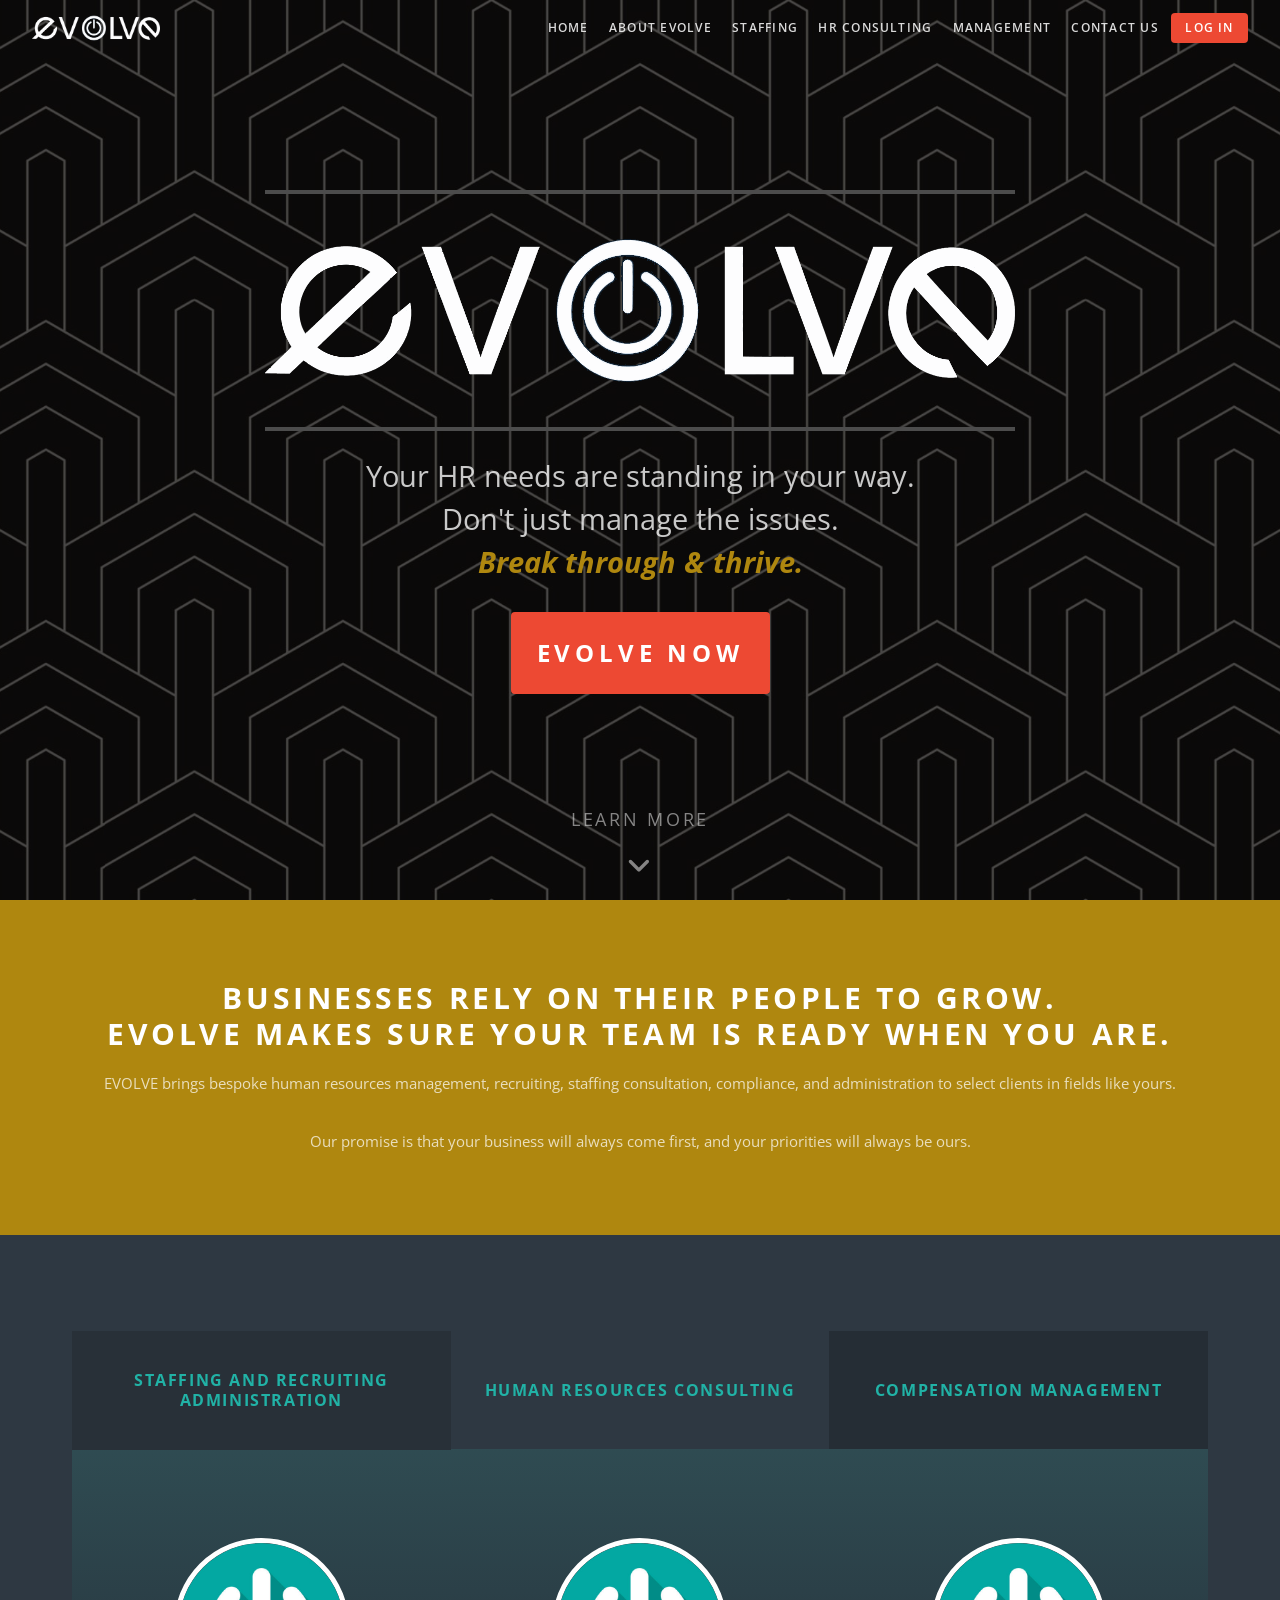
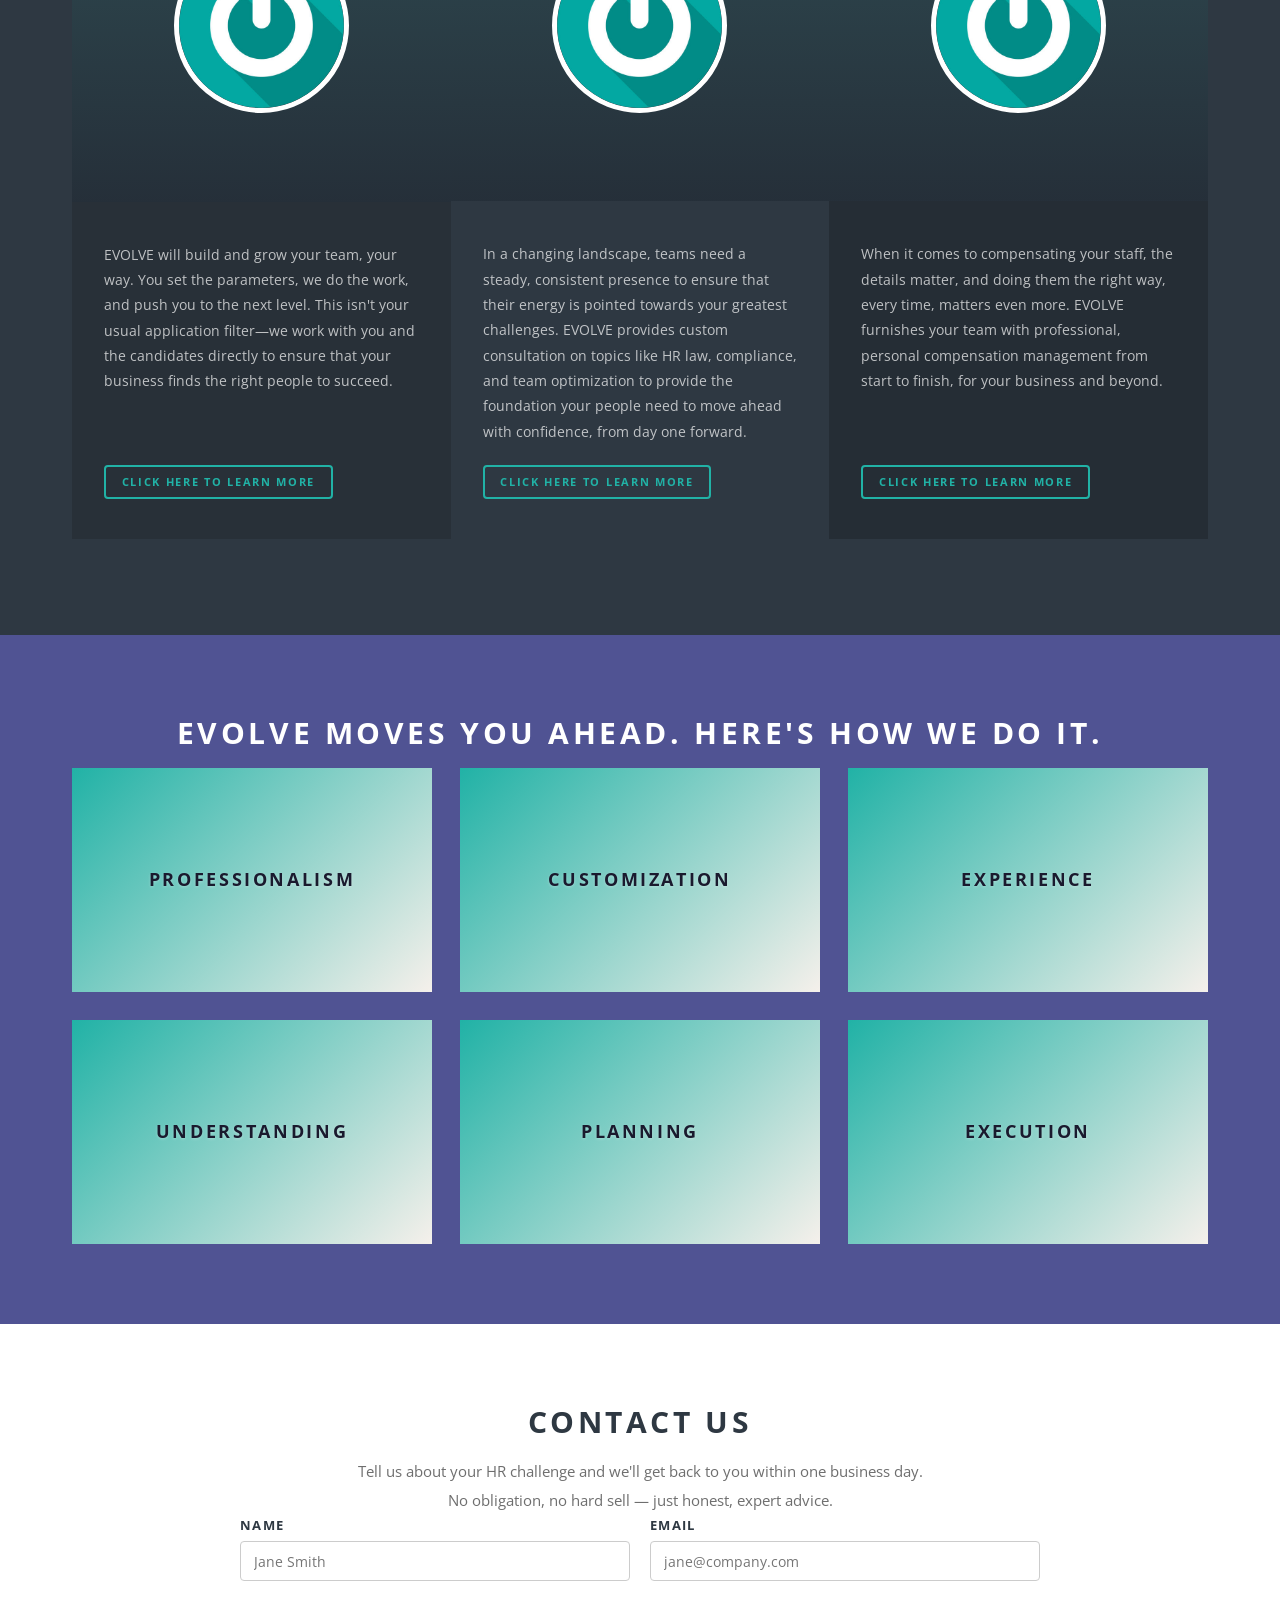
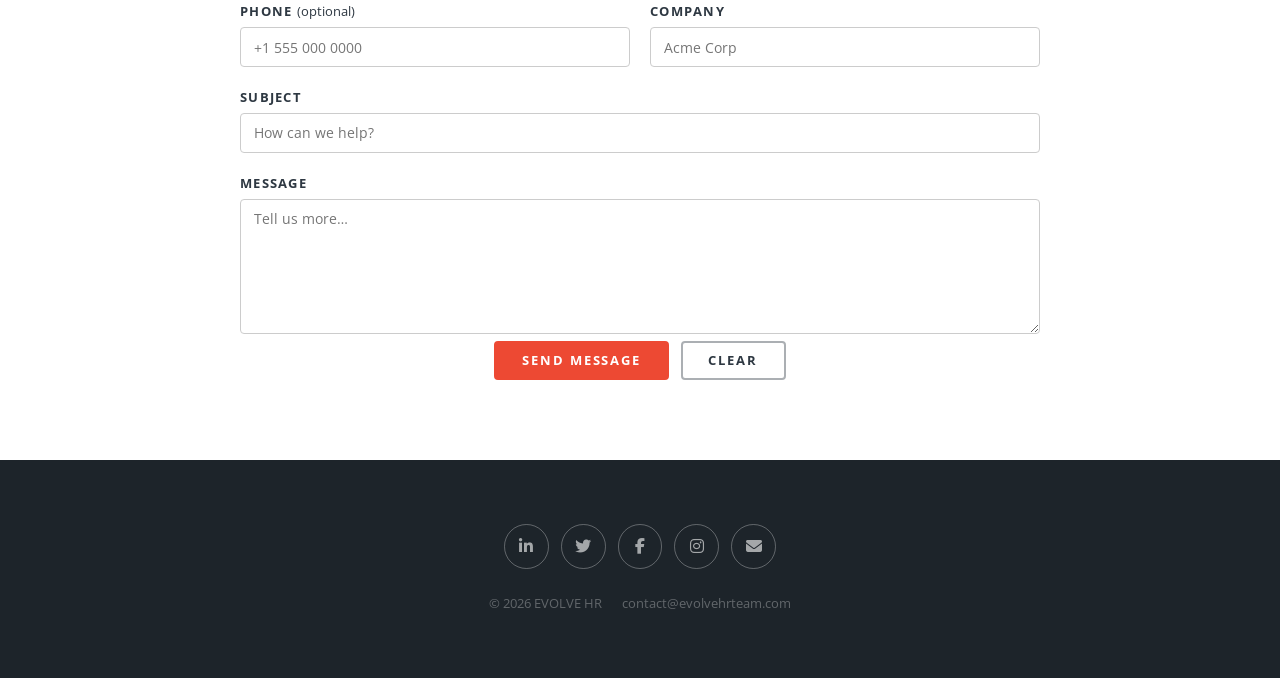
<file: public/index.html>
<!doctype html>
<html lang="en">
  <head>
    <title>EVOLVE — Human Resources Solutions</title>
    <meta charset="utf-8" />
    <meta
      name="viewport"
      content="width=device-width, initial-scale=1, user-scalable=no"
    />
    <link rel="shortcut icon" href="images/favicon.png" type="image/x-icon">
    <link rel="preconnect" href="https://fonts.googleapis.com" />
    <link rel="preconnect" href="https://fonts.gstatic.com" crossorigin />
    <link
      rel="stylesheet"
      href="https://fonts.googleapis.com/css2?family=Open+Sans:ital,wght@0,300;0,400;0,600;0,700;1,300&display=swap"
    />
    <link
      rel="stylesheet"
      href="https://cdnjs.cloudflare.com/ajax/libs/font-awesome/6.5.0/css/all.min.css"
    />
    <link rel="stylesheet" href="css/main.css" />
  </head>
  <body class="landing is-preload">
    <div id="page-wrapper">
      <!-- ═══════════════════════════════════════
       HEADER
  ═══════════════════════════════════════ -->
      <header id="header" class="alt">
        <h1>
          <a href="index.html">
            <!-- EVOLVE -->
            <img src="images/evolvo_glow.gif" alt="EVOLVE Logo" />
          </a>
        </h1>
        <nav id="nav">
          <ul>
            <li><a href="#banner">Home</a></li>
            <li><a href="about.html">About Evolve</a></li>
            <li><a href="staffing.html">Staffing</a></li>
            <li><a href="consulting.html">HR Consulting</a></li>
            <li><a href="management.html">Management</a></li>
            <li><a href="contact.html">Contact Us</a></li>
            <li class="special">
              <a href="#menu" class="menuToggle">Menu</a>
              <div id="menu">
                <ul>
                  <li><a href="#banner">Home</a></li>
                  <li><a href="about.html">About Evolve</a></li>
                  <li><a href="staffing.html">Staffing</a></li>
                  <li><a href="consulting.html">HR Consulting</a></li>
                  <li><a href="management.html">Management</a></li>
                  <li><a href="contact.html">Contact Us</a></li>
                  <li class="menu-separator">
                    <a
                      href="#"
                      onclick="
                        goToAuth();
                        return false;
                      "
                      id="nav-login-btn-mobile"
                      >Log In</a
                    >
                  </li>
                </ul>
              </div>
            </li>
            <li>
              <a
                href="#"
                class="button primary small"
                onclick="
                  goToAuth();
                  return false;
                "
                id="nav-login-btn"
                >Log In</a
              >
            </li>
          </ul>
        </nav>
      </header>

      <!-- ═══════════════════════════════════════
       BANNER — Hero
  ═══════════════════════════════════════ -->
      <section id="banner">
        <div class="inner">
          <!-- <h2 class="hero-title">EVOLVE</h2> -->
          <h2 class="hero-title">
            <img src="images/evolvo_glow.gif" alt="" />
          </h2>
          <p class="hero-sub">
            Your HR needs are standing in your way.<br />
            Don't just manage the issues.<br />
            <em>Break through &amp; thrive.</em>
          </p>
          <ul class="actions special">
            <li>
              <a
                href="#"
                class="button primary large"
                onclick="
                  goToAuth();
                  return false;
                "
                >EVOLVE NOW</a
              >
            </li>
          </ul>
        </div>
        <a href="#about" class="more scrolly">Learn More</a>
      </section>

      <!-- ═══════════════════════════════════════
       ABOUT — Turquoise block
  ═══════════════════════════════════════ -->
      <section id="about" class="wrapper style1 special">
        <div class="inner">
          <header class="major">
            <h2>
              Businesses rely on their people to grow.<br />EVOLVE makes sure
              your team is ready when you are.
            </h2>
            <p>
              EVOLVE brings bespoke human resources management, recruiting,
              staffing consultation, compliance, and administration to select
              clients in fields like yours.<br /><br />
              Our promise is that your business will always come first, and your
              priorities will always be ours.
            </p>
          </header>

          <!-- Diamond icons -->
          <ul class="icons-diamond d-none">
            <li>
              <a href="staffing.html" class="diamond-icon">
                <span class="diamond-shape">
                  <!-- Handshake SVG -->
                  <svg
                    viewBox="0 0 64 64"
                    xmlns="http://www.w3.org/2000/svg"
                    aria-hidden="true"
                  >
                    <g class="icon-default">
                      <path
                        d="M8 28l10-8h10l8 4 8-4h10l10 8-6 6-6-4v16H14V30l-6 4z"
                        stroke="currentColor"
                        stroke-width="2.5"
                        fill="none"
                        stroke-linejoin="round"
                      />
                      <path
                        d="M32 24l-6 6 6 6 6-6z"
                        stroke="currentColor"
                        stroke-width="2"
                        fill="none"
                      />
                    </g>
                    <g class="icon-hover">
                      <path
                        d="M8 28l10-8h10l8 4 8-4h10l10 8-6 6-6-4v16H14V30l-6 4z"
                        fill="currentColor"
                        opacity=".9"
                      />
                      <path
                        d="M32 24l-6 6 6 6 6-6z"
                        fill="white"
                        opacity=".8"
                      />
                    </g>
                  </svg>
                </span>
                <span class="diamond-label">Staffing</span>
              </a>
            </li>
            <li>
              <a href="consulting.html" class="diamond-icon">
                <span class="diamond-shape">
                  <!-- Light bulb SVG -->
                  <svg
                    viewBox="0 0 64 64"
                    xmlns="http://www.w3.org/2000/svg"
                    aria-hidden="true"
                  >
                    <g class="icon-default">
                      <circle
                        cx="32"
                        cy="26"
                        r="13"
                        stroke="currentColor"
                        stroke-width="2.5"
                        fill="none"
                      />
                      <line
                        x1="32"
                        y1="39"
                        x2="32"
                        y2="48"
                        stroke="currentColor"
                        stroke-width="2.5"
                      />
                      <line
                        x1="26"
                        y1="44"
                        x2="38"
                        y2="44"
                        stroke="currentColor"
                        stroke-width="2.5"
                      />
                      <line
                        x1="27"
                        y1="48"
                        x2="37"
                        y2="48"
                        stroke="currentColor"
                        stroke-width="2.5"
                      />
                      <line
                        x1="36"
                        y1="28"
                        x2="42"
                        y2="22"
                        stroke="currentColor"
                        stroke-width="2"
                      />
                    </g>
                    <g class="icon-hover">
                      <circle cx="32" cy="26" r="13" fill="currentColor" />
                      <line
                        x1="32"
                        y1="39"
                        x2="32"
                        y2="48"
                        stroke="white"
                        stroke-width="2.5"
                      />
                      <line
                        x1="26"
                        y1="44"
                        x2="38"
                        y2="44"
                        stroke="white"
                        stroke-width="2.5"
                      />
                      <line
                        x1="27"
                        y1="48"
                        x2="37"
                        y2="48"
                        stroke="white"
                        stroke-width="2.5"
                      />
                      <line
                        x1="36"
                        y1="28"
                        x2="42"
                        y2="22"
                        stroke="white"
                        stroke-width="2"
                      />
                    </g>
                  </svg>
                </span>
                <span class="diamond-label">Custom Consulting</span>
              </a>
            </li>
            <li>
              <a href="management.html" class="diamond-icon">
                <span class="diamond-shape">
                  <!-- Dollar sign SVG -->
                  <svg
                    viewBox="0 0 64 64"
                    xmlns="http://www.w3.org/2000/svg"
                    aria-hidden="true"
                  >
                    <g class="icon-default">
                      <circle
                        cx="32"
                        cy="32"
                        r="22"
                        stroke="currentColor"
                        stroke-width="2.5"
                        fill="none"
                      />
                      <text
                        x="32"
                        y="40"
                        text-anchor="middle"
                        font-size="28"
                        font-weight="700"
                        fill="currentColor"
                        font-family="Arial,sans-serif"
                      >
                        $
                      </text>
                    </g>
                    <g class="icon-hover">
                      <circle cx="32" cy="32" r="22" fill="currentColor" />
                      <text
                        x="32"
                        y="40"
                        text-anchor="middle"
                        font-size="28"
                        font-weight="700"
                        fill="white"
                        font-family="Arial,sans-serif"
                      >
                        $
                      </text>
                    </g>
                  </svg>
                </span>
                <span class="diamond-label">Compensation Management</span>
              </a>
            </li>
          </ul>
        </div>
      </section>

      <!-- ═══════════════════════════════════════
       SERVICES — Video sub-boxes
  ═══════════════════════════════════════ -->
      <section id="services" class="wrapper style-video">
        <div class="inner">
          <div class="video-boxes">
            <article class="video-box">
              <div class="video-head">
                <h3>Staffing and Recruiting Administration</h3>
              </div>
              <div class="video-wrap">
                <video autoplay muted loop playsinline>
                  <source
                    src="https://videos.pexels.com/video-files/3195440/3195440-uhd_2560_1440_25fps.mp4"
                    type="video/mp4"
                  />
                </video>
                <div class="video-overlay">
                  <a href="staffing.html">
                    <img src="images/power-icon.png" alt="Power Icon" />
                  </a>
                </div>
              </div>
              <div class="video-content">
                <!-- <h3>Staffing and Recruiting Administration</h3> -->
                <p>
                  EVOLVE will build and grow your team, your way. You set the
                  parameters, we do the work, and push you to the next level.
                  This isn't your usual application filter—we work with you and
                  the candidates directly to ensure that your business finds the
                  right people to succeed.
                </p>
                <a href="staffing.html" class="button small"
                  >Click here to learn more</a
                >
              </div>
            </article>

            <article class="video-box">
              <div class="video-head">
                <h3>Human Resources Consulting</h3>
              </div>
              <div class="video-wrap">
                <video autoplay muted loop playsinline>
                  <source
                    src="https://media.istockphoto.com/id/1347162924/video/4k-video-footage-of-a-young-businesswoman-holding-her-laptop-while-giving-a-business.mp4?s=mp4-640x640-is&k=20&c=Oh5kWOwcKz78ePfpMN3eYlvMd5Sy3Hy-RUb7c1ycPJM="
                    type="video/mp4"
                  />
                </video>
                <div class="video-overlay">
                  <a href="consulting.html">
                    <img src="images/power-icon.png" alt="Power Icon" />
                  </a>
                </div>
              </div>
              <div class="video-content">
                <!-- <h3>Human Resources Consulting</h3> -->
                <p>
                  In a changing landscape, teams need a steady, consistent
                  presence to ensure that their energy is pointed towards your
                  greatest challenges. EVOLVE provides custom consultation on
                  topics like HR law, compliance, and team optimization to
                  provide the foundation your people need to move ahead with
                  confidence, from day one forward.
                </p>
                <a href="consulting.html" class="button small"
                  >Click here to learn more</a
                >
              </div>
            </article>

            <article class="video-box">
              <div class="video-head">
                <h3>Compensation Management</h3>
              </div>
              <div class="video-wrap">
                <video autoplay muted loop playsinline>
                  <source
                    src="https://media.gettyimages.com/id/2236034442/video/women-handling-business-documents.mp4?s=mp4-640x640-gi&k=20&c=icRR1RumQmE-UbvjqEZjyQuxd7jbvKbImkrnbfwPQFA="
                    type="video/mp4"
                  />
                </video>
                <div class="video-overlay">
                  <a href="management.html">
                    <img src="images/power-icon.png" alt="Power Icon" />
                  </a>
                </div>
              </div>
              <div class="video-content">
                <!-- <h3>Compensation Management</h3> -->
                <p>
                  When it comes to compensating your staff, the details matter,
                  and doing them the right way, every time, matters even more.
                  EVOLVE furnishes your team with professional, personal
                  compensation management from start to finish, for your
                  business and beyond.
                </p>
                <a href="management.html" class="button small"
                  >Click here to learn more</a
                >
              </div>
            </article>
          </div>
        </div>
      </section>

      <!-- ═══════════════════════════════════════
       VALUE PROPS — Purple hover boxes
  ═══════════════════════════════════════ -->
      <section id="values" class="wrapper style3 special">
        <div class="inner">
          <header class="major">
            <h2>EVOLVE MOVES YOU AHEAD. HERE'S HOW WE DO IT.</h2>
          </header>
          <div class="value-grid">
            <div class="value-card" style="--grad-from: #21b2a6">
              <div class="value-front"><h3>Professionalism</h3></div>
              <div class="value-back">
                <p>
                  Our professionalism is our hallmark. Clients are our focus.
                  We're here to make it work.
                </p>
              </div>
            </div>

            <div class="value-card" style="--grad-from: #21b2a6">
              <div class="value-front"><h3>Customization</h3></div>
              <div class="value-back">
                <p>
                  First and foremost, our team is trained to listen and respond.
                  Evolve does more than just churn out the same solutions.
                </p>
              </div>
            </div>

            <div class="value-card" style="--grad-from: #21b2a6">
              <div class="value-front"><h3>Experience</h3></div>
              <div class="value-back">
                <p>
                  With nearly three decades under our collective management
                  team, Evolve has seen it and handled it, and has the know-how
                  your team needs.
                </p>
              </div>
            </div>

            <div class="value-card" style="--grad-from: #21b2a6">
              <div class="value-front"><h3>Understanding</h3></div>
              <div class="value-back">
                <p>
                  Evolution is about progress, and we work with you to make sure
                  your business moves with the changing seasons you find.
                </p>
              </div>
            </div>

            <div class="value-card" style="--grad-from: #21b2a6">
              <div class="value-front"><h3>Planning</h3></div>
              <div class="value-back">
                <p>
                  Ultimately, we plan to succeed with you, and share that plan
                  every step of the way.
                </p>
              </div>
            </div>

            <div class="value-card" style="--grad-from: #21b2a6">
              <div class="value-front"><h3>Execution</h3></div>
              <div class="value-back">
                <p>
                  We don't just say it—we actually do it. On time, on budget,
                  and with great communication.
                </p>
              </div>
            </div>
          </div>
        </div>
      </section>

      <!-- ═══════════════════════════════════════
       CONTACT SECTION
  ═══════════════════════════════════════ -->
      <section id="contact-section" class="wrapper style5">
        <div class="inner">
          <header class="major">
            <h2>Contact Us</h2>
            <p>
              Tell us about your HR challenge and we'll get back to you within
              one business day.<br />
              No obligation, no hard sell — just honest, expert advice.
            </p>
          </header>
          <form id="contact-form" class="contact-form" method="post">
            <div class="fields">
              <div class="field half">
                <label for="contact-name">Name</label>
                <input
                  type="text"
                  name="name"
                  id="contact-name"
                  placeholder="Jane Smith"
                  required
                />
              </div>
              <div class="field half">
                <label for="contact-email">Email</label>
                <input
                  type="email"
                  name="email"
                  id="contact-email"
                  placeholder="jane@company.com"
                  required
                />
              </div>
              <div class="field half">
                <label for="contact-phone"
                  >Phone
                  <span
                    style="
                      font-weight: 400;
                      text-transform: none;
                      letter-spacing: 0;
                    "
                    >(optional)</span
                  ></label
                >
                <input
                  type="tel"
                  name="phone"
                  id="contact-phone"
                  placeholder="+1 555 000 0000"
                />
              </div>
              <div class="field half">
                <label for="contact-company">Company</label>
                <input
                  type="text"
                  name="company"
                  id="contact-company"
                  placeholder="Acme Corp"
                  required
                />
              </div>
              <div class="field">
                <label for="contact-subject">Subject</label>
                <input
                  type="text"
                  name="subject"
                  id="contact-subject"
                  placeholder="How can we help?"
                  required
                />
              </div>
              <div class="field">
                <label for="contact-message">Message</label>
                <textarea
                  name="message"
                  id="contact-message"
                  rows="6"
                  placeholder="Tell us more…"
                  required
                ></textarea>
              </div>
            </div>
            <ul class="actions special">
              <li>
                <input type="submit" value="Send Message" class="primary" />
              </li>
              <li><input type="reset" value="Clear" /></li>
            </ul>
          </form>
          <div
            id="contact-message-div"
            style="
              display: none;
              margin-top: 2em;
              padding: 1.25em 1.5em;
              border-radius: 4px;
            "
          ></div>
        </div>
      </section>

      <!-- ═══════════════════════════════════════
       FOOTER
  ═══════════════════════════════════════ -->
      <footer id="footer">
        <ul class="icons">
          <li>
            <a href="#" aria-label="LinkedIn"
              ><i class="fab fa-linkedin-in"></i
            ></a>
          </li>
          <li>
            <a href="#" aria-label="Twitter"><i class="fab fa-twitter"></i></a>
          </li>
          <li>
            <a href="#" aria-label="Facebook"
              ><i class="fab fa-facebook-f"></i
            ></a>
          </li>
          <li>
            <a href="#" aria-label="Instagram"
              ><i class="fab fa-instagram"></i
            ></a>
          </li>
          <li>
            <a href="mailto:contact@evolvehrteam.com" aria-label="Email"
              ><i class="fas fa-envelope"></i
            ></a>
          </li>
        </ul>
        <ul class="copyright">
          <li>&copy; <script>document.write(new Date().getFullYear());</script> EVOLVE HR</li>
          <li>contact@evolvehrteam.com</li>
        </ul>
      </footer>
    </div>
    <!-- /page-wrapper -->

    <!-- ═══════════════════════════════════════
     AUTH MODAL
═══════════════════════════════════════ -->
    <div id="auth-modal" class="modal-overlay" style="display: none">
      <div class="modal-box">
        <button
          class="modal-close"
          onclick="closeAuthModal()"
          aria-label="Close"
        >
          &times;
        </button>
        <div id="login-tab" class="auth-tab active">
          <header class="modal-header">
            <h2>Welcome Back</h2>
            <p>Sign in to your EVOLVE HR portal</p>
          </header>
          <form id="login-form">
            <div class="field">
              <label for="login-email">Email</label>
              <input
                type="email"
                id="login-email"
                placeholder="you@company.com"
                required
              />
            </div>
            <div class="field">
              <label for="login-password">Password</label>
              <input
                type="password"
                id="login-password"
                placeholder="••••••••"
                required
              />
            </div>
            <ul class="actions">
              <li><input type="submit" value="Login" class="primary fit" /></li>
            </ul>
          </form>
          <p class="auth-toggle">
            Need an Evolve account? <a href="contact.html">Let us know!</a>
          </p>
        </div>

        <div id="register-tab" class="auth-tab">
          <header class="modal-header">
            <h2>Create Account</h2>
            <p>Join the EVOLVE HR client portal</p>
          </header>
          <form id="register-form">
            <div class="fields">
              <div class="field half">
                <label for="register-firstname">First Name</label>
                <input
                  type="text"
                  id="register-firstname"
                  placeholder="Jane"
                  required
                />
              </div>
              <div class="field half">
                <label for="register-lastname">Last Name</label>
                <input
                  type="text"
                  id="register-lastname"
                  placeholder="Smith"
                  required
                />
              </div>
            </div>
            <div class="field">
              <label for="register-email">Email</label>
              <input
                type="email"
                id="register-email"
                placeholder="you@company.com"
                required
              />
            </div>
            <div class="fields">
              <div class="field half">
                <label for="register-phone"
                  >Phone
                  <span
                    style="
                      font-weight: 400;
                      text-transform: none;
                      letter-spacing: 0;
                    "
                    >(optional)</span
                  ></label
                >
                <input
                  type="tel"
                  id="register-phone"
                  placeholder="+1 555 000 0000"
                />
              </div>
              <div class="field half">
                <label for="register-company">Company</label>
                <input
                  type="text"
                  id="register-company"
                  placeholder="Acme Corp"
                  required
                />
              </div>
            </div>
            <div class="field">
              <label for="register-password">Password</label>
              <input
                type="password"
                id="register-password"
                placeholder="••••••••"
                required
              />
            </div>
            <ul class="actions">
              <li>
                <input
                  type="submit"
                  value="Create Account"
                  class="primary fit"
                />
              </li>
            </ul>
          </form>
          <p class="auth-toggle">
            Already a member?
            <a
              href="#"
              onclick="
                switchTab('login');
                return false;
              "
              >Login</a
            >
          </p>
        </div>
      </div>
    </div>

    <script src="js/main.js"></script>
    <script src="js/auth.js"></script>
    <script>
      // Safety fallback — ensure modal functions are always defined even if main.js errors
      if (typeof closeAuthModal === "undefined") {
        window.closeAuthModal = function () {
          var m = document.getElementById("auth-modal");
          if (m) m.style.display = "none";
        };
      }
      if (typeof openAuthModal === "undefined") {
        window.openAuthModal = function () {
          var m = document.getElementById("auth-modal");
          if (m) m.style.display = "flex";
        };
      }
    </script>
  </body>
</html>
</file>
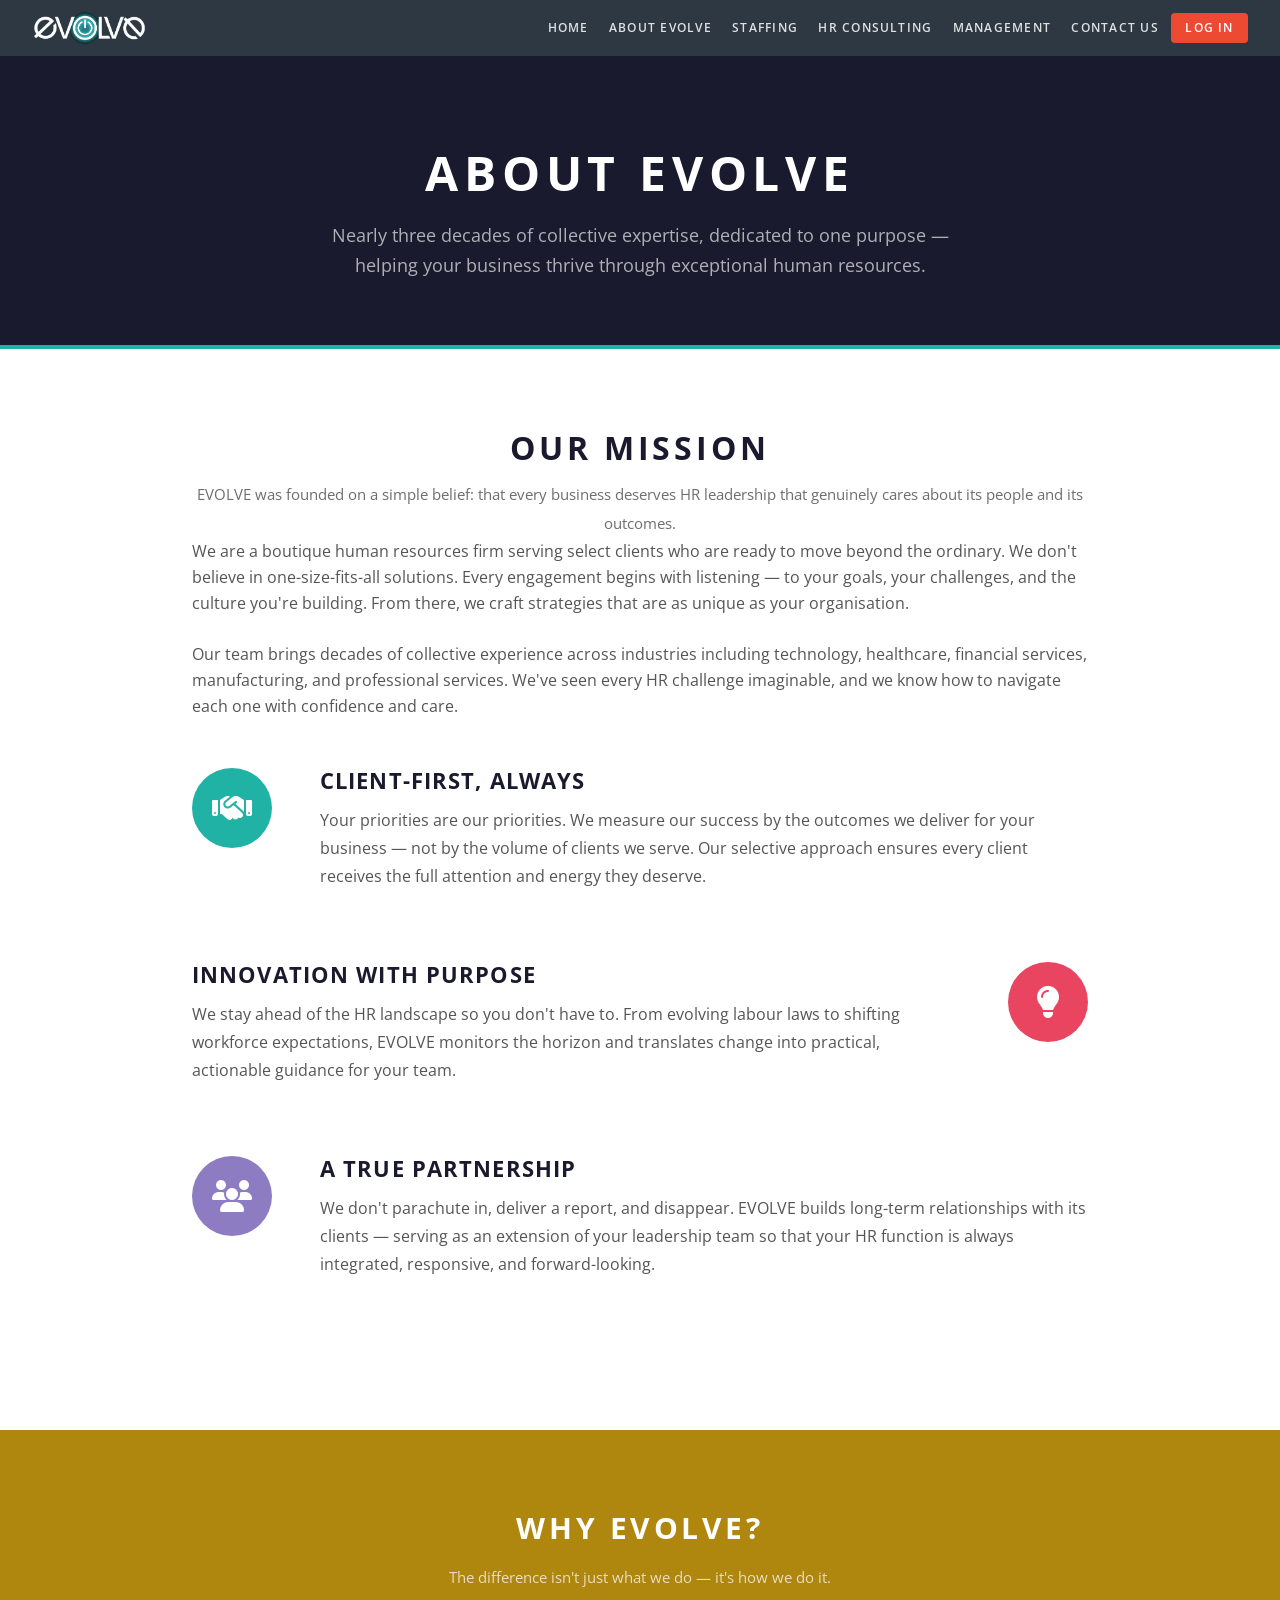
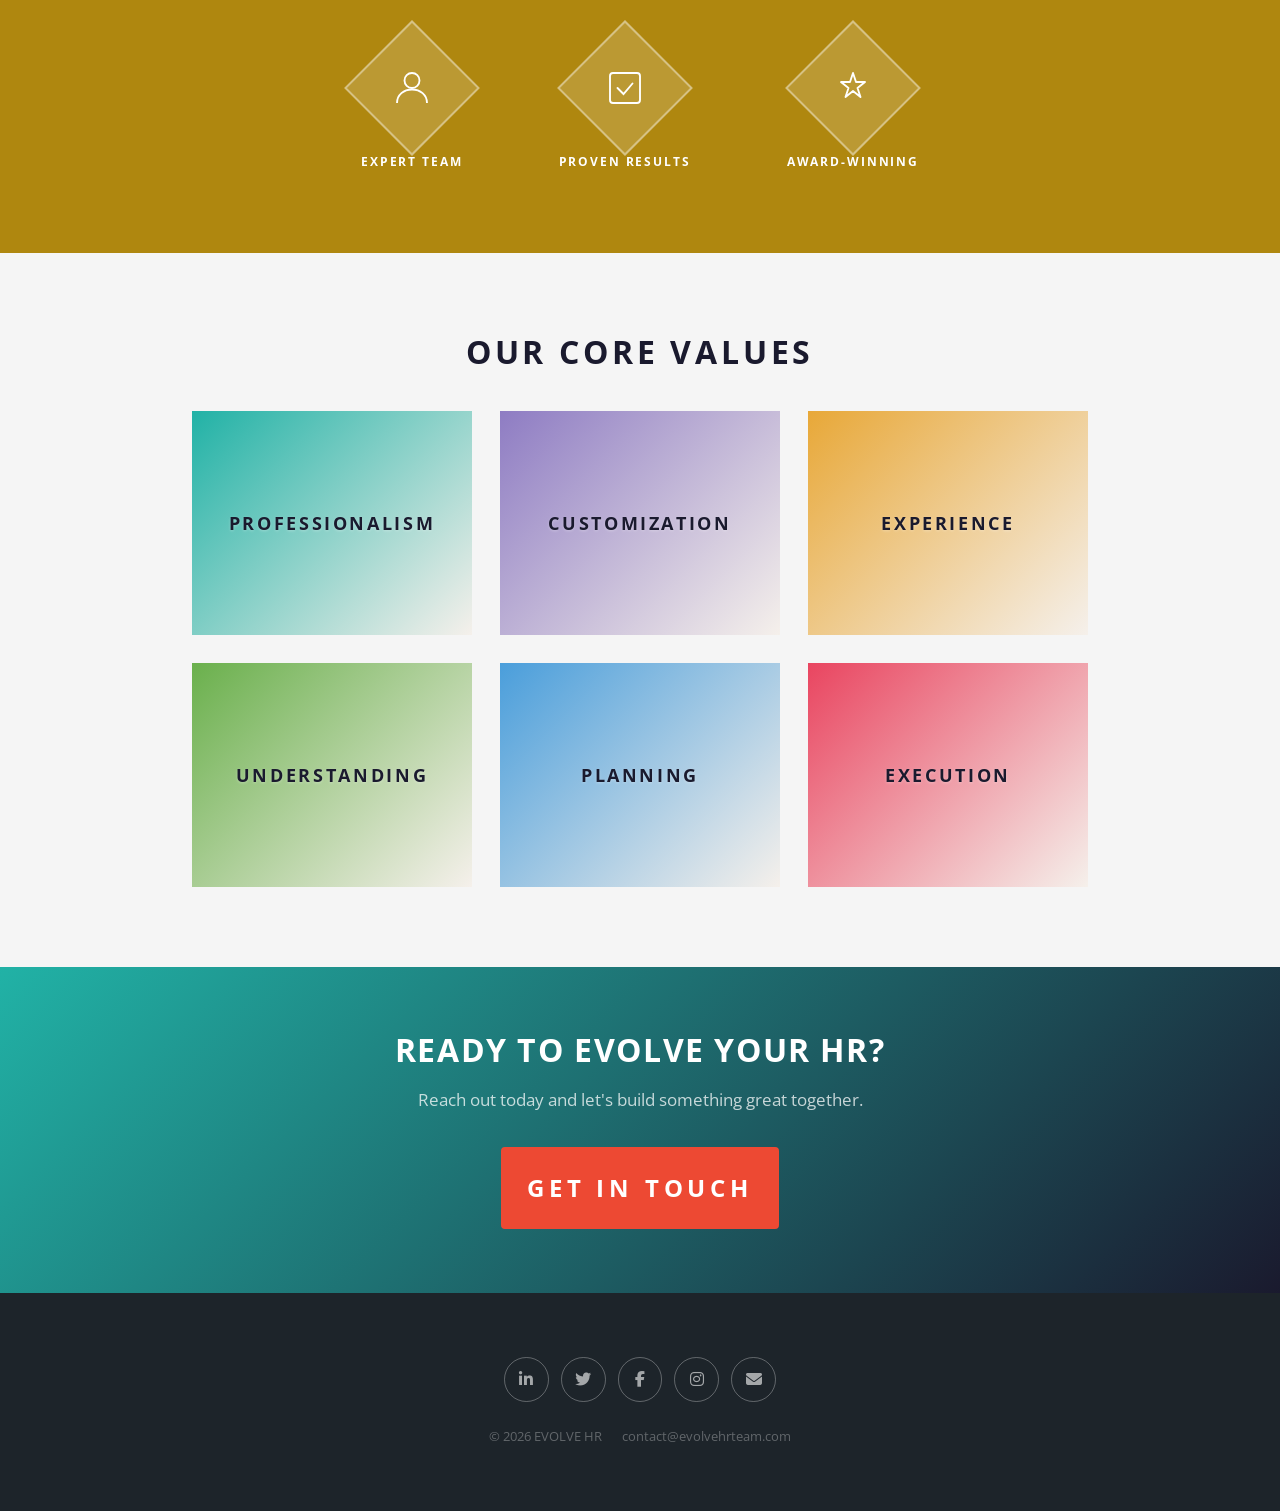
<file: public/about.html>
<!DOCTYPE HTML>
<html lang="en">
<head>
  <title>About EVOLVE — HR Solutions</title>
  <meta charset="utf-8" />
  <meta name="viewport" content="width=device-width, initial-scale=1, user-scalable=no" />
  <link rel="shortcut icon" href="images/favicon.png" type="image/x-icon">
  <link rel="preconnect" href="https://fonts.googleapis.com" />
  <link rel="preconnect" href="https://fonts.gstatic.com" crossorigin />
  <link rel="stylesheet" href="https://fonts.googleapis.com/css2?family=Open+Sans:ital,wght@0,300;0,400;0,600;0,700;1,300&display=swap" />
  <link rel="stylesheet" href="https://cdnjs.cloudflare.com/ajax/libs/font-awesome/6.5.0/css/all.min.css" />
  <link rel="stylesheet" href="css/main.css" />
</head>
<body class="is-preload">
<div id="page-wrapper">

  <!-- HEADER -->
  <header id="header">
    <h1><a href="index.html">
            <!-- EVOLVE -->
            <img src="images/evolvo_glow_new.gif" alt="EVOLVE Logo" />
          </a></h1>
    <nav id="nav">
      <ul>
        <li><a href="index.html">Home</a></li>
        <li><a href="about.html">About Evolve</a></li>
        <li><a href="staffing.html">Staffing</a></li>
        <li><a href="consulting.html">HR Consulting</a></li>
        <li><a href="management.html">Management</a></li>
        <li><a href="contact.html">Contact Us</a></li>
        <li class="special">
          <a href="#menu" class="menuToggle"><span>Menu</span></a>
          <div id="menu">
            <ul>
              <li><a href="index.html">Home</a></li>
              <li><a href="about.html">About Evolve</a></li>
              <li><a href="staffing.html">Staffing</a></li>
              <li><a href="consulting.html">HR Consulting</a></li>
              <li><a href="management.html">Management</a></li>
              <li><a href="contact.html">Contact Us</a></li>
              <li class="menu-separator"><a href="#" onclick="goToAuth(); return false;" id="nav-login-btn-mobile">Log In</a></li>
            </ul>
          </div>
        </li>
        <li><a href="#" class="button primary small" onclick="goToAuth(); return false;" id="nav-login-btn">Log In</a></li>
      </ul>
    </nav>
  </header>

  <!-- PAGE BANNER -->
  <div class="page-banner">
    <h1>About EVOLVE</h1>
    <p>Nearly three decades of collective expertise, dedicated to one purpose — helping your business thrive through exceptional human resources.</p>
  </div>

  <!-- MISSION -->
  <section class="wrapper style-white">
    <div class="inner">
      <header class="major">
        <h2>Our Mission</h2>
        <p>EVOLVE was founded on a simple belief: that every business deserves HR leadership that genuinely cares about its people and its outcomes.</p>
      </header>
      <p>We are a boutique human resources firm serving select clients who are ready to move beyond the ordinary. We don't believe in one-size-fits-all solutions. Every engagement begins with listening — to your goals, your challenges, and the culture you're building. From there, we craft strategies that are as unique as your organisation.</p>
      <p>Our team brings decades of collective experience across industries including technology, healthcare, financial services, manufacturing, and professional services. We've seen every HR challenge imaginable, and we know how to navigate each one with confidence and care.</p>

      <div class="feature-row" style="margin-top:3em;">
        <div class="feature-icon"><i class="fa fa-handshake"></i></div>
        <div class="feature-text">
          <h3>Client-First, Always</h3>
          <p>Your priorities are our priorities. We measure our success by the outcomes we deliver for your business — not by the volume of clients we serve. Our selective approach ensures every client receives the full attention and energy they deserve.</p>
        </div>
      </div>

      <div class="feature-row reverse">
        <div class="feature-icon" style="background:#e94560;"><i class="fa fa-lightbulb"></i></div>
        <div class="feature-text">
          <h3>Innovation with Purpose</h3>
          <p>We stay ahead of the HR landscape so you don't have to. From evolving labour laws to shifting workforce expectations, EVOLVE monitors the horizon and translates change into practical, actionable guidance for your team.</p>
        </div>
      </div>

      <div class="feature-row">
        <div class="feature-icon" style="background:#8e7cc3;"><i class="fa fa-users"></i></div>
        <div class="feature-text">
          <h3>A True Partnership</h3>
          <p>We don't parachute in, deliver a report, and disappear. EVOLVE builds long-term relationships with its clients — serving as an extension of your leadership team so that your HR function is always integrated, responsive, and forward-looking.</p>
        </div>
      </div>
    </div>
  </section>

  <!-- WHY EVOLVE -->
  <section class="wrapper style1 special">
    <div class="inner">
      <header class="major">
        <h2>Why EVOLVE?</h2>
        <p>The difference isn't just what we do — it's how we do it.</p>
      </header>
      <ul class="icons-diamond">
        <li>
          <span class="diamond-icon">
            <span class="diamond-shape">
              <svg viewBox="0 0 64 64" xmlns="http://www.w3.org/2000/svg" aria-hidden="true">
                <g class="icon-default">
                  <circle cx="32" cy="22" r="10" stroke="currentColor" stroke-width="2.5" fill="none"/>
                  <path d="M12 52c0-11 9-18 20-18s20 7 20 18" stroke="currentColor" stroke-width="2.5" fill="none"/>
                </g>
                <g class="icon-hover">
                  <circle cx="32" cy="22" r="10" fill="currentColor"/>
                  <path d="M12 52c0-11 9-18 20-18s20 7 20 18" stroke="white" stroke-width="2.5" fill="none"/>
                </g>
              </svg>
            </span>
            <span class="diamond-label">Expert Team</span>
          </span>
        </li>
        <li>
          <span class="diamond-icon">
            <span class="diamond-shape">
              <svg viewBox="0 0 64 64" xmlns="http://www.w3.org/2000/svg" aria-hidden="true">
                <g class="icon-default">
                  <rect x="12" y="12" width="40" height="40" rx="4" stroke="currentColor" stroke-width="2.5" fill="none"/>
                  <path d="M22 32l8 8 12-14" stroke="currentColor" stroke-width="2.5" fill="none" stroke-linecap="round"/>
                </g>
                <g class="icon-hover">
                  <rect x="12" y="12" width="40" height="40" rx="4" fill="currentColor"/>
                  <path d="M22 32l8 8 12-14" stroke="white" stroke-width="2.5" fill="none" stroke-linecap="round"/>
                </g>
              </svg>
            </span>
            <span class="diamond-label">Proven Results</span>
          </span>
        </li>
        <li>
          <span class="diamond-icon">
            <span class="diamond-shape">
              <svg viewBox="0 0 64 64" xmlns="http://www.w3.org/2000/svg" aria-hidden="true">
                <g class="icon-default">
                  <path d="M32 12l4 12h12l-10 8 4 12-10-8-10 8 4-12-10-8h12z" stroke="currentColor" stroke-width="2.5" fill="none" stroke-linejoin="round"/>
                </g>
                <g class="icon-hover">
                  <path d="M32 12l4 12h12l-10 8 4 12-10-8-10 8 4-12-10-8h12z" fill="currentColor"/>
                </g>
              </svg>
            </span>
            <span class="diamond-label">Award-Winning</span>
          </span>
        </li>
      </ul>
    </div>
  </section>

  <!-- VALUES QUICK VIEW -->
  <section class="wrapper style-grey">
    <div class="inner">
      <header class="major" style="text-align:center;margin-bottom:2.5em;">
        <h2 style="color:#1a1a2e;">Our Core Values</h2>
      </header>
      <div class="value-grid">
        <div class="value-card" style="--grad-from:#21b2a6;">
          <div class="value-front"><h3>Professionalism</h3></div>
          <div class="value-back"><p>Our professionalism is our hallmark. Clients are our focus. We're here to make it work.</p></div>
        </div>
        <div class="value-card" style="--grad-from:#8e7cc3;">
          <div class="value-front"><h3>Customization</h3></div>
          <div class="value-back"><p>Our team listens and responds. We go beyond cookie-cutter solutions every time.</p></div>
        </div>
        <div class="value-card" style="--grad-from:#e8a838;">
          <div class="value-front"><h3>Experience</h3></div>
          <div class="value-back"><p>Nearly three decades of collective management experience across diverse industries.</p></div>
        </div>
        <div class="value-card" style="--grad-from:#6ab04c;">
          <div class="value-front"><h3>Understanding</h3></div>
          <div class="value-back"><p>We move with the changing seasons your business finds — adaptive, not reactive.</p></div>
        </div>
        <div class="value-card" style="--grad-from:#4a9edb;">
          <div class="value-front"><h3>Planning</h3></div>
          <div class="value-back"><p>We plan to succeed with you and share that plan every step of the way.</p></div>
        </div>
        <div class="value-card" style="--grad-from:#e94560;">
          <div class="value-front"><h3>Execution</h3></div>
          <div class="value-back"><p>We don't just say it — we do it. On time, on budget, with great communication.</p></div>
        </div>
      </div>
    </div>
  </section>

  <!-- CTA -->
  <section class="cta-band">
    <h2>Ready to Evolve Your HR?</h2>
    <p>Reach out today and let's build something great together.</p>
    <a href="contact.html" class="button primary large">Get In Touch</a>
  </section>

  <!-- FOOTER -->
  <footer id="footer">
    <ul class="icons">
      <li><a href="#" aria-label="LinkedIn"><i class="fab fa-linkedin-in"></i></a></li>
      <li><a href="#" aria-label="Twitter"><i class="fab fa-twitter"></i></a></li>
      <li><a href="#" aria-label="Facebook"><i class="fab fa-facebook-f"></i></a></li>
      <li><a href="#" aria-label="Instagram"><i class="fab fa-instagram"></i></a></li>
      <li><a href="mailto:contact@evolvehrteam.com" aria-label="Email"><i class="fas fa-envelope"></i></a></li>
    </ul>
    <ul class="copyright">
      <li>&copy; <script>document.write(new Date().getFullYear());</script> EVOLVE HR</li>
      <li>contact@evolvehrteam.com</li>
    </ul>
  </footer>

</div><!-- /page-wrapper -->

<!-- ═══════════════════════════════════════
     AUTH MODAL
═══════════════════════════════════════ -->
    <div id="auth-modal" class="modal-overlay" style="display: none">
      <div class="modal-box">
        <button
          class="modal-close"
          onclick="closeAuthModal()"
          aria-label="Close"
        >
          &times;
        </button>
        <div id="login-tab" class="auth-tab active">
          <header class="modal-header">
            <h2>Welcome Back</h2>
            <p>Sign in to your EVOLVE HR portal</p>
          </header>
          <form id="login-form">
            <div class="field">
              <label for="login-email">Email</label>
              <input
                type="email"
                id="login-email"
                placeholder="you@company.com"
                required
              />
            </div>
            <div class="field">
              <label for="login-password">Password</label>
              <input
                type="password"
                id="login-password"
                placeholder="••••••••"
                required
              />
            </div>
            <ul class="actions">
              <li><input type="submit" value="Login" class="primary fit" /></li>
            </ul>
          </form>
          <p class="auth-toggle">
            Need an Evolve account? <a href="contact.html">Let us know!</a>
          </p>
        </div>

        <div id="register-tab" class="auth-tab">
          <header class="modal-header">
            <h2>Create Account</h2>
            <p>Join the EVOLVE HR client portal</p>
          </header>
          <form id="register-form">
            <div class="fields">
              <div class="field half">
                <label for="register-firstname">First Name</label>
                <input
                  type="text"
                  id="register-firstname"
                  placeholder="Jane"
                  required
                />
              </div>
              <div class="field half">
                <label for="register-lastname">Last Name</label>
                <input
                  type="text"
                  id="register-lastname"
                  placeholder="Smith"
                  required
                />
              </div>
            </div>
            <div class="field">
              <label for="register-email">Email</label>
              <input
                type="email"
                id="register-email"
                placeholder="you@company.com"
                required
              />
            </div>
            <div class="fields">
              <div class="field half">
                <label for="register-phone"
                  >Phone
                  <span
                    style="
                      font-weight: 400;
                      text-transform: none;
                      letter-spacing: 0;
                    "
                    >(optional)</span
                  ></label
                >
                <input
                  type="tel"
                  id="register-phone"
                  placeholder="+1 555 000 0000"
                />
              </div>
              <div class="field half">
                <label for="register-company">Company</label>
                <input
                  type="text"
                  id="register-company"
                  placeholder="Acme Corp"
                  required
                />
              </div>
            </div>
            <div class="field">
              <label for="register-password">Password</label>
              <input
                type="password"
                id="register-password"
                placeholder="••••••••"
                required
              />
            </div>
            <ul class="actions">
              <li>
                <input
                  type="submit"
                  value="Create Account"
                  class="primary fit"
                />
              </li>
            </ul>
          </form>
          <p class="auth-toggle">
            Already a member?
            <a
              href="#"
              onclick="
                switchTab('login');
                return false;
              "
              >Login</a
            >
          </p>
        </div>
      </div>
    </div>

<script src="js/main.js"></script>
<script src="js/auth.js"></script>
</body>
</html>
</file>
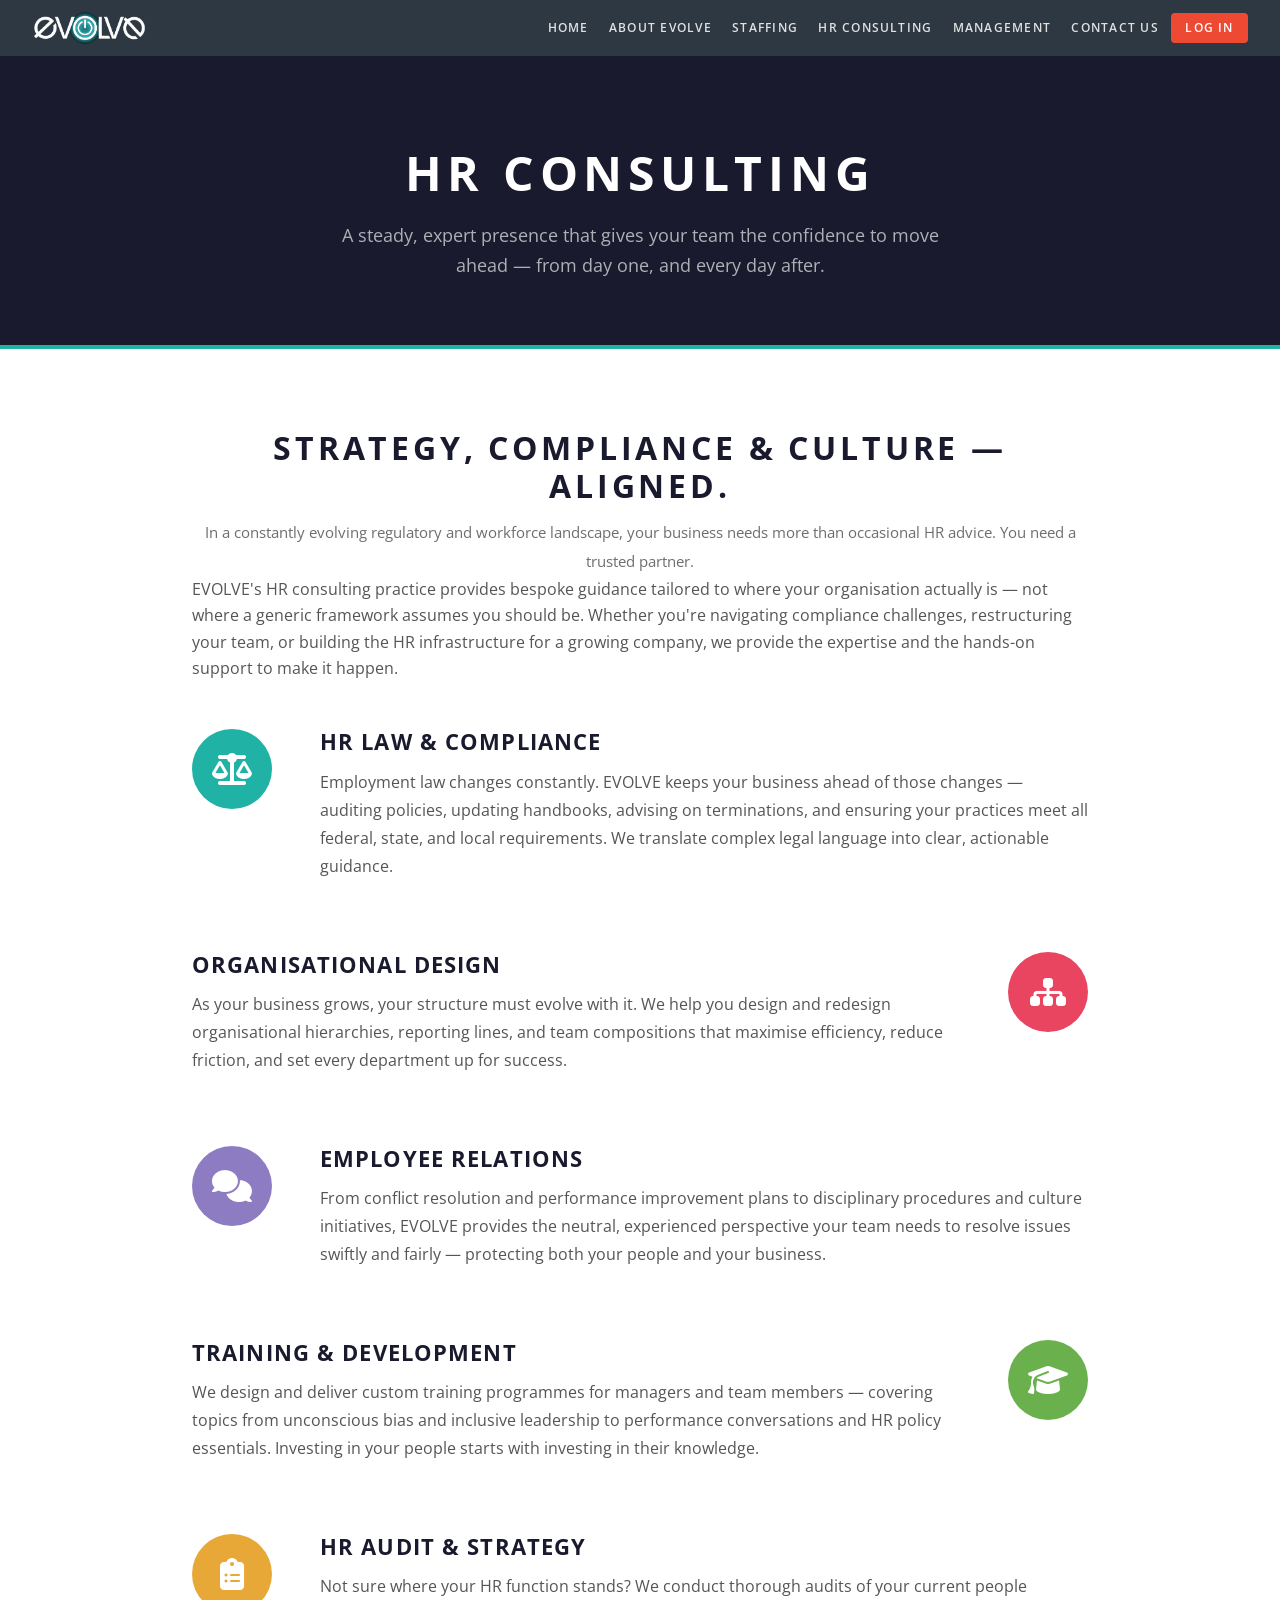
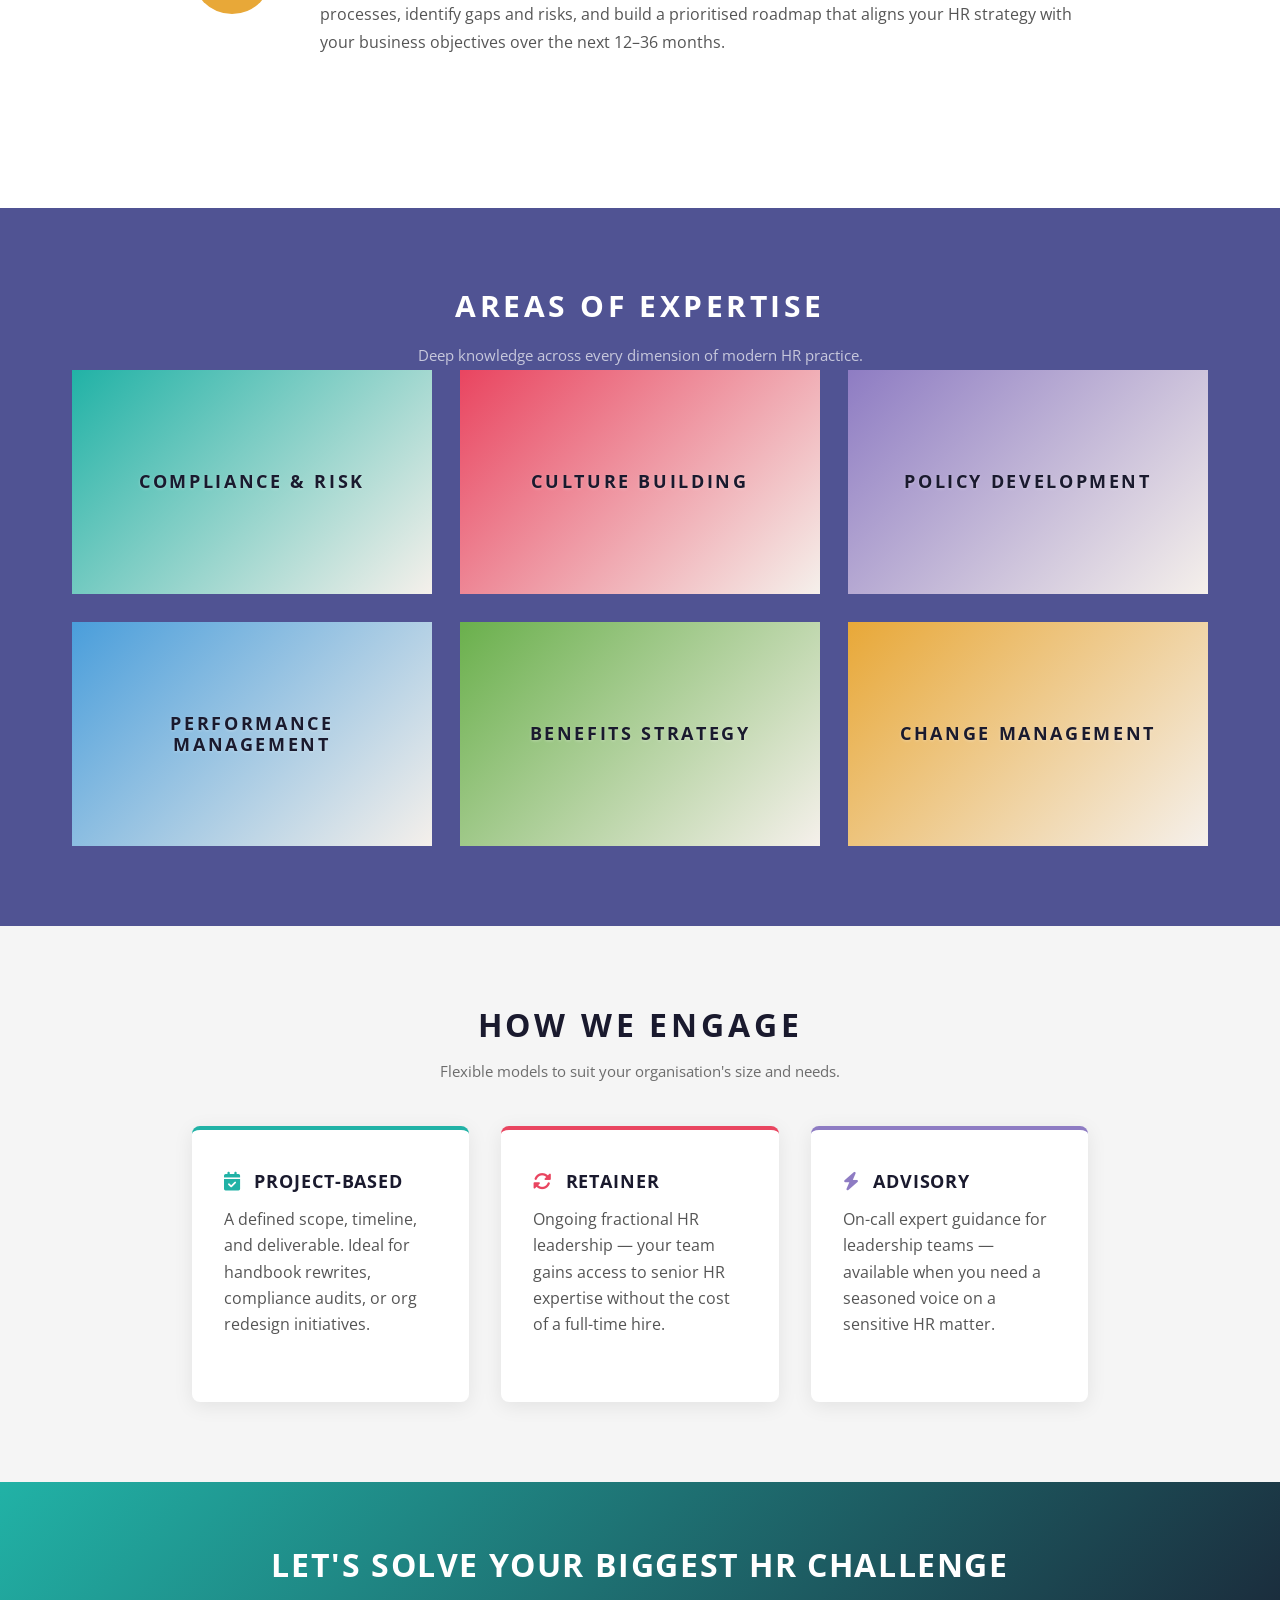
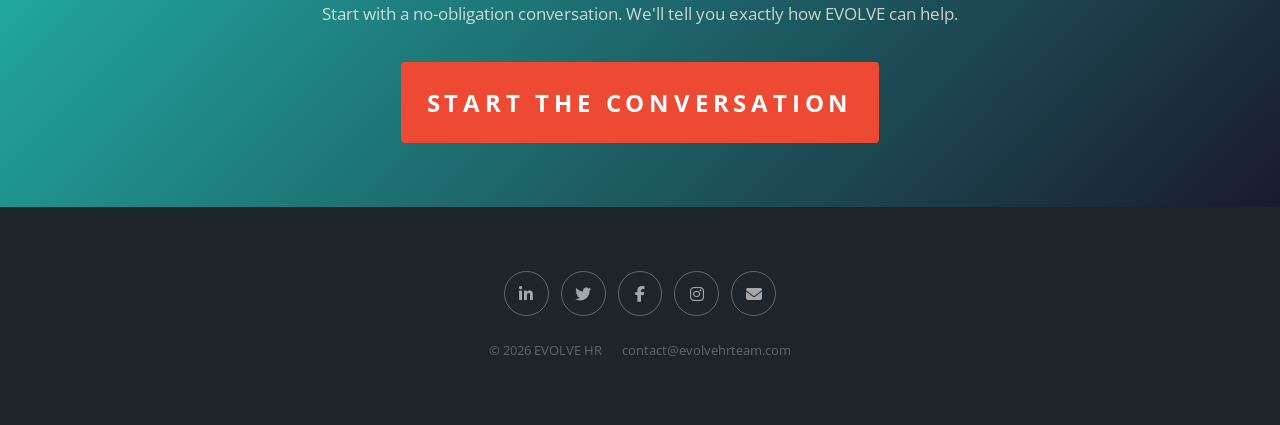
<file: public/consulting.html>
<!DOCTYPE HTML>
<html lang="en">
<head>
  <title>HR Consulting — EVOLVE HR</title>
  <meta charset="utf-8" />
  <meta name="viewport" content="width=device-width, initial-scale=1, user-scalable=no" />
  <link rel="shortcut icon" href="images/favicon.png" type="image/x-icon">
  <link rel="preconnect" href="https://fonts.googleapis.com" />
  <link rel="preconnect" href="https://fonts.gstatic.com" crossorigin />
  <link rel="stylesheet" href="https://fonts.googleapis.com/css2?family=Open+Sans:ital,wght@0,300;0,400;0,600;0,700;1,300&display=swap" />
  <link rel="stylesheet" href="https://cdnjs.cloudflare.com/ajax/libs/font-awesome/6.5.0/css/all.min.css" />
  <link rel="stylesheet" href="css/main.css" />
</head>
<body class="is-preload">
<div id="page-wrapper">

  <!-- HEADER -->
  <header id="header">
    <h1><a href="index.html">
            <!-- EVOLVE -->
            <img src="images/evolvo_glow_new.gif" alt="EVOLVE Logo" />
          </a></h1>
    <nav id="nav">
      <ul>
        <li><a href="index.html">Home</a></li>
        <li><a href="about.html">About Evolve</a></li>
        <li><a href="staffing.html">Staffing</a></li>
        <li><a href="consulting.html">HR Consulting</a></li>
        <li><a href="management.html">Management</a></li>
        <li><a href="contact.html">Contact Us</a></li>
        <li class="special">
          <a href="#menu" class="menuToggle"><span>Menu</span></a>
          <div id="menu">
            <ul>
              <li><a href="index.html">Home</a></li>
              <li><a href="about.html">About Evolve</a></li>
              <li><a href="staffing.html">Staffing</a></li>
              <li><a href="consulting.html">HR Consulting</a></li>
              <li><a href="management.html">Management</a></li>
              <li><a href="contact.html">Contact Us</a></li>
              <li class="menu-separator"><a href="#" onclick="goToAuth(); return false;" id="nav-login-btn-mobile">Log In</a></li>
            </ul>
          </div>
        </li>
        <li><a href="#" class="button primary small" onclick="goToAuth(); return false;" id="nav-login-btn">Log In</a></li>
      </ul>
    </nav>
  </header>

  <!-- PAGE BANNER -->
  <div class="page-banner">
    <h1>HR Consulting</h1>
    <p>A steady, expert presence that gives your team the confidence to move ahead — from day one, and every day after.</p>
  </div>

  <!-- INTRO -->
  <section class="wrapper style-white">
    <div class="inner">
      <header class="major">
        <h2>Strategy, Compliance &amp; Culture — Aligned.</h2>
        <p>In a constantly evolving regulatory and workforce landscape, your business needs more than occasional HR advice. You need a trusted partner.</p>
      </header>
      <p>EVOLVE's HR consulting practice provides bespoke guidance tailored to where your organisation actually is — not where a generic framework assumes you should be. Whether you're navigating compliance challenges, restructuring your team, or building the HR infrastructure for a growing company, we provide the expertise and the hands-on support to make it happen.</p>

      <div class="feature-row" style="margin-top:3em;">
        <div class="feature-icon"><i class="fa fa-scale-balanced"></i></div>
        <div class="feature-text">
          <h3>HR Law &amp; Compliance</h3>
          <p>Employment law changes constantly. EVOLVE keeps your business ahead of those changes — auditing policies, updating handbooks, advising on terminations, and ensuring your practices meet all federal, state, and local requirements. We translate complex legal language into clear, actionable guidance.</p>
        </div>
      </div>

      <div class="feature-row reverse">
        <div class="feature-icon" style="background:#e94560;"><i class="fa fa-sitemap"></i></div>
        <div class="feature-text">
          <h3>Organisational Design</h3>
          <p>As your business grows, your structure must evolve with it. We help you design and redesign organisational hierarchies, reporting lines, and team compositions that maximise efficiency, reduce friction, and set every department up for success.</p>
        </div>
      </div>

      <div class="feature-row">
        <div class="feature-icon" style="background:#8e7cc3;"><i class="fa fa-comments"></i></div>
        <div class="feature-text">
          <h3>Employee Relations</h3>
          <p>From conflict resolution and performance improvement plans to disciplinary procedures and culture initiatives, EVOLVE provides the neutral, experienced perspective your team needs to resolve issues swiftly and fairly — protecting both your people and your business.</p>
        </div>
      </div>

      <div class="feature-row reverse">
        <div class="feature-icon" style="background:#6ab04c;"><i class="fa fa-graduation-cap"></i></div>
        <div class="feature-text">
          <h3>Training &amp; Development</h3>
          <p>We design and deliver custom training programmes for managers and team members — covering topics from unconscious bias and inclusive leadership to performance conversations and HR policy essentials. Investing in your people starts with investing in their knowledge.</p>
        </div>
      </div>

      <div class="feature-row">
        <div class="feature-icon" style="background:#e8a838;"><i class="fa fa-clipboard-list"></i></div>
        <div class="feature-text">
          <h3>HR Audit &amp; Strategy</h3>
          <p>Not sure where your HR function stands? We conduct thorough audits of your current people processes, identify gaps and risks, and build a prioritised roadmap that aligns your HR strategy with your business objectives over the next 12–36 months.</p>
        </div>
      </div>
    </div>
  </section>

  <!-- AREAS OF EXPERTISE -->
  <section class="wrapper style3 special">
    <div class="inner">
      <header class="major">
        <h2>Areas of Expertise</h2>
        <p>Deep knowledge across every dimension of modern HR practice.</p>
      </header>
      <div class="value-grid">
        <div class="value-card" style="--grad-from:#21b2a6;">
          <div class="value-front"><h3>Compliance &amp; Risk</h3></div>
          <div class="value-back"><p>Employment law, EEOC compliance, ADA, FMLA, wage and hour — we keep you protected on all fronts.</p></div>
        </div>
        <div class="value-card" style="--grad-from:#e94560;">
          <div class="value-front"><h3>Culture Building</h3></div>
          <div class="value-back"><p>We help you define, articulate, and operationalise the culture you want — so it's lived every day, not just stated in a deck.</p></div>
        </div>
        <div class="value-card" style="--grad-from:#8e7cc3;">
          <div class="value-front"><h3>Policy Development</h3></div>
          <div class="value-back"><p>From employee handbooks to PTO policies and remote work frameworks — clear, fair, and legally sound documentation.</p></div>
        </div>
        <div class="value-card" style="--grad-from:#4a9edb;">
          <div class="value-front"><h3>Performance Management</h3></div>
          <div class="value-back"><p>Systems that motivate rather than demotivate — goal-setting, review cycles, feedback loops, and improvement plans that actually work.</p></div>
        </div>
        <div class="value-card" style="--grad-from:#6ab04c;">
          <div class="value-front"><h3>Benefits Strategy</h3></div>
          <div class="value-back"><p>Competitive, cost-effective benefits packages that attract and retain top talent without breaking your budget.</p></div>
        </div>
        <div class="value-card" style="--grad-from:#e8a838;">
          <div class="value-front"><h3>Change Management</h3></div>
          <div class="value-back"><p>Mergers, restructures, leadership transitions — we guide your people through change with clarity and care.</p></div>
        </div>
      </div>
    </div>
  </section>

  <!-- ENGAGEMENT MODEL -->
  <section class="wrapper style-grey">
    <div class="inner">
      <header class="major" style="text-align:center;margin-bottom:2.5em;">
        <h2 style="color:#1a1a2e;">How We Engage</h2>
        <p style="color:#555;">Flexible models to suit your organisation's size and needs.</p>
      </header>
      <div style="display:flex;flex-wrap:wrap;gap:2em;justify-content:center;">
        <div style="flex:1;min-width:220px;background:#fff;padding:2.5em 2em;border-radius:8px;border-top:4px solid #21b2a6;box-shadow:0 4px 20px rgba(0,0,0,0.08);">
          <h3 style="color:#1a1a2e;margin-bottom:0.75em;"><i class="fa fa-calendar-check" style="color:#21b2a6;margin-right:0.4em;"></i> Project-Based</h3>
          <p style="color:#555;">A defined scope, timeline, and deliverable. Ideal for handbook rewrites, compliance audits, or org redesign initiatives.</p>
        </div>
        <div style="flex:1;min-width:220px;background:#fff;padding:2.5em 2em;border-radius:8px;border-top:4px solid #e94560;box-shadow:0 4px 20px rgba(0,0,0,0.08);">
          <h3 style="color:#1a1a2e;margin-bottom:0.75em;"><i class="fa fa-rotate" style="color:#e94560;margin-right:0.4em;"></i> Retainer</h3>
          <p style="color:#555;">Ongoing fractional HR leadership — your team gains access to senior HR expertise without the cost of a full-time hire.</p>
        </div>
        <div style="flex:1;min-width:220px;background:#fff;padding:2.5em 2em;border-radius:8px;border-top:4px solid #8e7cc3;box-shadow:0 4px 20px rgba(0,0,0,0.08);">
          <h3 style="color:#1a1a2e;margin-bottom:0.75em;"><i class="fa fa-bolt" style="color:#8e7cc3;margin-right:0.4em;"></i> Advisory</h3>
          <p style="color:#555;">On-call expert guidance for leadership teams — available when you need a seasoned voice on a sensitive HR matter.</p>
        </div>
      </div>
    </div>
  </section>

  <!-- CTA -->
  <section class="cta-band">
    <h2>Let's Solve Your Biggest HR Challenge</h2>
    <p>Start with a no-obligation conversation. We'll tell you exactly how EVOLVE can help.</p>
    <a href="contact.html" class="button primary large">Start the Conversation</a>
  </section>

  <!-- FOOTER -->
  <footer id="footer">
    <ul class="icons">
      <li><a href="#" aria-label="LinkedIn"><i class="fab fa-linkedin-in"></i></a></li>
      <li><a href="#" aria-label="Twitter"><i class="fab fa-twitter"></i></a></li>
      <li><a href="#" aria-label="Facebook"><i class="fab fa-facebook-f"></i></a></li>
      <li><a href="#" aria-label="Instagram"><i class="fab fa-instagram"></i></a></li>
      <li><a href="mailto:contact@evolvehrteam.com" aria-label="Email"><i class="fas fa-envelope"></i></a></li>
    </ul>
    <ul class="copyright">
      <li>&copy; <script>document.write(new Date().getFullYear());</script> EVOLVE HR</li>
      <li>contact@evolvehrteam.com</li>
    </ul>
  </footer>

</div><!-- /page-wrapper -->
<!-- ═══════════════════════════════════════
     AUTH MODAL
═══════════════════════════════════════ -->
    <div id="auth-modal" class="modal-overlay" style="display: none">
      <div class="modal-box">
        <button
          class="modal-close"
          onclick="closeAuthModal()"
          aria-label="Close"
        >
          &times;
        </button>
        <div id="login-tab" class="auth-tab active">
          <header class="modal-header">
            <h2>Welcome Back</h2>
            <p>Sign in to your EVOLVE HR portal</p>
          </header>
          <form id="login-form">
            <div class="field">
              <label for="login-email">Email</label>
              <input
                type="email"
                id="login-email"
                placeholder="you@company.com"
                required
              />
            </div>
            <div class="field">
              <label for="login-password">Password</label>
              <input
                type="password"
                id="login-password"
                placeholder="••••••••"
                required
              />
            </div>
            <ul class="actions">
              <li><input type="submit" value="Login" class="primary fit" /></li>
            </ul>
          </form>
          <p class="auth-toggle">
            Need an Evolve account? <a href="contact.html">Let us know!</a>
          </p>
        </div>

        <div id="register-tab" class="auth-tab">
          <header class="modal-header">
            <h2>Create Account</h2>
            <p>Join the EVOLVE HR client portal</p>
          </header>
          <form id="register-form">
            <div class="fields">
              <div class="field half">
                <label for="register-firstname">First Name</label>
                <input
                  type="text"
                  id="register-firstname"
                  placeholder="Jane"
                  required
                />
              </div>
              <div class="field half">
                <label for="register-lastname">Last Name</label>
                <input
                  type="text"
                  id="register-lastname"
                  placeholder="Smith"
                  required
                />
              </div>
            </div>
            <div class="field">
              <label for="register-email">Email</label>
              <input
                type="email"
                id="register-email"
                placeholder="you@company.com"
                required
              />
            </div>
            <div class="fields">
              <div class="field half">
                <label for="register-phone"
                  >Phone
                  <span
                    style="
                      font-weight: 400;
                      text-transform: none;
                      letter-spacing: 0;
                    "
                    >(optional)</span
                  ></label
                >
                <input
                  type="tel"
                  id="register-phone"
                  placeholder="+1 555 000 0000"
                />
              </div>
              <div class="field half">
                <label for="register-company">Company</label>
                <input
                  type="text"
                  id="register-company"
                  placeholder="Acme Corp"
                  required
                />
              </div>
            </div>
            <div class="field">
              <label for="register-password">Password</label>
              <input
                type="password"
                id="register-password"
                placeholder="••••••••"
                required
              />
            </div>
            <ul class="actions">
              <li>
                <input
                  type="submit"
                  value="Create Account"
                  class="primary fit"
                />
              </li>
            </ul>
          </form>
          <p class="auth-toggle">
            Already a member?
            <a
              href="#"
              onclick="
                switchTab('login');
                return false;
              "
              >Login</a
            >
          </p>
        </div>
      </div>
    </div>

<script src="js/main.js"></script>
<script src="js/auth.js"></script>
</body>
</html>
</file>
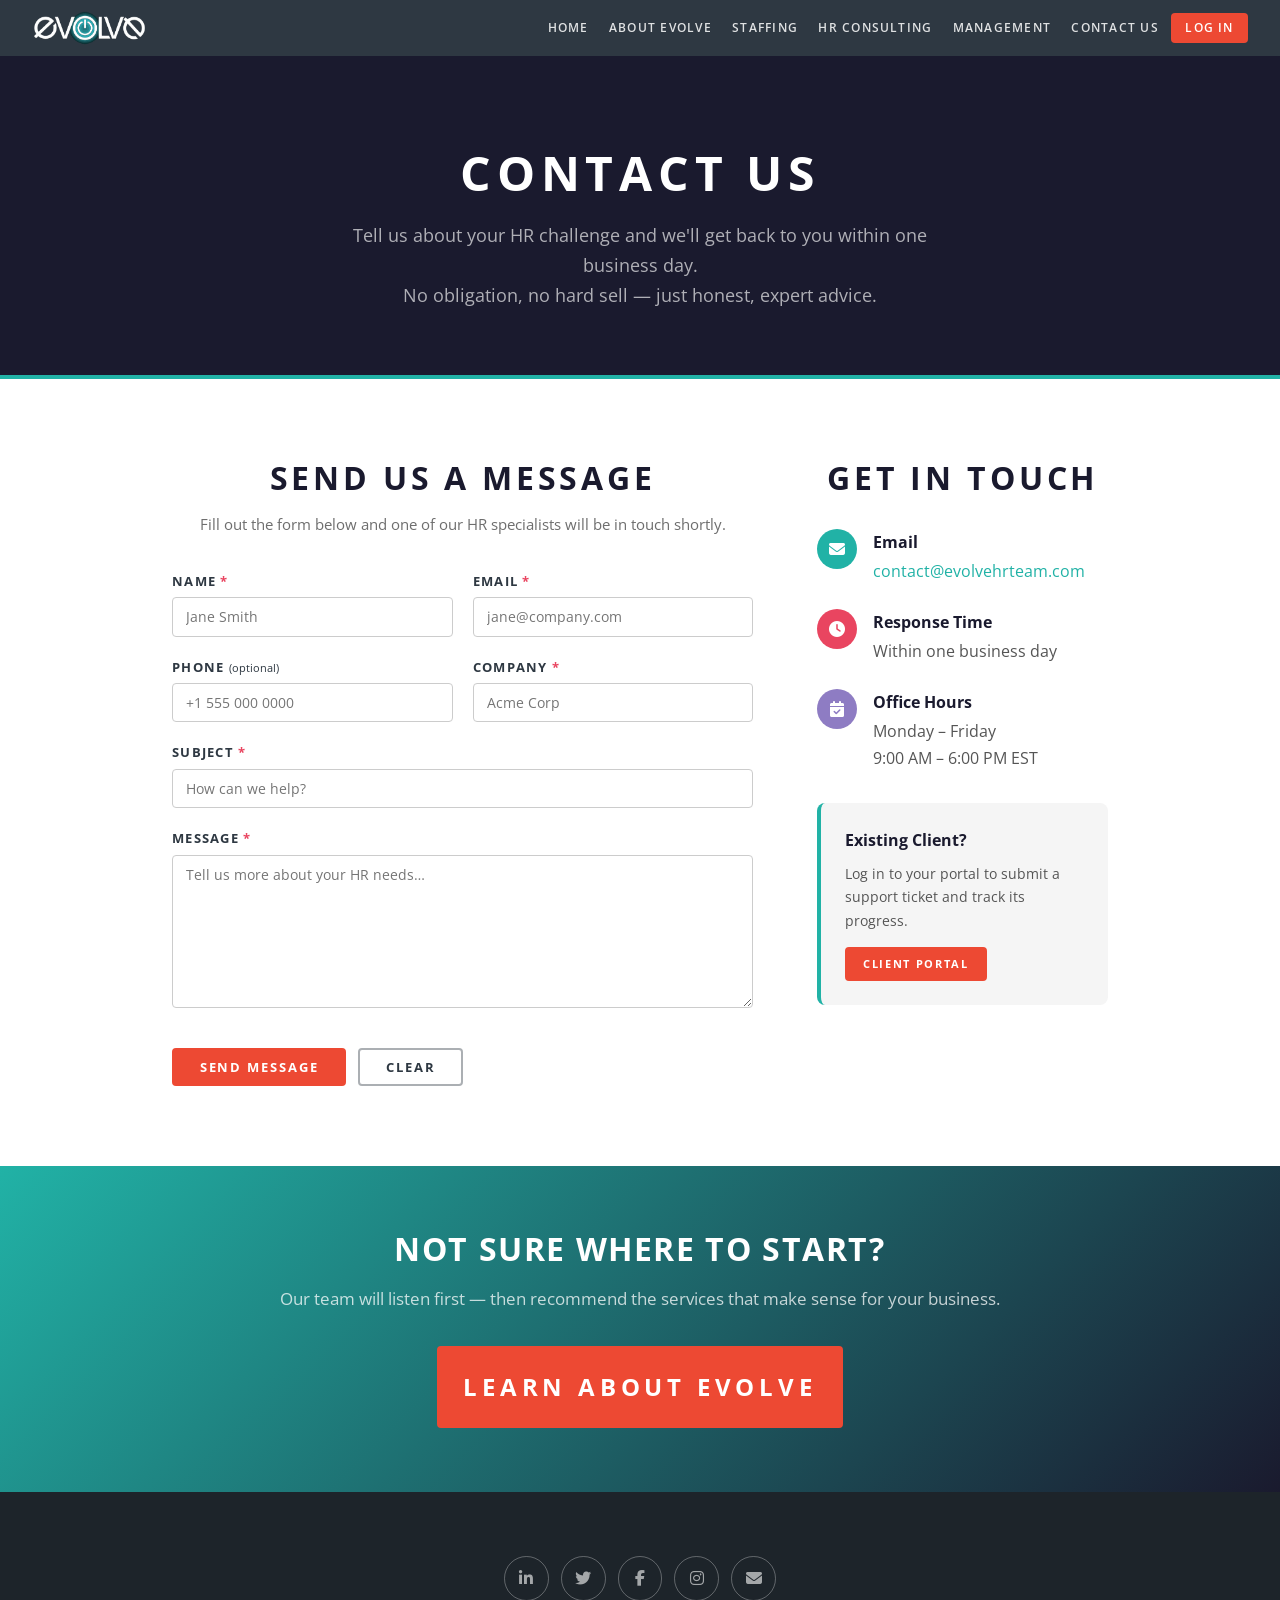
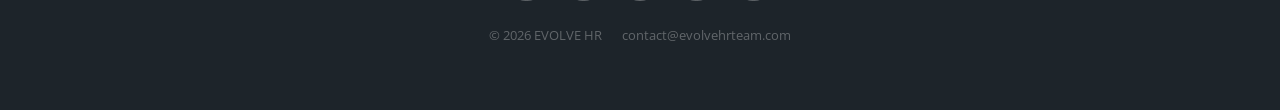
<file: public/contact.html>
<!DOCTYPE HTML>
<html lang="en">
<head>
  <title>Contact Us — EVOLVE HR</title>
  <meta charset="utf-8" />
  <meta name="viewport" content="width=device-width, initial-scale=1, user-scalable=no" />
  <link rel="shortcut icon" href="images/favicon.png" type="image/x-icon">
  <link rel="preconnect" href="https://fonts.googleapis.com" />
  <link rel="preconnect" href="https://fonts.gstatic.com" crossorigin />
  <link rel="stylesheet" href="https://fonts.googleapis.com/css2?family=Open+Sans:ital,wght@0,300;0,400;0,600;0,700;1,300&display=swap" />
  <link rel="stylesheet" href="https://cdnjs.cloudflare.com/ajax/libs/font-awesome/6.5.0/css/all.min.css" />
  <link rel="stylesheet" href="css/main.css" />
</head>
<body class="is-preload">
<div id="page-wrapper">

  <!-- HEADER -->
  <header id="header">
    <h1><a href="index.html">
            <!-- EVOLVE -->
            <img src="images/evolvo_glow_new.gif" alt="EVOLVE Logo" />
          </a></h1>
    <nav id="nav">
      <ul>
        <li><a href="index.html">Home</a></li>
        <li><a href="about.html">About Evolve</a></li>
        <li><a href="staffing.html">Staffing</a></li>
        <li><a href="consulting.html">HR Consulting</a></li>
        <li><a href="management.html">Management</a></li>
        <li><a href="contact.html">Contact Us</a></li>
        <li class="special">
          <a href="#menu" class="menuToggle"><span>Menu</span></a>
          <div id="menu">
            <ul>
              <li><a href="index.html">Home</a></li>
              <li><a href="about.html">About Evolve</a></li>
              <li><a href="staffing.html">Staffing</a></li>
              <li><a href="consulting.html">HR Consulting</a></li>
              <li><a href="management.html">Management</a></li>
              <li><a href="contact.html">Contact Us</a></li>
              <li class="menu-separator"><a href="#" onclick="goToAuth(); return false;" id="nav-login-btn-mobile">Log In</a></li>
            </ul>
          </div>
        </li>
        <li><a href="#" class="button primary small" onclick="goToAuth(); return false;" id="nav-login-btn">Log In</a></li>
      </ul>
    </nav>
  </header>

  <!-- PAGE BANNER -->
  <div class="page-banner">
    <h1>Contact Us</h1>
    <p>Tell us about your HR challenge and we'll get back to you within one business day.<br />No obligation, no hard sell — just honest, expert advice.</p>
  </div>

  <!-- CONTACT FORM + INFO -->
  <section class="wrapper style-white">
    <div class="inner" style="max-width:1000px;">
      <div style="display:flex;flex-wrap:wrap;gap:4em;align-items:flex-start;">

        <!-- Form -->
        <div style="flex:2;min-width:280px;">
          <header class="major" style="margin-bottom:2em;">
            <h2>Send Us a Message</h2>
            <p>Fill out the form below and one of our HR specialists will be in touch shortly.</p>
          </header>

          <form id="contact-form" class="contact-form" method="post">
            <div class="fields">
              <div class="field half">
                <label for="contact-name">Name <span style="color:#e94560;">*</span></label>
                <input type="text" name="name" id="contact-name" placeholder="Jane Smith" required />
              </div>
              <div class="field half">
                <label for="contact-email">Email <span style="color:#e94560;">*</span></label>
                <input type="email" name="email" id="contact-email" placeholder="jane@company.com" required />
              </div>
              <div class="field half">
                <label for="contact-phone">Phone <span style="font-weight:400;text-transform:none;letter-spacing:0;font-size:0.85em;">(optional)</span></label>
                <input type="tel" name="phone" id="contact-phone" placeholder="+1 555 000 0000" />
              </div>
              <div class="field half">
                <label for="contact-company">Company <span style="color:#e94560;">*</span></label>
                <input type="text" name="company" id="contact-company" placeholder="Acme Corp" required />
              </div>
              <div class="field">
                <label for="contact-subject">Subject <span style="color:#e94560;">*</span></label>
                <input type="text" name="subject" id="contact-subject" placeholder="How can we help?" required />
              </div>
              <div class="field">
                <label for="contact-message">Message <span style="color:#e94560;">*</span></label>
                <textarea name="message" id="contact-message" rows="7" placeholder="Tell us more about your HR needs…" required></textarea>
              </div>
            </div>

            <div id="contact-message-div" style="display:none;margin-top:1.5em;padding:1.25em 1.5em;border-radius:4px;font-weight:600;font-size:0.95rem;"></div>

            <ul class="actions special" style="margin-top:2em;justify-content:flex-start;">
              <li><input type="submit" value="Send Message" class="primary" /></li>
              <li><input type="reset" value="Clear" /></li>
            </ul>
          </form>
        </div>

        <!-- Contact info sidebar -->
        <div style="flex:1;min-width:220px;">
          <header class="major" style="margin-bottom:2em;">
            <h2>Get in Touch</h2>
          </header>

          <div style="margin-bottom:2em;">
            <div style="display:flex;align-items:flex-start;gap:1em;margin-bottom:1.5em;">
              <div style="flex-shrink:0;width:2.5em;height:2.5em;background:#21b2a6;border-radius:50%;display:flex;align-items:center;justify-content:center;color:#fff;">
                <i class="fa fa-envelope"></i>
              </div>
              <div>
                <strong style="display:block;color:#1a1a2e;margin-bottom:0.2em;">Email</strong>
                <a href="mailto:contact@evolvehrteam.com" style="color:#21b2a6;">contact@evolvehrteam.com</a>
              </div>
            </div>

            <div style="display:flex;align-items:flex-start;gap:1em;margin-bottom:1.5em;">
              <div style="flex-shrink:0;width:2.5em;height:2.5em;background:#e94560;border-radius:50%;display:flex;align-items:center;justify-content:center;color:#fff;">
                <i class="fa fa-clock"></i>
              </div>
              <div>
                <strong style="display:block;color:#1a1a2e;margin-bottom:0.2em;">Response Time</strong>
                <span style="color:#555;">Within one business day</span>
              </div>
            </div>

            <div style="display:flex;align-items:flex-start;gap:1em;margin-bottom:1.5em;">
              <div style="flex-shrink:0;width:2.5em;height:2.5em;background:#8e7cc3;border-radius:50%;display:flex;align-items:center;justify-content:center;color:#fff;">
                <i class="fa fa-calendar-check"></i>
              </div>
              <div>
                <strong style="display:block;color:#1a1a2e;margin-bottom:0.2em;">Office Hours</strong>
                <span style="color:#555;">Monday – Friday<br />9:00 AM – 6:00 PM EST</span>
              </div>
            </div>
          </div>

          <div style="background:#f5f5f5;padding:1.5em;border-radius:8px;border-left:4px solid #21b2a6;">
            <strong style="display:block;color:#1a1a2e;margin-bottom:0.5em;">Existing Client?</strong>
            <p style="color:#555;margin:0 0 1em;font-size:0.9rem;">Log in to your portal to submit a support ticket and track its progress.</p>
            <a href="#" class="button small primary" onclick="goToAuth(); return false;">Client Portal</a>
          </div>
        </div>

      </div>
    </div>
  </section>

  <!-- BOTTOM CTA STRIP -->
  <section class="cta-band">
    <h2>Not Sure Where to Start?</h2>
    <p>Our team will listen first — then recommend the services that make sense for your business.</p>
    <a href="about.html" class="button primary large">Learn About EVOLVE</a>
  </section>

  <!-- FOOTER -->
  <footer id="footer">
    <ul class="icons">
      <li><a href="#" aria-label="LinkedIn"><i class="fab fa-linkedin-in"></i></a></li>
      <li><a href="#" aria-label="Twitter"><i class="fab fa-twitter"></i></a></li>
      <li><a href="#" aria-label="Facebook"><i class="fab fa-facebook-f"></i></a></li>
      <li><a href="#" aria-label="Instagram"><i class="fab fa-instagram"></i></a></li>
      <li><a href="mailto:contact@evolvehrteam.com" aria-label="Email"><i class="fas fa-envelope"></i></a></li>
    </ul>
    <ul class="copyright">
      <li>&copy; <script>document.write(new Date().getFullYear());</script> EVOLVE HR</li>
      <li>contact@evolvehrteam.com</li>
    </ul>
  </footer>

</div><!-- /page-wrapper -->

<!-- ═══════════════════════════════════════
     AUTH MODAL
═══════════════════════════════════════ -->
    <div id="auth-modal" class="modal-overlay" style="display: none">
      <div class="modal-box">
        <button
          class="modal-close"
          onclick="closeAuthModal()"
          aria-label="Close"
        >
          &times;
        </button>
        <div id="login-tab" class="auth-tab active">
          <header class="modal-header">
            <h2>Welcome Back</h2>
            <p>Sign in to your EVOLVE HR portal</p>
          </header>
          <form id="login-form">
            <div class="field">
              <label for="login-email">Email</label>
              <input
                type="email"
                id="login-email"
                placeholder="you@company.com"
                required
              />
            </div>
            <div class="field">
              <label for="login-password">Password</label>
              <input
                type="password"
                id="login-password"
                placeholder="••••••••"
                required
              />
            </div>
            <ul class="actions">
              <li><input type="submit" value="Login" class="primary fit" /></li>
            </ul>
          </form>
          <p class="auth-toggle">
            Need an Evolve account? <a href="contact.html">Let us know!</a>
          </p>
        </div>

        <div id="register-tab" class="auth-tab">
          <header class="modal-header">
            <h2>Create Account</h2>
            <p>Join the EVOLVE HR client portal</p>
          </header>
          <form id="register-form">
            <div class="fields">
              <div class="field half">
                <label for="register-firstname">First Name</label>
                <input
                  type="text"
                  id="register-firstname"
                  placeholder="Jane"
                  required
                />
              </div>
              <div class="field half">
                <label for="register-lastname">Last Name</label>
                <input
                  type="text"
                  id="register-lastname"
                  placeholder="Smith"
                  required
                />
              </div>
            </div>
            <div class="field">
              <label for="register-email">Email</label>
              <input
                type="email"
                id="register-email"
                placeholder="you@company.com"
                required
              />
            </div>
            <div class="fields">
              <div class="field half">
                <label for="register-phone"
                  >Phone
                  <span
                    style="
                      font-weight: 400;
                      text-transform: none;
                      letter-spacing: 0;
                    "
                    >(optional)</span
                  ></label
                >
                <input
                  type="tel"
                  id="register-phone"
                  placeholder="+1 555 000 0000"
                />
              </div>
              <div class="field half">
                <label for="register-company">Company</label>
                <input
                  type="text"
                  id="register-company"
                  placeholder="Acme Corp"
                  required
                />
              </div>
            </div>
            <div class="field">
              <label for="register-password">Password</label>
              <input
                type="password"
                id="register-password"
                placeholder="••••••••"
                required
              />
            </div>
            <ul class="actions">
              <li>
                <input
                  type="submit"
                  value="Create Account"
                  class="primary fit"
                />
              </li>
            </ul>
          </form>
          <p class="auth-toggle">
            Already a member?
            <a
              href="#"
              onclick="
                switchTab('login');
                return false;
              "
              >Login</a
            >
          </p>
        </div>
      </div>
    </div>

<script src="js/main.js"></script>
<script src="js/auth.js"></script>
</body>
</html>
</file>
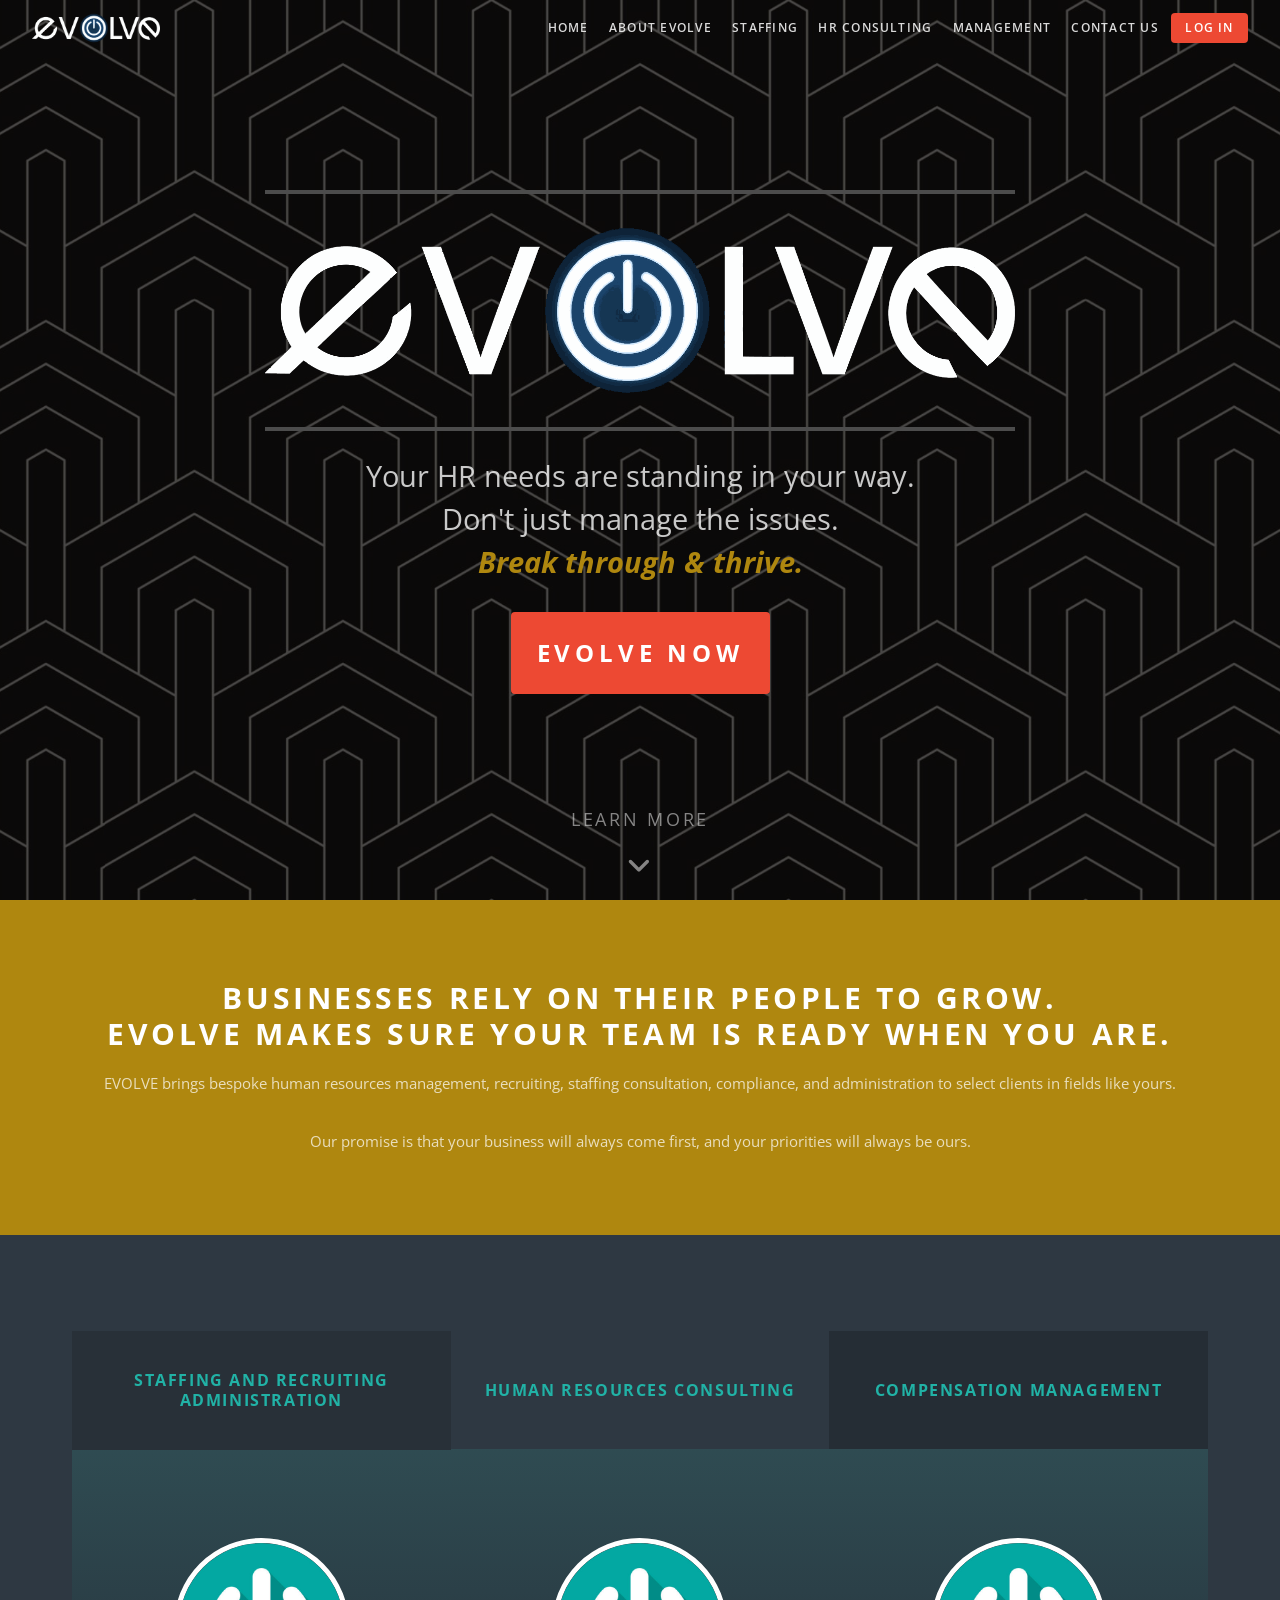
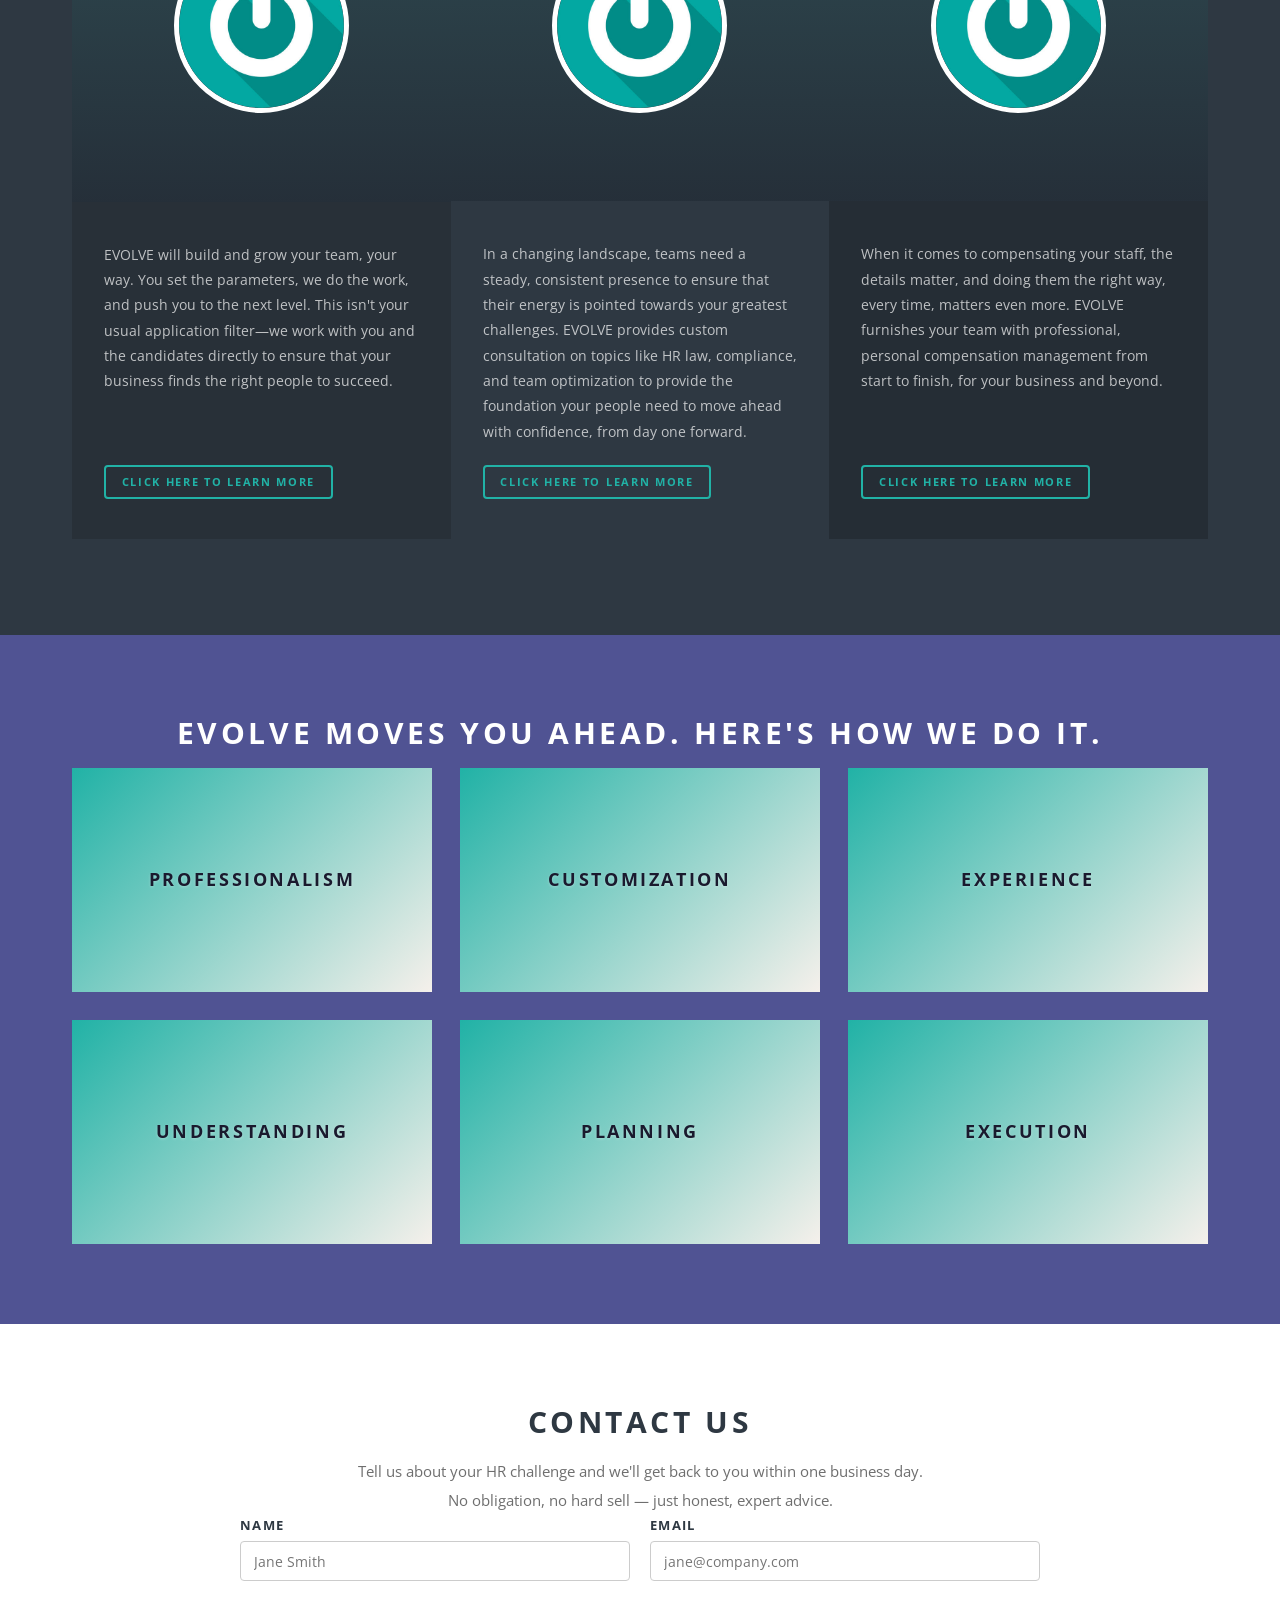
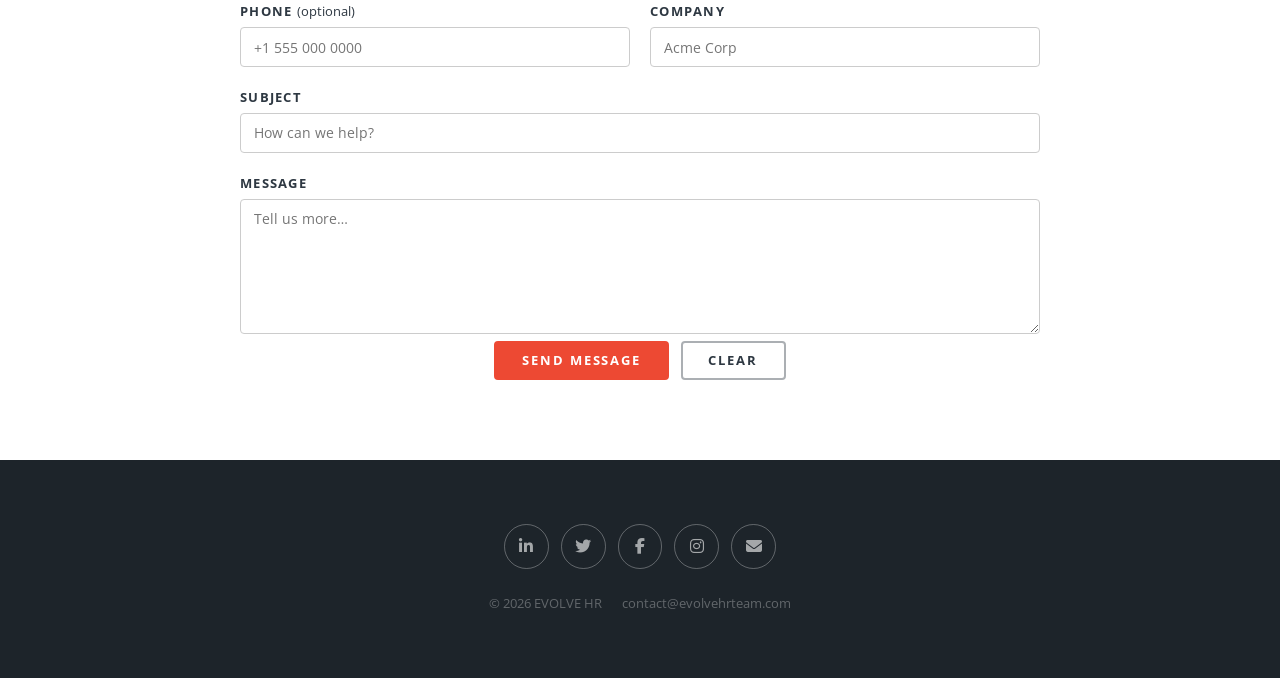
<file: public/dashboard.html>
<!DOCTYPE html>
<html lang="en">
<head>
  <meta charset="UTF-8" />
  <meta name="viewport" content="width=device-width, initial-scale=1.0" />
  <title>Client Dashboard — EVOLVE HR</title>
  <link rel="shortcut icon" href="images/favicon.png" type="image/x-icon">
  <link rel="preconnect" href="https://fonts.googleapis.com" />
  <link rel="preconnect" href="https://fonts.gstatic.com" crossorigin />
  <link rel="stylesheet" href="https://fonts.googleapis.com/css2?family=Open+Sans:wght@300;400;600;700&display=swap" />
  <link rel="stylesheet" href="https://cdnjs.cloudflare.com/ajax/libs/font-awesome/6.5.0/css/all.min.css" />
  <link rel="stylesheet" href="css/main.css" />
  <link rel="stylesheet" href="css/dashboard.css" />
</head>
<body>

  <!-- Site Header (matches index.html) -->
  <header id="header">
    <h1><a href="index.html">
            <!-- EVOLVE -->
            <img src="images/evolvo_glow_new.gif" alt="EVOLVE Logo" />
          </a></h1>
    <nav id="nav">
      <ul>
        <li><a href="dashboard.html">Home</a></li>
        <li><a href="about.html">About Evolve</a></li>
        <li><a href="staffing.html">Staffing</a></li>
        <li><a href="consulting.html">HR Consulting</a></li>
        <li><a href="management.html">Management</a></li>
        <li><a href="contact.html">Contact Us</a></li>
        <li class="special">
          <a href="#menu" class="menuToggle"><span>Menu</span></a>
          <div id="menu">
            <ul>
              <li><a href="dashboard.html">Home</a></li>
              <li><a href="about.html">About Evolve</a></li>
              <li><a href="staffing.html">Staffing</a></li>
              <li><a href="consulting.html">HR Consulting</a></li>
              <li><a href="management.html">Management</a></li>
              <li><a href="contact.html">Contact Us</a></li>
              <li class="menu-separator"><a href="javascript:void(0)" onclick="logout()">Log Out</a></li>
            </ul>
          </div>
        </li>
        <li>
          <span id="user-name" class="header-user-name"></span>
        </li>
        <li>
          <button class="button primary small" onclick="logout()" style="cursor:pointer;border:none;">
            <i class="fa fa-right-from-bracket"></i> Log Out
          </button>
        </li>
      </ul>
    </nav>
  </header>

  <div class="dashboard-container">

    <!-- Sidebar -->
    <aside class="sidebar">
      <nav class="sidebar-nav">
        <a href="javascript:void(0)" class="nav-item active" onclick="showSection('tickets', this)">
          <i class="fa fa-ticket"></i>
          <span>My Tickets</span>
        </a>
        <a href="javascript:void(0)" class="nav-item" onclick="showSection('profile', this)">
          <i class="fa fa-user"></i>
          <span>Profile</span>
        </a>
        <a href="javascript:void(0)" class="nav-item" onclick="showSection('new-ticket', this)">
          <i class="fa fa-plus"></i>
          <span>New Ticket</span>
        </a>
        <a href="javascript:void(0)" class="nav-item" onclick="showSection('settings', this)">
          <i class="fa fa-gear"></i>
          <span>Settings</span>
        </a>
      </nav>
    </aside>

    <!-- Main Content -->
    <main class="main-content">

      <!-- My Tickets -->
      <section id="tickets-section" class="content-section active">
        <div class="section-header">
          <h1>My Tickets</h1>
          <div class="header-actions">
            <button class="btn-refresh" id="refresh-btn" onclick="refreshTickets()">
              <i class="fa fa-rotate-right"></i> Refresh
            </button>
            <button class="btn-primary" onclick="showSection('new-ticket', null)">
              <i class="fa fa-plus"></i> Create New Ticket
            </button>
          </div>
        </div>

        <div class="filter-bar">
          <select id="status-filter" onchange="filterTickets()">
            <option value="">All Status</option>
            <option value="new">New</option>
            <option value="in_progress">In Progress</option>
            <option value="waiting_customer">Waiting for Customer</option>
            <option value="closed">Closed</option>
          </select>
        </div>

        <div id="tickets-container" class="tickets-grid">
          <div class="loading"><i class="fa fa-circle-notch fa-spin"></i> Loading tickets…</div>
        </div>
      </section>

      <!-- New Ticket -->
      <section id="new-ticket-section" class="content-section">
        <div class="section-header">
          <h1>Create New Ticket</h1>
        </div>

        <form id="new-ticket-form" class="ticket-form">
          <div class="form-group">
            <label for="ticket-subject">Subject <span class="required">*</span></label>
            <input type="text" id="ticket-subject" placeholder="Brief description of your issue" required />
          </div>
          <div class="form-group">
            <label for="ticket-description">Description <span class="required">*</span></label>
            <textarea id="ticket-description" rows="6" placeholder="Provide detailed information about your request" required></textarea>
          </div>
          <div class="form-group">
            <label for="ticket-priority">Priority</label>
            <select id="ticket-priority">
              <option value="LOW">Low</option>
              <option value="MEDIUM" selected>Medium</option>
              <option value="HIGH">High</option>
            </select>
          </div>

          <div id="ticket-form-message" style="display:none;"></div>

          <div class="form-actions">
            <button type="submit" class="btn-primary">
              <i class="fa fa-paper-plane"></i> Submit Ticket
            </button>
            <button type="button" class="btn-secondary" onclick="showSection('tickets', null)">
              Cancel
            </button>
          </div>
        </form>
      </section>

      <!-- Profile -->
      <section id="profile-section" class="content-section">
        <div class="section-header">
          <h1>Profile Information</h1>
        </div>
        <div class="profile-card">
          <div class="profile-avatar"><i class="fa fa-user-circle"></i></div>
          <div class="profile-info">
            <div class="info-group">
              <label>Name</label>
              <p id="profile-name">—</p>
            </div>
            <div class="info-group">
              <label>Email</label>
              <p id="profile-email">—</p>
            </div>
          </div>
        </div>
      </section>

      <!-- Settings -->
      <section id="settings-section" class="content-section">
        <div class="section-header">
          <h1>Settings</h1>
        </div>

        <div class="settings-group">
          <h3>Notifications</h3>
          <div class="setting-item">
            <label>Email Notifications</label>
            <label class="toggle">
              <input type="checkbox" id="email-notifications" checked />
              <span class="slider"></span>
            </label>
          </div>
          <div class="setting-item">
            <label>SMS Notifications</label>
            <label class="toggle">
              <input type="checkbox" id="sms-notifications" />
              <span class="slider"></span>
            </label>
          </div>
        </div>

        <div class="settings-group danger-zone">
          <h3>Danger Zone</h3>
          <p>This will sign you out of your EVOLVE HR portal.</p>
          <button class="btn-danger" onclick="logout()">
            <i class="fa fa-right-from-bracket"></i> Logout
          </button>
        </div>
      </section>

    </main>
  </div>

  <!-- Ticket Detail Modal -->
  <div id="ticket-modal" class="modal" style="display:none;">
    <div class="modal-content modal-large">
      <button class="modal-close" onclick="closeTicketModal()">
        <i class="fa fa-xmark"></i>
      </button>
      <div id="ticket-detail-content"></div>
    </div>
  </div>

  

  <script src="js/main.js"></script>
  <script src="js/auth.js"></script>
  <script src="js/dashboard.js"></script>
</body>
</html>
</file>
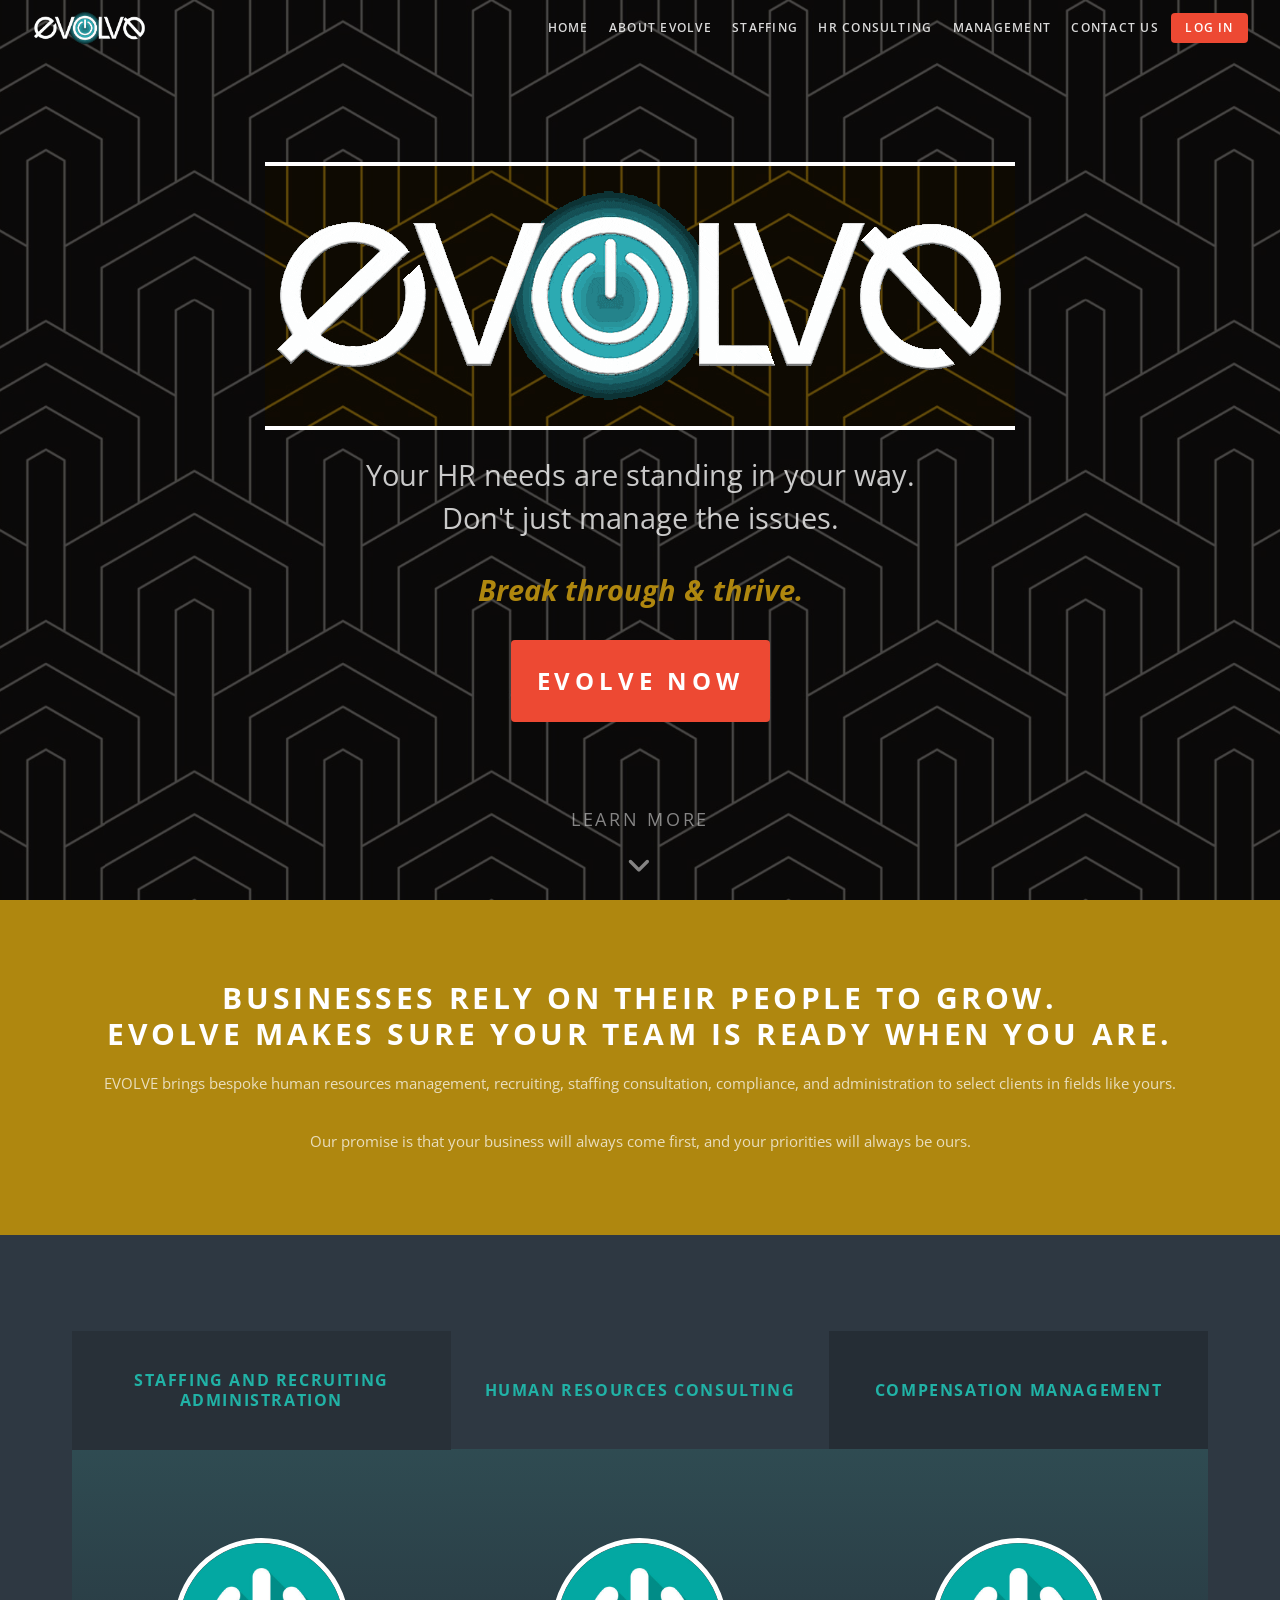
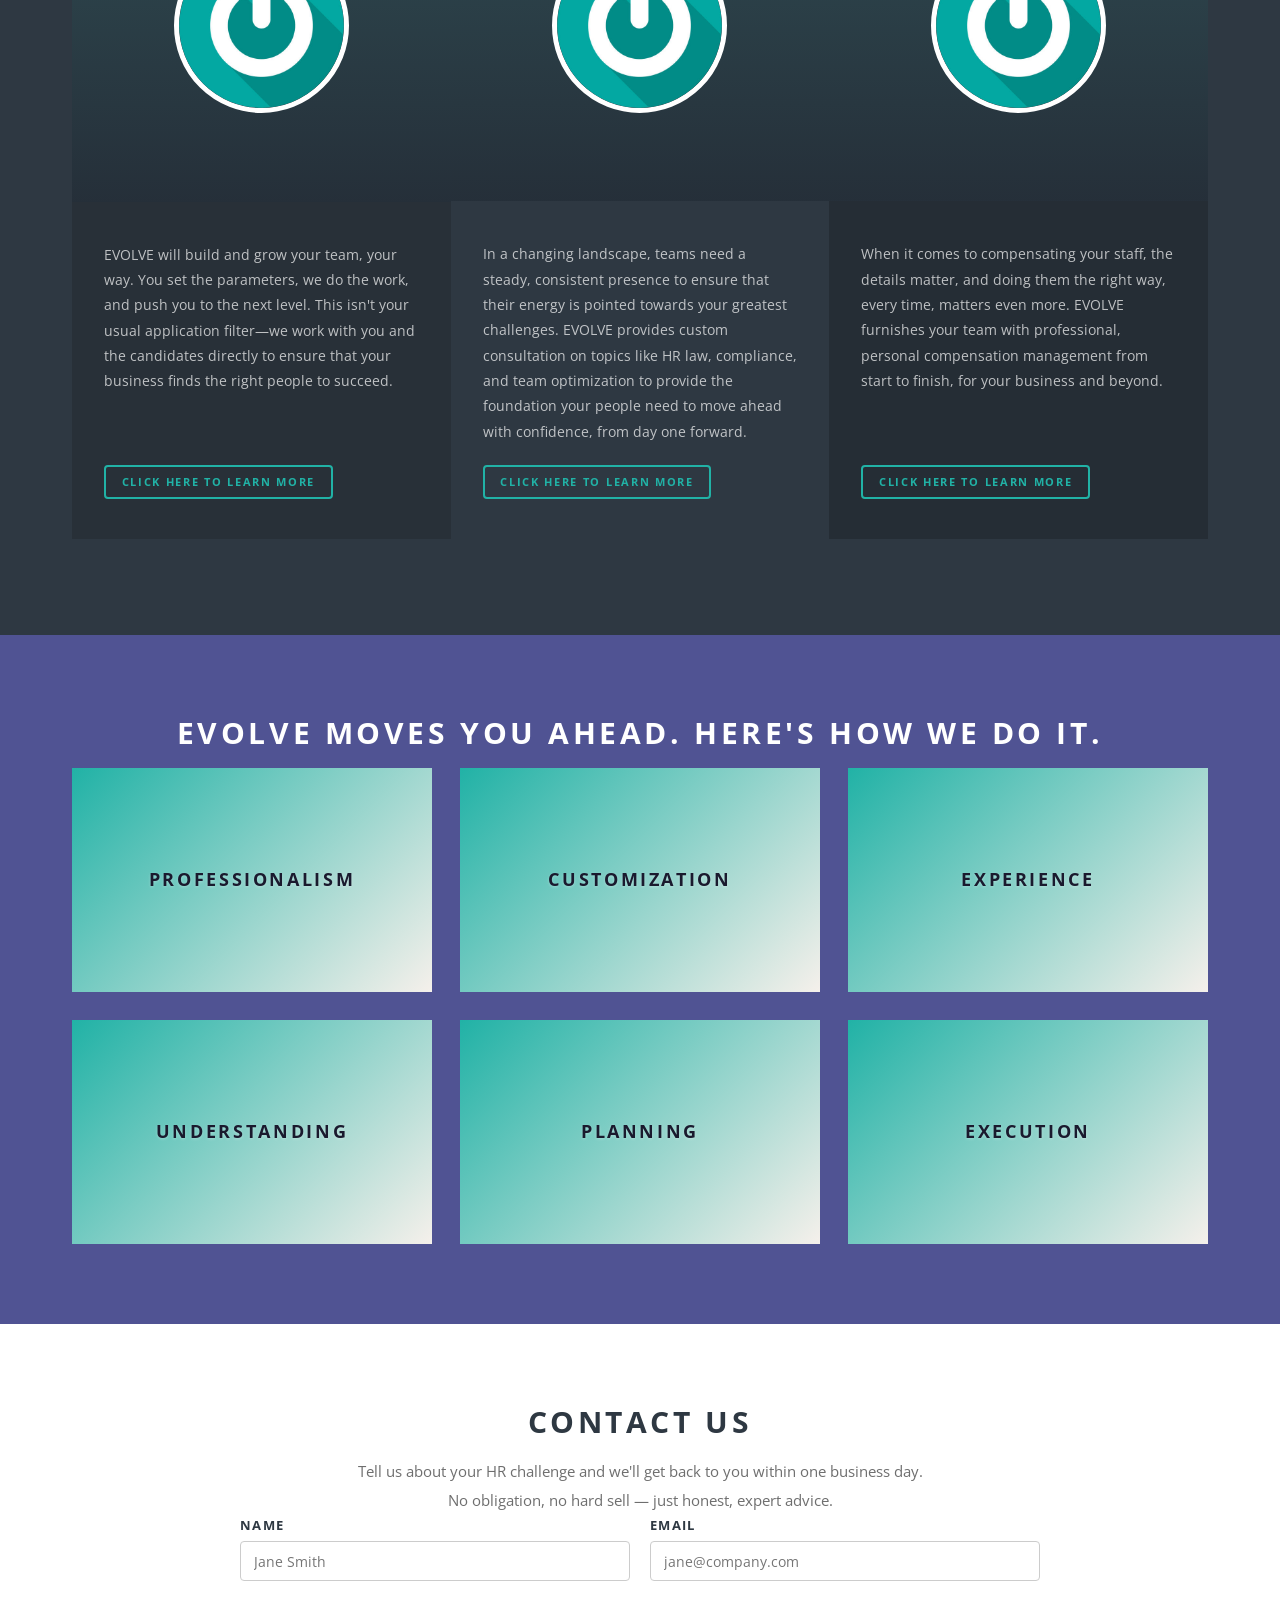
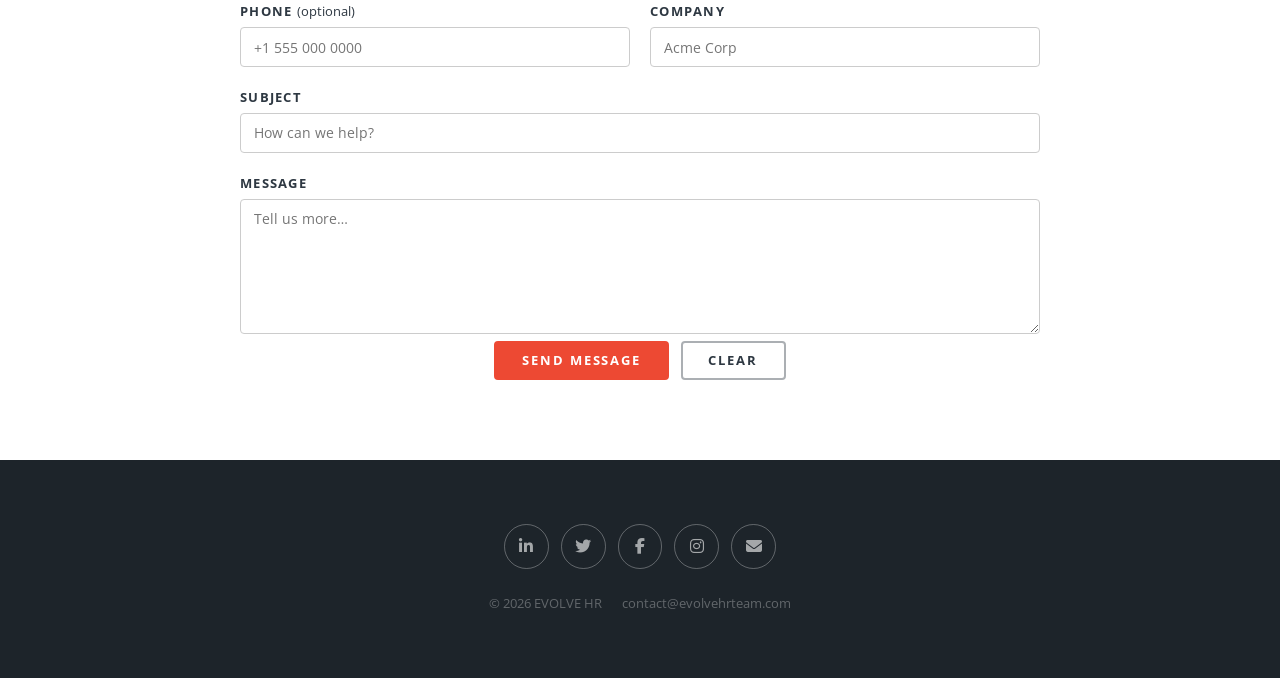
<file: public/index-bkp-15-05-2026.html>
<!doctype html>
<html lang="en">
  <head>
    <title>EVOLVE — Human Resources Solutions</title>
    <meta charset="utf-8" />
    <meta
      name="viewport"
      content="width=device-width, initial-scale=1, user-scalable=no"
    />
    <link rel="shortcut icon" href="images/favicon.png" type="image/x-icon" />
    <link rel="preconnect" href="https://fonts.googleapis.com" />
    <link rel="preconnect" href="https://fonts.gstatic.com" crossorigin />
    <link
      rel="stylesheet"
      href="https://fonts.googleapis.com/css2?family=Open+Sans:ital,wght@0,300;0,400;0,600;0,700;1,300&display=swap"
    />
    <link
      rel="stylesheet"
      href="https://cdnjs.cloudflare.com/ajax/libs/font-awesome/6.5.0/css/all.min.css"
    />
    <link rel="stylesheet" href="css/main.css" />
  </head>
  <body class="landing is-preload">
    <div id="page-wrapper">
      <!-- ═══════════════════════════════════════
       HEADER
  ═══════════════════════════════════════ -->
      <header id="header" class="alt">
        <h1>
          <a href="index.html">
            <!-- EVOLVE -->
            <img src="images/evolvo_glow_new.gif" alt="EVOLVE Logo" />
          </a>
        </h1>
        <nav id="nav">
          <ul>
            <li><a href="#banner">Home</a></li>
            <li><a href="about.html">About Evolve</a></li>
            <li><a href="staffing.html">Staffing</a></li>
            <li><a href="consulting.html">HR Consulting</a></li>
            <li><a href="management.html">Management</a></li>
            <li><a href="contact.html">Contact Us</a></li>
            <li class="special">
              <a href="#menu" class="menuToggle">Menu</a>
              <div id="menu">
                <ul>
                  <li><a href="#banner">Home</a></li>
                  <li><a href="about.html">About Evolve</a></li>
                  <li><a href="staffing.html">Staffing</a></li>
                  <li><a href="consulting.html">HR Consulting</a></li>
                  <li><a href="management.html">Management</a></li>
                  <li><a href="contact.html">Contact Us</a></li>
                  <li class="menu-separator">
                    <a
                      href="#"
                      onclick="
                        goToAuth();
                        return false;
                      "
                      id="nav-login-btn-mobile"
                      >Log In</a
                    >
                  </li>
                </ul>
              </div>
            </li>
            <li>
              <a
                href="#"
                class="button primary small"
                onclick="
                  goToAuth();
                  return false;
                "
                id="nav-login-btn"
                >Log In</a
              >
            </li>
          </ul>
        </nav>
      </header>

      <!-- ═══════════════════════════════════════
       BANNER — Hero
  ═══════════════════════════════════════ -->
      <section id="banner">
        <div class="hero-scroll-wrap">
          <div class="inner">
            <!-- <h2 class="hero-title">EVOLVE</h2> -->
            <div class="hero-title-wrap">
              <h2 class="hero-title">
                <img src="images/evolvo_glow_new.gif" alt="" />
                <span id="overlay"></span>
                <a href="about.html" class="power-btn"></a>
              </h2>
            </div>

            <p class="hero-sub">
              Your HR needs are standing in your way.<br />
              Don't just manage the issues.
            </p>
            <p class="hero-sub">
              <em>Break through &amp; thrive.</em>
            </p>
            <ul class="actions special hero-actions">
              <li>
                <a
                  href="#"
                  class="button primary large"
                  onclick="
                    goToAuth();
                    return false;
                  "
                  >EVOLVE NOW</a
                >
              </li>
            </ul>
          </div>
        </div>
        <a href="#about" class="more scrolly">Learn More</a>
      </section>

      <!-- ═══════════════════════════════════════
       ABOUT — Turquoise block
  ═══════════════════════════════════════ -->
      <section id="about" class="wrapper style1 special">
        <div class="inner">
          <header class="major">
            <h2>
              Businesses rely on their people to grow.<br />EVOLVE makes sure
              your team is ready when you are.
            </h2>
            <p>
              EVOLVE brings bespoke human resources management, recruiting,
              staffing consultation, compliance, and administration to select
              clients in fields like yours.<br /><br />
              Our promise is that your business will always come first, and your
              priorities will always be ours.
            </p>
          </header>

          <!-- Diamond icons -->
          <ul class="icons-diamond d-none">
            <li>
              <a href="staffing.html" class="diamond-icon">
                <span class="diamond-shape">
                  <!-- Handshake SVG -->
                  <svg
                    viewBox="0 0 64 64"
                    xmlns="http://www.w3.org/2000/svg"
                    aria-hidden="true"
                  >
                    <g class="icon-default">
                      <path
                        d="M8 28l10-8h10l8 4 8-4h10l10 8-6 6-6-4v16H14V30l-6 4z"
                        stroke="currentColor"
                        stroke-width="2.5"
                        fill="none"
                        stroke-linejoin="round"
                      />
                      <path
                        d="M32 24l-6 6 6 6 6-6z"
                        stroke="currentColor"
                        stroke-width="2"
                        fill="none"
                      />
                    </g>
                    <g class="icon-hover">
                      <path
                        d="M8 28l10-8h10l8 4 8-4h10l10 8-6 6-6-4v16H14V30l-6 4z"
                        fill="currentColor"
                        opacity=".9"
                      />
                      <path
                        d="M32 24l-6 6 6 6 6-6z"
                        fill="white"
                        opacity=".8"
                      />
                    </g>
                  </svg>
                </span>
                <span class="diamond-label">Staffing</span>
              </a>
            </li>
            <li>
              <a href="consulting.html" class="diamond-icon">
                <span class="diamond-shape">
                  <!-- Light bulb SVG -->
                  <svg
                    viewBox="0 0 64 64"
                    xmlns="http://www.w3.org/2000/svg"
                    aria-hidden="true"
                  >
                    <g class="icon-default">
                      <circle
                        cx="32"
                        cy="26"
                        r="13"
                        stroke="currentColor"
                        stroke-width="2.5"
                        fill="none"
                      />
                      <line
                        x1="32"
                        y1="39"
                        x2="32"
                        y2="48"
                        stroke="currentColor"
                        stroke-width="2.5"
                      />
                      <line
                        x1="26"
                        y1="44"
                        x2="38"
                        y2="44"
                        stroke="currentColor"
                        stroke-width="2.5"
                      />
                      <line
                        x1="27"
                        y1="48"
                        x2="37"
                        y2="48"
                        stroke="currentColor"
                        stroke-width="2.5"
                      />
                      <line
                        x1="36"
                        y1="28"
                        x2="42"
                        y2="22"
                        stroke="currentColor"
                        stroke-width="2"
                      />
                    </g>
                    <g class="icon-hover">
                      <circle cx="32" cy="26" r="13" fill="currentColor" />
                      <line
                        x1="32"
                        y1="39"
                        x2="32"
                        y2="48"
                        stroke="white"
                        stroke-width="2.5"
                      />
                      <line
                        x1="26"
                        y1="44"
                        x2="38"
                        y2="44"
                        stroke="white"
                        stroke-width="2.5"
                      />
                      <line
                        x1="27"
                        y1="48"
                        x2="37"
                        y2="48"
                        stroke="white"
                        stroke-width="2.5"
                      />
                      <line
                        x1="36"
                        y1="28"
                        x2="42"
                        y2="22"
                        stroke="white"
                        stroke-width="2"
                      />
                    </g>
                  </svg>
                </span>
                <span class="diamond-label">Custom Consulting</span>
              </a>
            </li>
            <li>
              <a href="management.html" class="diamond-icon">
                <span class="diamond-shape">
                  <!-- Dollar sign SVG -->
                  <svg
                    viewBox="0 0 64 64"
                    xmlns="http://www.w3.org/2000/svg"
                    aria-hidden="true"
                  >
                    <g class="icon-default">
                      <circle
                        cx="32"
                        cy="32"
                        r="22"
                        stroke="currentColor"
                        stroke-width="2.5"
                        fill="none"
                      />
                      <text
                        x="32"
                        y="40"
                        text-anchor="middle"
                        font-size="28"
                        font-weight="700"
                        fill="currentColor"
                        font-family="Arial,sans-serif"
                      >
                        $
                      </text>
                    </g>
                    <g class="icon-hover">
                      <circle cx="32" cy="32" r="22" fill="currentColor" />
                      <text
                        x="32"
                        y="40"
                        text-anchor="middle"
                        font-size="28"
                        font-weight="700"
                        fill="white"
                        font-family="Arial,sans-serif"
                      >
                        $
                      </text>
                    </g>
                  </svg>
                </span>
                <span class="diamond-label">Compensation Management</span>
              </a>
            </li>
          </ul>
        </div>
      </section>

      <!-- ═══════════════════════════════════════
       SERVICES — Video sub-boxes
  ═══════════════════════════════════════ -->
      <section id="services" class="wrapper style-video">
        <div class="inner">
          <div class="video-boxes">
            <article class="video-box">
              <div class="video-head">
                <h3>Staffing and Recruiting Administration</h3>
              </div>
              <div class="video-wrap">
                <video autoplay muted loop playsinline>
                  <source
                    src="https://videos.pexels.com/video-files/3195440/3195440-uhd_2560_1440_25fps.mp4"
                    type="video/mp4"
                  />
                </video>
                <div class="video-overlay">
                  <a href="staffing.html">
                    <img src="images/power-icon.png" alt="Power Icon" />
                  </a>
                </div>
              </div>
              <div class="video-content">
                <!-- <h3>Staffing and Recruiting Administration</h3> -->
                <p>
                  EVOLVE will build and grow your team, your way. You set the
                  parameters, we do the work, and push you to the next level.
                  This isn't your usual application filter—we work with you and
                  the candidates directly to ensure that your business finds the
                  right people to succeed.
                </p>
                <a href="staffing.html" class="button small"
                  >Click here to learn more</a
                >
              </div>
            </article>

            <article class="video-box">
              <div class="video-head">
                <h3>Human Resources Consulting</h3>
              </div>
              <div class="video-wrap">
                <video autoplay muted loop playsinline>
                  <source
                    src="https://media.istockphoto.com/id/1347162924/video/4k-video-footage-of-a-young-businesswoman-holding-her-laptop-while-giving-a-business.mp4?s=mp4-640x640-is&k=20&c=Oh5kWOwcKz78ePfpMN3eYlvMd5Sy3Hy-RUb7c1ycPJM="
                    type="video/mp4"
                  />
                </video>
                <div class="video-overlay">
                  <a href="consulting.html">
                    <img src="images/power-icon.png" alt="Power Icon" />
                  </a>
                </div>
              </div>
              <div class="video-content">
                <!-- <h3>Human Resources Consulting</h3> -->
                <p>
                  In a changing landscape, teams need a steady, consistent
                  presence to ensure that their energy is pointed towards your
                  greatest challenges. EVOLVE provides custom consultation on
                  topics like HR law, compliance, and team optimization to
                  provide the foundation your people need to move ahead with
                  confidence, from day one forward.
                </p>
                <a href="consulting.html" class="button small"
                  >Click here to learn more</a
                >
              </div>
            </article>

            <article class="video-box">
              <div class="video-head">
                <h3>Compensation Management</h3>
              </div>
              <div class="video-wrap">
                <video autoplay muted loop playsinline>
                  <source
                    src="https://media.gettyimages.com/id/2236034442/video/women-handling-business-documents.mp4?s=mp4-640x640-gi&k=20&c=icRR1RumQmE-UbvjqEZjyQuxd7jbvKbImkrnbfwPQFA="
                    type="video/mp4"
                  />
                </video>
                <div class="video-overlay">
                  <a href="management.html">
                    <img src="images/power-icon.png" alt="Power Icon" />
                  </a>
                </div>
              </div>
              <div class="video-content">
                <!-- <h3>Compensation Management</h3> -->
                <p>
                  When it comes to compensating your staff, the details matter,
                  and doing them the right way, every time, matters even more.
                  EVOLVE furnishes your team with professional, personal
                  compensation management from start to finish, for your
                  business and beyond.
                </p>
                <a href="management.html" class="button small"
                  >Click here to learn more</a
                >
              </div>
            </article>
          </div>
        </div>
      </section>

      <!-- ═══════════════════════════════════════
       VALUE PROPS — Purple hover boxes
  ═══════════════════════════════════════ -->
      <section id="values" class="wrapper style3 special">
        <div class="inner">
          <header class="major">
            <h2>EVOLVE MOVES YOU AHEAD. HERE'S HOW WE DO IT.</h2>
          </header>
          <div class="value-grid">
            <div class="value-card" style="--grad-from: #21b2a6">
              <div class="value-front"><h3>Professionalism</h3></div>
              <div class="value-back">
                <p>
                  Our professionalism is our hallmark. Clients are our focus.
                  We're here to make it work.
                </p>
              </div>
            </div>

            <div class="value-card" style="--grad-from: #21b2a6">
              <div class="value-front"><h3>Customization</h3></div>
              <div class="value-back">
                <p>
                  First and foremost, our team is trained to listen and respond.
                  Evolve does more than just churn out the same solutions.
                </p>
              </div>
            </div>

            <div class="value-card" style="--grad-from: #21b2a6">
              <div class="value-front"><h3>Experience</h3></div>
              <div class="value-back">
                <p>
                  With nearly three decades under our collective management
                  team, Evolve has seen it and handled it, and has the know-how
                  your team needs.
                </p>
              </div>
            </div>

            <div class="value-card" style="--grad-from: #21b2a6">
              <div class="value-front"><h3>Understanding</h3></div>
              <div class="value-back">
                <p>
                  Evolution is about progress, and we work with you to make sure
                  your business moves with the changing seasons you find.
                </p>
              </div>
            </div>

            <div class="value-card" style="--grad-from: #21b2a6">
              <div class="value-front"><h3>Planning</h3></div>
              <div class="value-back">
                <p>
                  Ultimately, we plan to succeed with you, and share that plan
                  every step of the way.
                </p>
              </div>
            </div>

            <div class="value-card" style="--grad-from: #21b2a6">
              <div class="value-front"><h3>Execution</h3></div>
              <div class="value-back">
                <p>
                  We don't just say it—we actually do it. On time, on budget,
                  and with great communication.
                </p>
              </div>
            </div>
          </div>
        </div>
      </section>

      <!-- ═══════════════════════════════════════
       CONTACT SECTION
  ═══════════════════════════════════════ -->
      <section id="contact-section" class="wrapper style5">
        <div class="inner">
          <header class="major">
            <h2>Contact Us</h2>
            <p>
              Tell us about your HR challenge and we'll get back to you within
              one business day.<br />
              No obligation, no hard sell — just honest, expert advice.
            </p>
          </header>
          <form id="contact-form" class="contact-form" method="post">
            <div class="fields">
              <div class="field half">
                <label for="contact-name">Name</label>
                <input
                  type="text"
                  name="name"
                  id="contact-name"
                  placeholder="Jane Smith"
                  required
                />
              </div>
              <div class="field half">
                <label for="contact-email">Email</label>
                <input
                  type="email"
                  name="email"
                  id="contact-email"
                  placeholder="jane@company.com"
                  required
                />
              </div>
              <div class="field half">
                <label for="contact-phone"
                  >Phone
                  <span
                    style="
                      font-weight: 400;
                      text-transform: none;
                      letter-spacing: 0;
                    "
                    >(optional)</span
                  ></label
                >
                <input
                  type="tel"
                  name="phone"
                  id="contact-phone"
                  placeholder="+1 555 000 0000"
                />
              </div>
              <div class="field half">
                <label for="contact-company">Company</label>
                <input
                  type="text"
                  name="company"
                  id="contact-company"
                  placeholder="Acme Corp"
                  required
                />
              </div>
              <div class="field">
                <label for="contact-subject">Subject</label>
                <input
                  type="text"
                  name="subject"
                  id="contact-subject"
                  placeholder="How can we help?"
                  required
                />
              </div>
              <div class="field">
                <label for="contact-message">Message</label>
                <textarea
                  name="message"
                  id="contact-message"
                  rows="6"
                  placeholder="Tell us more…"
                  required
                ></textarea>
              </div>
            </div>
            <ul class="actions special">
              <li>
                <input type="submit" value="Send Message" class="primary" />
              </li>
              <li><input type="reset" value="Clear" /></li>
            </ul>
          </form>
          <div
            id="contact-message-div"
            style="
              display: none;
              margin-top: 2em;
              padding: 1.25em 1.5em;
              border-radius: 4px;
            "
          ></div>
        </div>
      </section>

      <!-- ═══════════════════════════════════════
       FOOTER
  ═══════════════════════════════════════ -->
      <footer id="footer">
        <ul class="icons">
          <li>
            <a href="#" aria-label="LinkedIn"
              ><i class="fab fa-linkedin-in"></i
            ></a>
          </li>
          <li>
            <a href="#" aria-label="Twitter"><i class="fab fa-twitter"></i></a>
          </li>
          <li>
            <a href="#" aria-label="Facebook"
              ><i class="fab fa-facebook-f"></i
            ></a>
          </li>
          <li>
            <a href="#" aria-label="Instagram"
              ><i class="fab fa-instagram"></i
            ></a>
          </li>
          <li>
            <a href="mailto:contact@evolvehrteam.com" aria-label="Email"
              ><i class="fas fa-envelope"></i
            ></a>
          </li>
        </ul>
        <ul class="copyright">
          <li>
            &copy;
            <script>
              document.write(new Date().getFullYear());
            </script>
            EVOLVE HR
          </li>
          <li>contact@evolvehrteam.com</li>
        </ul>
      </footer>
    </div>
    <!-- /page-wrapper -->

    <!-- ═══════════════════════════════════════
     AUTH MODAL
═══════════════════════════════════════ -->
    <div id="auth-modal" class="modal-overlay" style="display: none">
      <div class="modal-box">
        <button
          class="modal-close"
          onclick="closeAuthModal()"
          aria-label="Close"
        >
          &times;
        </button>
        <div id="login-tab" class="auth-tab active">
          <header class="modal-header">
            <h2>Welcome Back</h2>
            <p>Sign in to your EVOLVE HR portal</p>
          </header>
          <form id="login-form">
            <div class="field">
              <label for="login-email">Email</label>
              <input
                type="email"
                id="login-email"
                placeholder="you@company.com"
                required
              />
            </div>
            <div class="field">
              <label for="login-password">Password</label>
              <input
                type="password"
                id="login-password"
                placeholder="••••••••"
                required
              />
            </div>
            <ul class="actions">
              <li><input type="submit" value="Login" class="primary fit" /></li>
            </ul>
          </form>
          <p class="auth-toggle">
            Need an Evolve account? <a href="contact.html">Let us know!</a>
          </p>
        </div>

        <div id="register-tab" class="auth-tab">
          <header class="modal-header">
            <h2>Create Account</h2>
            <p>Join the EVOLVE HR client portal</p>
          </header>
          <form id="register-form">
            <div class="fields">
              <div class="field half">
                <label for="register-firstname">First Name</label>
                <input
                  type="text"
                  id="register-firstname"
                  placeholder="Jane"
                  required
                />
              </div>
              <div class="field half">
                <label for="register-lastname">Last Name</label>
                <input
                  type="text"
                  id="register-lastname"
                  placeholder="Smith"
                  required
                />
              </div>
            </div>
            <div class="field">
              <label for="register-email">Email</label>
              <input
                type="email"
                id="register-email"
                placeholder="you@company.com"
                required
              />
            </div>
            <div class="fields">
              <div class="field half">
                <label for="register-phone"
                  >Phone
                  <span
                    style="
                      font-weight: 400;
                      text-transform: none;
                      letter-spacing: 0;
                    "
                    >(optional)</span
                  ></label
                >
                <input
                  type="tel"
                  id="register-phone"
                  placeholder="+1 555 000 0000"
                />
              </div>
              <div class="field half">
                <label for="register-company">Company</label>
                <input
                  type="text"
                  id="register-company"
                  placeholder="Acme Corp"
                  required
                />
              </div>
            </div>
            <div class="field">
              <label for="register-password">Password</label>
              <input
                type="password"
                id="register-password"
                placeholder="••••••••"
                required
              />
            </div>
            <ul class="actions">
              <li>
                <input
                  type="submit"
                  value="Create Account"
                  class="primary fit"
                />
              </li>
            </ul>
          </form>
          <p class="auth-toggle">
            Already a member?
            <a
              href="#"
              onclick="
                switchTab('login');
                return false;
              "
              >Login</a
            >
          </p>
        </div>
      </div>
    </div>

    <script src="js/main.js"></script>
    <script src="js/auth.js"></script>
    <script>
      // Safety fallback — ensure modal functions are always defined even if main.js errors
      if (typeof closeAuthModal === "undefined") {
        window.closeAuthModal = function () {
          var m = document.getElementById("auth-modal");
          if (m) m.style.display = "none";
        };
      }
      if (typeof openAuthModal === "undefined") {
        window.openAuthModal = function () {
          var m = document.getElementById("auth-modal");
          if (m) m.style.display = "flex";
        };
      }
    </script>

    <!--<script>
      (function () {
        // DESKTOP ONLY
        if (window.innerWidth < 1024) return;

        const banner = document.querySelector("#banner");
        const inner = document.querySelector("#banner .inner");

        const heroTitle = document.querySelector("#banner .hero-title-wrap");
        const heroSub = document.querySelector("#banner .hero-sub");
        const heroButton = document.querySelector("#banner .hero-actions");
        const learnMore = document.querySelector("#banner .more");

        /* =========================
     STORE ORIGINAL POSITIONS
  ========================= */

        let titleTrigger;
        let textTrigger;
        let buttonTrigger;
        let learnMoreTrigger;

        function calculateTriggers() {
          titleTrigger =
            heroTitle.getBoundingClientRect().top + window.scrollY - 55;

          textTrigger =
            heroSub.getBoundingClientRect().top + window.scrollY - 305;

          buttonTrigger =
            heroButton.getBoundingClientRect().top + window.scrollY - 350;

          learnMoreTrigger =
            learnMore.getBoundingClientRect().top + window.scrollY - 380;
        }

        /* INITIAL CALC */
        calculateTriggers();

        function handleScroll() {
          const scrollY = window.scrollY;

          /* =========================
       LOGO STICKY
    ========================= */

          if (scrollY >= titleTrigger) {
            banner.classList.add("hero-fixed");
          } else {
            banner.classList.remove("hero-fixed");
          }

          /* =========================
       HIDE TEXT
    ========================= */

          if (scrollY >= textTrigger) {
            banner.classList.add("hide-text");
          } else {
            banner.classList.remove("hide-text");
          }

          /* =========================
       MOVE BUTTON
    ========================= */

          if (scrollY >= buttonTrigger) {
            banner.classList.add("move-btn");
          } else {
            banner.classList.remove("move-btn");
          }

          /* =========================
       HIDE LEARN MORE
    ========================= */

          if (scrollY >= learnMoreTrigger) {
            banner.classList.add("learn-more-hide");
          } else {
            banner.classList.remove("learn-more-hide");
          }

          /* =========================
       ADD / REMOVE OVERLAY
    ========================= */

          if (scrollY >= titleTrigger) {
            if (!document.querySelector(".banner-overlay")) {
              const span = document.createElement("span");

              span.className = "banner-overlay";

              inner.prepend(span);
            }
          } else {
            const overlay = document.querySelector(".banner-overlay");

            if (overlay) {
              overlay.remove();
            }
          }
        }

        /* RUN */
        handleScroll();

        /* LISTEN */
        window.addEventListener("scroll", handleScroll);

        /* RECALCULATE ON RESIZE ONLY */
        window.addEventListener("resize", () => {
          calculateTriggers();

          handleScroll();
        });
      })();
    </script>-->
    <script>
      (function () {
        const banner = document.querySelector("#banner");
        const inner = document.querySelector("#banner .inner");

        const heroTitle = document.querySelector("#banner .hero-title-wrap");
        const heroSub = document.querySelector("#banner .hero-sub");
        const heroButton = document.querySelector("#banner .hero-actions");
        const learnMore = document.querySelector("#banner .more");

        /* =========================
     DESKTOP / MOBILE TRIGGERS
  ========================= */

        let titleTrigger;
        let textTrigger;
        let buttonTrigger;
        let learnMoreTrigger;

        function calculateTriggers() {
          /* =========================
       DESKTOP (KEEPING YOUR LOGIC)
    ========================= */

          if (window.innerWidth > 1024) {
            titleTrigger =
              heroTitle.getBoundingClientRect().top + window.scrollY - 55;

            textTrigger =
              heroSub.getBoundingClientRect().top + window.scrollY - 305;

            buttonTrigger =
              heroButton.getBoundingClientRect().top + window.scrollY - 350;

            learnMoreTrigger =
              learnMore.getBoundingClientRect().top + window.scrollY - 380;
          } else if (window.innerWidth > 576) {
            /* =========================
       TABLET
    ========================= */
            /*
        Using chained triggers instead
        of independent offsets
        for responsive consistency
      */

            titleTrigger =
              heroTitle.getBoundingClientRect().top + window.scrollY - 55;

            textTrigger = titleTrigger + 20;

            buttonTrigger = textTrigger + 120;

            learnMoreTrigger = buttonTrigger + 140;
          } else {
            /* =========================
       MOBILE
    ========================= */
            /*
        Using chained triggers instead
        of independent offsets
        for responsive consistency
      */

            titleTrigger =
              heroTitle.getBoundingClientRect().top + window.scrollY - 55;

            textTrigger = titleTrigger + 20;

            buttonTrigger = textTrigger + 130;

            learnMoreTrigger = buttonTrigger + 50;
          }
        }

        /* INITIAL CALC */
        calculateTriggers();

        function handleScroll() {
          const scrollY = window.scrollY;

          /* =========================
       LOGO STICKY
    ========================= */

          if (scrollY >= titleTrigger) {
            banner.classList.add("hero-fixed");
          } else {
            banner.classList.remove("hero-fixed");
          }

          /* =========================
       HIDE TEXT
    ========================= */

          if (scrollY >= textTrigger) {
            banner.classList.add("hide-text");
          } else {
            banner.classList.remove("hide-text");
          }

          /* =========================
       MOVE BUTTON
    ========================= */

          if (scrollY >= buttonTrigger) {
            banner.classList.add("move-btn");
          } else {
            banner.classList.remove("move-btn");
          }

          /* =========================
       HIDE LEARN MORE
    ========================= */

          if (scrollY >= learnMoreTrigger) {
            banner.classList.add("learn-more-hide");
          } else {
            banner.classList.remove("learn-more-hide");
          }

          /* =========================
       ADD / REMOVE OVERLAY
    ========================= */

          if (scrollY >= titleTrigger) {
            if (!document.querySelector(".banner-overlay")) {
              const span = document.createElement("span");

              span.className = "banner-overlay";

              inner.prepend(span);
            }
          } else {
            const overlay = document.querySelector(".banner-overlay");

            if (overlay) {
              overlay.remove();
            }
          }
        }

        /* RUN */
        handleScroll();

        /* LISTEN */
        window.addEventListener("scroll", handleScroll);

        /* RECALCULATE ON RESIZE */
        window.addEventListener("resize", () => {
          calculateTriggers();

          handleScroll();
        });
      })();
    </script>
  </body>
</html>
</file>
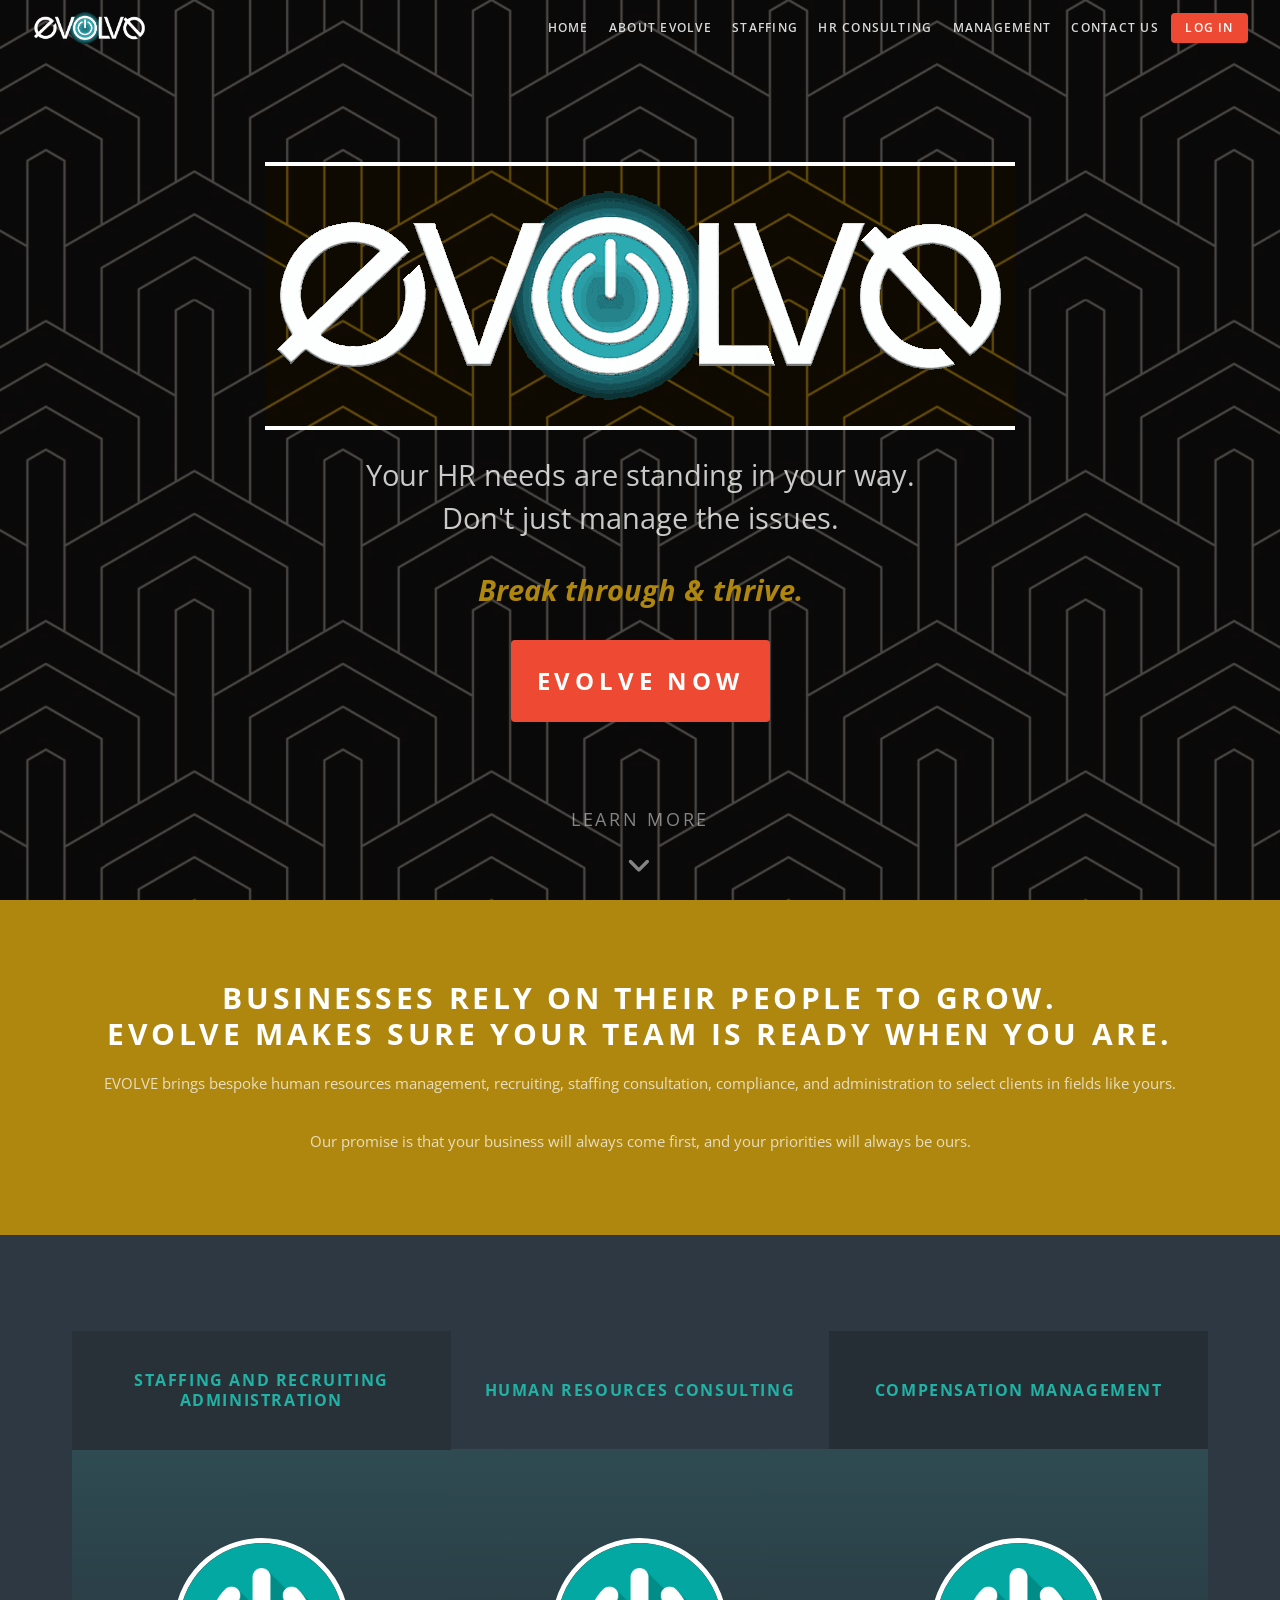
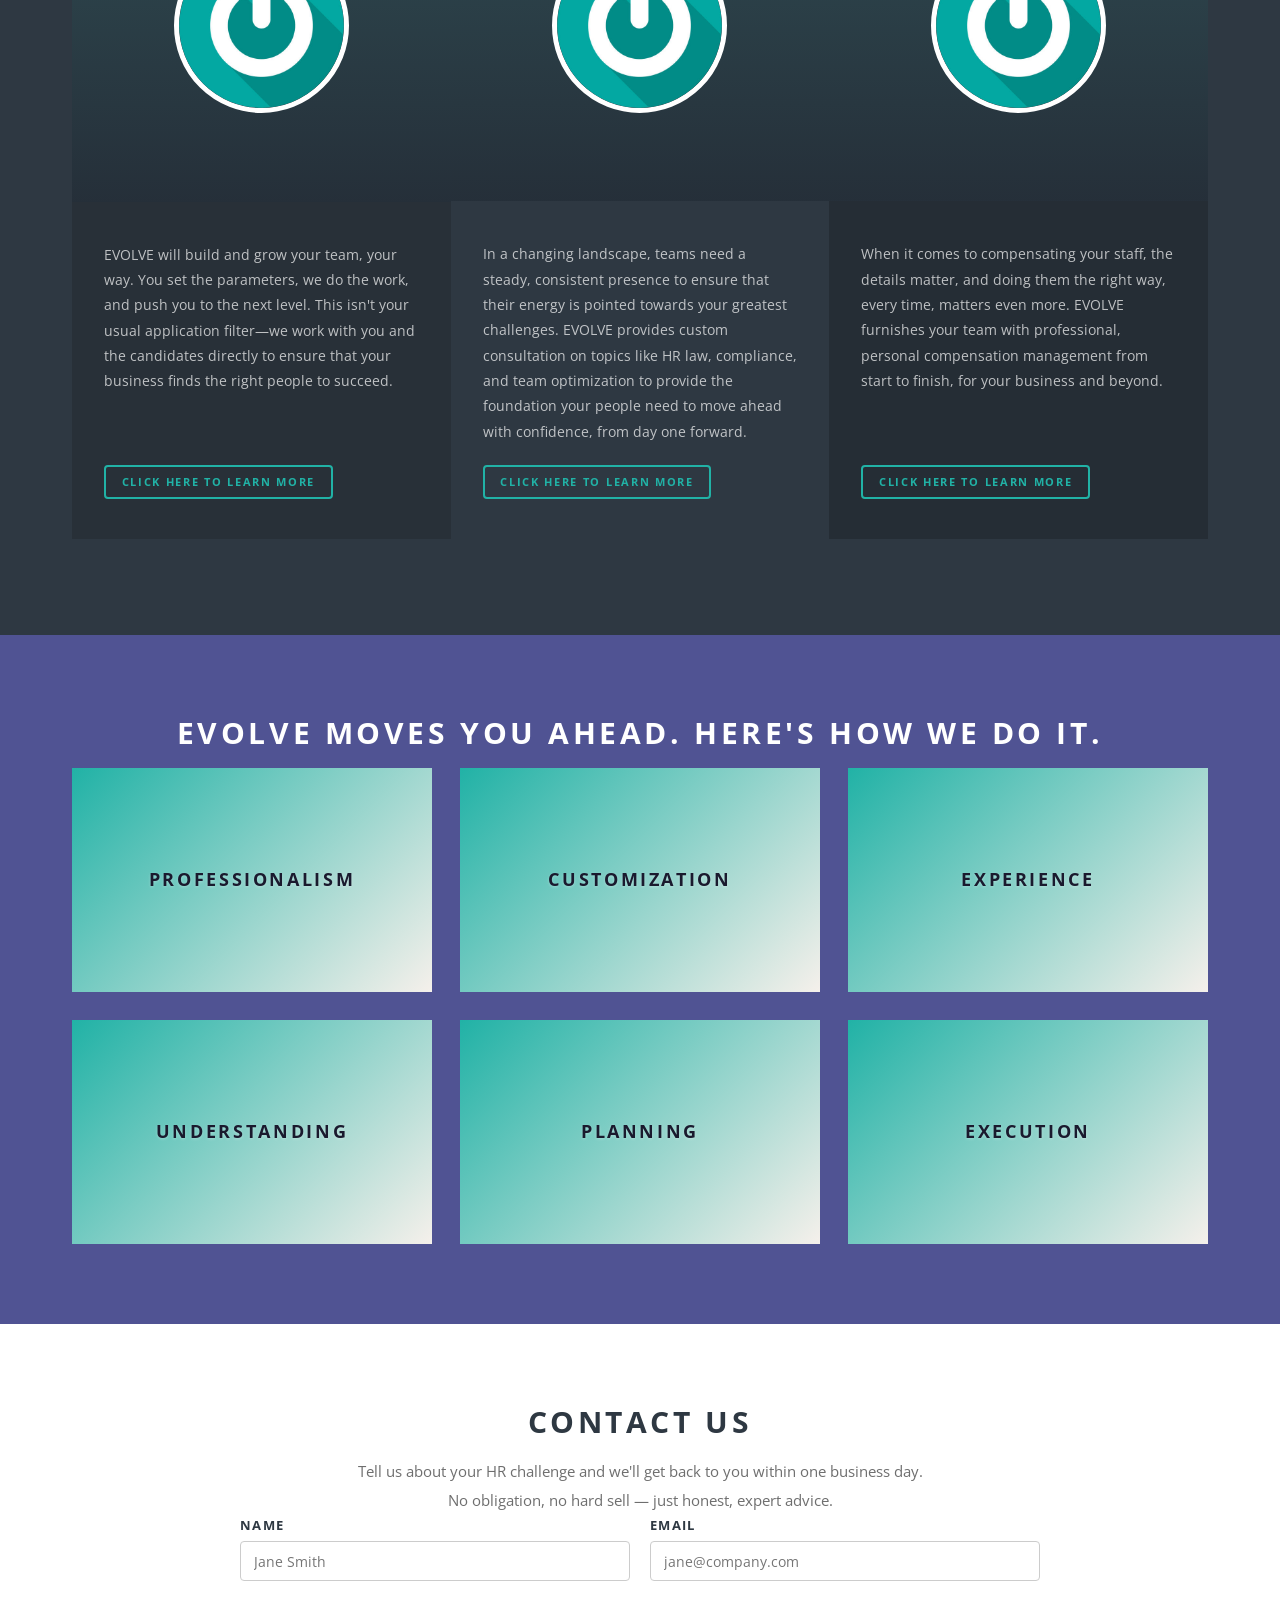
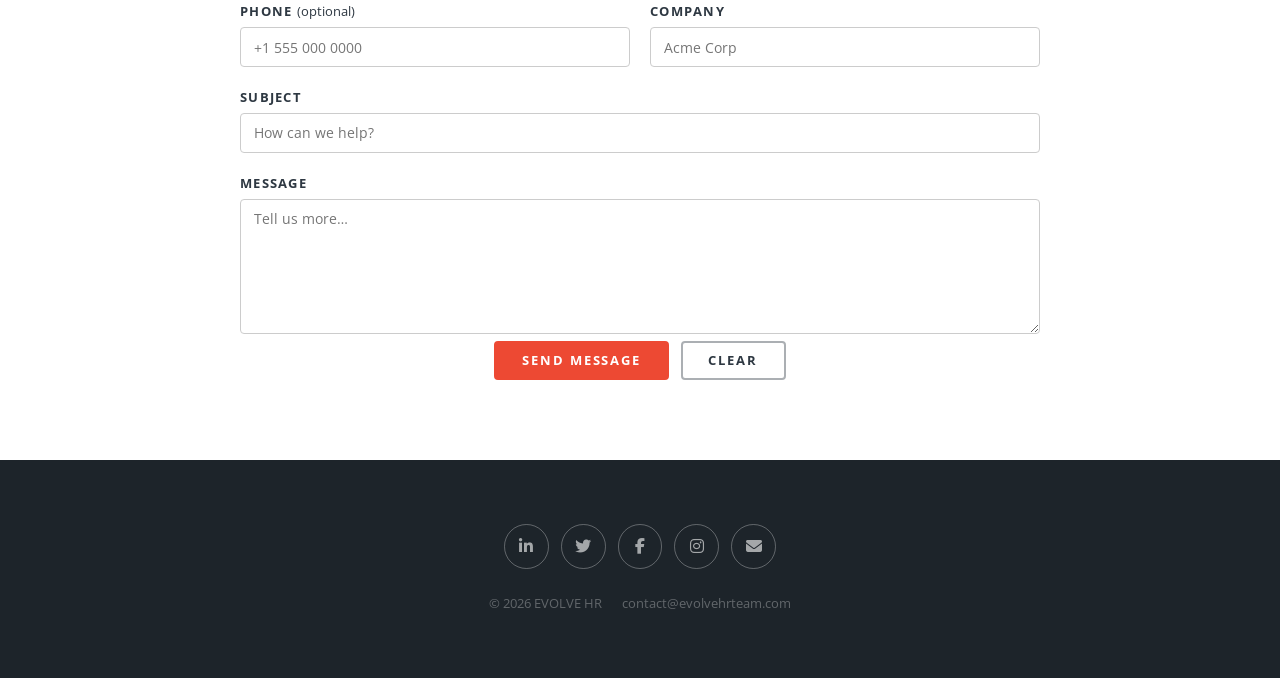
<file: public/index-bkp-19-05-2026.html>
<!doctype html>
<html lang="en">
  <head>
    <title>EVOLVE — Human Resources Solutions</title>
    <meta charset="utf-8" />
    <meta
      name="viewport"
      content="width=device-width, initial-scale=1, user-scalable=no"
    />
    <link rel="shortcut icon" href="images/favicon.png" type="image/x-icon" />
    <link rel="preconnect" href="https://fonts.googleapis.com" />
    <link rel="preconnect" href="https://fonts.gstatic.com" crossorigin />
    <link
      rel="stylesheet"
      href="https://fonts.googleapis.com/css2?family=Open+Sans:ital,wght@0,300;0,400;0,600;0,700;1,300&display=swap"
    />
    <link
      rel="stylesheet"
      href="https://cdnjs.cloudflare.com/ajax/libs/font-awesome/6.5.0/css/all.min.css"
    />
    <link rel="stylesheet" href="css/main.css" />
  </head>
  <body class="landing is-preload">
    <div id="page-wrapper">
      <!-- ═══════════════════════════════════════
       HEADER
  ═══════════════════════════════════════ -->
      <header id="header" class="alt">
        <h1>
          <a href="index.html">
            <!-- EVOLVE -->
            <img src="images/evolvo_glow_new.gif" alt="EVOLVE Logo" />
          </a>
        </h1>
        <nav id="nav">
          <ul>
            <li><a href="#banner">Home</a></li>
            <li><a href="about.html">About Evolve</a></li>
            <li><a href="staffing.html">Staffing</a></li>
            <li><a href="consulting.html">HR Consulting</a></li>
            <li><a href="management.html">Management</a></li>
            <li><a href="contact.html">Contact Us</a></li>
            <li class="special">
              <a href="#menu" class="menuToggle">Menu</a>
              <div id="menu">
                <ul>
                  <li><a href="#banner">Home</a></li>
                  <li><a href="about.html">About Evolve</a></li>
                  <li><a href="staffing.html">Staffing</a></li>
                  <li><a href="consulting.html">HR Consulting</a></li>
                  <li><a href="management.html">Management</a></li>
                  <li><a href="contact.html">Contact Us</a></li>
                  <li class="menu-separator">
                    <a
                      href="#"
                      onclick="
                        goToAuth();
                        return false;
                      "
                      id="nav-login-btn-mobile"
                      >Log In</a
                    >
                  </li>
                </ul>
              </div>
            </li>
            <li>
              <a
                href="#"
                class="button primary small"
                onclick="
                  goToAuth();
                  return false;
                "
                id="nav-login-btn"
                >Log In</a
              >
            </li>
          </ul>
        </nav>
      </header>

      <!-- ═══════════════════════════════════════
       BANNER — Hero
  ═══════════════════════════════════════ -->
      <section id="banner">
        <div class="hero-scroll-wrap">
          <div class="inner">
            <!-- <h2 class="hero-title">EVOLVE</h2> -->
            <div class="hero-title-wrap">
              <h2 class="hero-title">
                <img src="images/evolvo_glow_new.gif" alt="" />
                <span id="overlay"></span>
                <a href="about.html" class="power-btn"></a>
              </h2>
            </div>

            <p class="hero-sub">
              Your HR needs are standing in your way.<br />
              Don't just manage the issues.
            </p>
            <p class="hero-sub">
              <em>Break through &amp; thrive.</em>
            </p>
            <ul class="actions special hero-actions">
              <li>
                <a
                  href="#"
                  class="button primary large"
                  onclick="
                    goToAuth();
                    return false;
                  "
                  >EVOLVE NOW</a
                >
              </li>
            </ul>
          </div>
        </div>
        <a href="#about" class="more scrolly">Learn More</a>
      </section>

      <!-- ═══════════════════════════════════════
       ABOUT — Turquoise block
  ═══════════════════════════════════════ -->
      <section id="about" class="wrapper style1 special">
        <div class="inner">
          <header class="major">
            <h2>
              Businesses rely on their people to grow.<br />EVOLVE makes sure
              your team is ready when you are.
            </h2>
            <p>
              EVOLVE brings bespoke human resources management, recruiting,
              staffing consultation, compliance, and administration to select
              clients in fields like yours.<br /><br />
              Our promise is that your business will always come first, and your
              priorities will always be ours.
            </p>
          </header>

          <!-- Diamond icons -->
          <ul class="icons-diamond d-none">
            <li>
              <a href="staffing.html" class="diamond-icon">
                <span class="diamond-shape">
                  <!-- Handshake SVG -->
                  <svg
                    viewBox="0 0 64 64"
                    xmlns="http://www.w3.org/2000/svg"
                    aria-hidden="true"
                  >
                    <g class="icon-default">
                      <path
                        d="M8 28l10-8h10l8 4 8-4h10l10 8-6 6-6-4v16H14V30l-6 4z"
                        stroke="currentColor"
                        stroke-width="2.5"
                        fill="none"
                        stroke-linejoin="round"
                      />
                      <path
                        d="M32 24l-6 6 6 6 6-6z"
                        stroke="currentColor"
                        stroke-width="2"
                        fill="none"
                      />
                    </g>
                    <g class="icon-hover">
                      <path
                        d="M8 28l10-8h10l8 4 8-4h10l10 8-6 6-6-4v16H14V30l-6 4z"
                        fill="currentColor"
                        opacity=".9"
                      />
                      <path
                        d="M32 24l-6 6 6 6 6-6z"
                        fill="white"
                        opacity=".8"
                      />
                    </g>
                  </svg>
                </span>
                <span class="diamond-label">Staffing</span>
              </a>
            </li>
            <li>
              <a href="consulting.html" class="diamond-icon">
                <span class="diamond-shape">
                  <!-- Light bulb SVG -->
                  <svg
                    viewBox="0 0 64 64"
                    xmlns="http://www.w3.org/2000/svg"
                    aria-hidden="true"
                  >
                    <g class="icon-default">
                      <circle
                        cx="32"
                        cy="26"
                        r="13"
                        stroke="currentColor"
                        stroke-width="2.5"
                        fill="none"
                      />
                      <line
                        x1="32"
                        y1="39"
                        x2="32"
                        y2="48"
                        stroke="currentColor"
                        stroke-width="2.5"
                      />
                      <line
                        x1="26"
                        y1="44"
                        x2="38"
                        y2="44"
                        stroke="currentColor"
                        stroke-width="2.5"
                      />
                      <line
                        x1="27"
                        y1="48"
                        x2="37"
                        y2="48"
                        stroke="currentColor"
                        stroke-width="2.5"
                      />
                      <line
                        x1="36"
                        y1="28"
                        x2="42"
                        y2="22"
                        stroke="currentColor"
                        stroke-width="2"
                      />
                    </g>
                    <g class="icon-hover">
                      <circle cx="32" cy="26" r="13" fill="currentColor" />
                      <line
                        x1="32"
                        y1="39"
                        x2="32"
                        y2="48"
                        stroke="white"
                        stroke-width="2.5"
                      />
                      <line
                        x1="26"
                        y1="44"
                        x2="38"
                        y2="44"
                        stroke="white"
                        stroke-width="2.5"
                      />
                      <line
                        x1="27"
                        y1="48"
                        x2="37"
                        y2="48"
                        stroke="white"
                        stroke-width="2.5"
                      />
                      <line
                        x1="36"
                        y1="28"
                        x2="42"
                        y2="22"
                        stroke="white"
                        stroke-width="2"
                      />
                    </g>
                  </svg>
                </span>
                <span class="diamond-label">Custom Consulting</span>
              </a>
            </li>
            <li>
              <a href="management.html" class="diamond-icon">
                <span class="diamond-shape">
                  <!-- Dollar sign SVG -->
                  <svg
                    viewBox="0 0 64 64"
                    xmlns="http://www.w3.org/2000/svg"
                    aria-hidden="true"
                  >
                    <g class="icon-default">
                      <circle
                        cx="32"
                        cy="32"
                        r="22"
                        stroke="currentColor"
                        stroke-width="2.5"
                        fill="none"
                      />
                      <text
                        x="32"
                        y="40"
                        text-anchor="middle"
                        font-size="28"
                        font-weight="700"
                        fill="currentColor"
                        font-family="Arial,sans-serif"
                      >
                        $
                      </text>
                    </g>
                    <g class="icon-hover">
                      <circle cx="32" cy="32" r="22" fill="currentColor" />
                      <text
                        x="32"
                        y="40"
                        text-anchor="middle"
                        font-size="28"
                        font-weight="700"
                        fill="white"
                        font-family="Arial,sans-serif"
                      >
                        $
                      </text>
                    </g>
                  </svg>
                </span>
                <span class="diamond-label">Compensation Management</span>
              </a>
            </li>
          </ul>
        </div>
      </section>

      <!-- ═══════════════════════════════════════
       SERVICES — Video sub-boxes
  ═══════════════════════════════════════ -->
      <section id="services" class="wrapper style-video">
        <div class="inner">
          <div class="video-boxes">
            <article class="video-box">
              <div class="video-head">
                <h3>Staffing and Recruiting Administration</h3>
              </div>
              <div class="video-wrap">
                <video autoplay muted loop playsinline>
                  <source
                    src="https://videos.pexels.com/video-files/3195440/3195440-uhd_2560_1440_25fps.mp4"
                    type="video/mp4"
                  />
                </video>
                <div class="video-overlay">
                  <a href="staffing.html">
                    <img src="images/power-icon.png" alt="Power Icon" />
                  </a>
                </div>
              </div>
              <div class="video-content">
                <!-- <h3>Staffing and Recruiting Administration</h3> -->
                <p>
                  EVOLVE will build and grow your team, your way. You set the
                  parameters, we do the work, and push you to the next level.
                  This isn't your usual application filter—we work with you and
                  the candidates directly to ensure that your business finds the
                  right people to succeed.
                </p>
                <a href="staffing.html" class="button small"
                  >Click here to learn more</a
                >
              </div>
            </article>

            <article class="video-box">
              <div class="video-head">
                <h3>Human Resources Consulting</h3>
              </div>
              <div class="video-wrap">
                <video autoplay muted loop playsinline>
                  <source
                    src="https://media.istockphoto.com/id/1347162924/video/4k-video-footage-of-a-young-businesswoman-holding-her-laptop-while-giving-a-business.mp4?s=mp4-640x640-is&k=20&c=Oh5kWOwcKz78ePfpMN3eYlvMd5Sy3Hy-RUb7c1ycPJM="
                    type="video/mp4"
                  />
                </video>
                <div class="video-overlay">
                  <a href="consulting.html">
                    <img src="images/power-icon.png" alt="Power Icon" />
                  </a>
                </div>
              </div>
              <div class="video-content">
                <!-- <h3>Human Resources Consulting</h3> -->
                <p>
                  In a changing landscape, teams need a steady, consistent
                  presence to ensure that their energy is pointed towards your
                  greatest challenges. EVOLVE provides custom consultation on
                  topics like HR law, compliance, and team optimization to
                  provide the foundation your people need to move ahead with
                  confidence, from day one forward.
                </p>
                <a href="consulting.html" class="button small"
                  >Click here to learn more</a
                >
              </div>
            </article>

            <article class="video-box">
              <div class="video-head">
                <h3>Compensation Management</h3>
              </div>
              <div class="video-wrap">
                <video autoplay muted loop playsinline>
                  <source
                    src="https://media.gettyimages.com/id/2236034442/video/women-handling-business-documents.mp4?s=mp4-640x640-gi&k=20&c=icRR1RumQmE-UbvjqEZjyQuxd7jbvKbImkrnbfwPQFA="
                    type="video/mp4"
                  />
                </video>
                <div class="video-overlay">
                  <a href="management.html">
                    <img src="images/power-icon.png" alt="Power Icon" />
                  </a>
                </div>
              </div>
              <div class="video-content">
                <!-- <h3>Compensation Management</h3> -->
                <p>
                  When it comes to compensating your staff, the details matter,
                  and doing them the right way, every time, matters even more.
                  EVOLVE furnishes your team with professional, personal
                  compensation management from start to finish, for your
                  business and beyond.
                </p>
                <a href="management.html" class="button small"
                  >Click here to learn more</a
                >
              </div>
            </article>
          </div>
        </div>
      </section>

      <!-- ═══════════════════════════════════════
       VALUE PROPS — Purple hover boxes
  ═══════════════════════════════════════ -->
      <section id="values" class="wrapper style3 special">
        <div class="inner">
          <header class="major">
            <h2>EVOLVE MOVES YOU AHEAD. HERE'S HOW WE DO IT.</h2>
          </header>
          <div class="value-grid">
            <div class="value-card" style="--grad-from: #21b2a6">
              <div class="value-front"><h3>Professionalism</h3></div>
              <div class="value-back">
                <p>
                  Our professionalism is our hallmark. Clients are our focus.
                  We're here to make it work.
                </p>
              </div>
            </div>

            <div class="value-card" style="--grad-from: #21b2a6">
              <div class="value-front"><h3>Customization</h3></div>
              <div class="value-back">
                <p>
                  First and foremost, our team is trained to listen and respond.
                  Evolve does more than just churn out the same solutions.
                </p>
              </div>
            </div>

            <div class="value-card" style="--grad-from: #21b2a6">
              <div class="value-front"><h3>Experience</h3></div>
              <div class="value-back">
                <p>
                  With nearly three decades under our collective management
                  team, Evolve has seen it and handled it, and has the know-how
                  your team needs.
                </p>
              </div>
            </div>

            <div class="value-card" style="--grad-from: #21b2a6">
              <div class="value-front"><h3>Understanding</h3></div>
              <div class="value-back">
                <p>
                  Evolution is about progress, and we work with you to make sure
                  your business moves with the changing seasons you find.
                </p>
              </div>
            </div>

            <div class="value-card" style="--grad-from: #21b2a6">
              <div class="value-front"><h3>Planning</h3></div>
              <div class="value-back">
                <p>
                  Ultimately, we plan to succeed with you, and share that plan
                  every step of the way.
                </p>
              </div>
            </div>

            <div class="value-card" style="--grad-from: #21b2a6">
              <div class="value-front"><h3>Execution</h3></div>
              <div class="value-back">
                <p>
                  We don't just say it—we actually do it. On time, on budget,
                  and with great communication.
                </p>
              </div>
            </div>
          </div>
        </div>
      </section>

      <!-- ═══════════════════════════════════════
       CONTACT SECTION
  ═══════════════════════════════════════ -->
      <section id="contact-section" class="wrapper style5">
        <div class="inner">
          <header class="major">
            <h2>Contact Us</h2>
            <p>
              Tell us about your HR challenge and we'll get back to you within
              one business day.<br />
              No obligation, no hard sell — just honest, expert advice.
            </p>
          </header>
          <form id="contact-form" class="contact-form" method="post">
            <div class="fields">
              <div class="field half">
                <label for="contact-name">Name</label>
                <input
                  type="text"
                  name="name"
                  id="contact-name"
                  placeholder="Jane Smith"
                  required
                />
              </div>
              <div class="field half">
                <label for="contact-email">Email</label>
                <input
                  type="email"
                  name="email"
                  id="contact-email"
                  placeholder="jane@company.com"
                  required
                />
              </div>
              <div class="field half">
                <label for="contact-phone"
                  >Phone
                  <span
                    style="
                      font-weight: 400;
                      text-transform: none;
                      letter-spacing: 0;
                    "
                    >(optional)</span
                  ></label
                >
                <input
                  type="tel"
                  name="phone"
                  id="contact-phone"
                  placeholder="+1 555 000 0000"
                />
              </div>
              <div class="field half">
                <label for="contact-company">Company</label>
                <input
                  type="text"
                  name="company"
                  id="contact-company"
                  placeholder="Acme Corp"
                  required
                />
              </div>
              <div class="field">
                <label for="contact-subject">Subject</label>
                <input
                  type="text"
                  name="subject"
                  id="contact-subject"
                  placeholder="How can we help?"
                  required
                />
              </div>
              <div class="field">
                <label for="contact-message">Message</label>
                <textarea
                  name="message"
                  id="contact-message"
                  rows="6"
                  placeholder="Tell us more…"
                  required
                ></textarea>
              </div>
            </div>
            <ul class="actions special">
              <li>
                <input type="submit" value="Send Message" class="primary" />
              </li>
              <li><input type="reset" value="Clear" /></li>
            </ul>
          </form>
          <div
            id="contact-message-div"
            style="
              display: none;
              margin-top: 2em;
              padding: 1.25em 1.5em;
              border-radius: 4px;
            "
          ></div>
        </div>
      </section>

      <!-- ═══════════════════════════════════════
       FOOTER
  ═══════════════════════════════════════ -->
      <footer id="footer">
        <ul class="icons">
          <li>
            <a href="#" aria-label="LinkedIn"
              ><i class="fab fa-linkedin-in"></i
            ></a>
          </li>
          <li>
            <a href="#" aria-label="Twitter"><i class="fab fa-twitter"></i></a>
          </li>
          <li>
            <a href="#" aria-label="Facebook"
              ><i class="fab fa-facebook-f"></i
            ></a>
          </li>
          <li>
            <a href="#" aria-label="Instagram"
              ><i class="fab fa-instagram"></i
            ></a>
          </li>
          <li>
            <a href="mailto:contact@evolvehrteam.com" aria-label="Email"
              ><i class="fas fa-envelope"></i
            ></a>
          </li>
        </ul>
        <ul class="copyright">
          <li>
            &copy;
            <script>
              document.write(new Date().getFullYear());
            </script>
            EVOLVE HR
          </li>
          <li>contact@evolvehrteam.com</li>
        </ul>
      </footer>
    </div>
    <!-- /page-wrapper -->

    <!-- ═══════════════════════════════════════
     AUTH MODAL
═══════════════════════════════════════ -->
    <div id="auth-modal" class="modal-overlay" style="display: none">
      <div class="modal-box">
        <button
          class="modal-close"
          onclick="closeAuthModal()"
          aria-label="Close"
        >
          &times;
        </button>
        <div id="login-tab" class="auth-tab active">
          <header class="modal-header">
            <h2>Welcome Back</h2>
            <p>Sign in to your EVOLVE HR portal</p>
          </header>
          <form id="login-form">
            <div class="field">
              <label for="login-email">Email</label>
              <input
                type="email"
                id="login-email"
                placeholder="you@company.com"
                required
              />
            </div>
            <div class="field">
              <label for="login-password">Password</label>
              <input
                type="password"
                id="login-password"
                placeholder="••••••••"
                required
              />
            </div>
            <ul class="actions">
              <li><input type="submit" value="Login" class="primary fit" /></li>
            </ul>
          </form>
          <p class="auth-toggle">
            Need an Evolve account? <a href="contact.html">Let us know!</a>
          </p>
        </div>

        <div id="register-tab" class="auth-tab">
          <header class="modal-header">
            <h2>Create Account</h2>
            <p>Join the EVOLVE HR client portal</p>
          </header>
          <form id="register-form">
            <div class="fields">
              <div class="field half">
                <label for="register-firstname">First Name</label>
                <input
                  type="text"
                  id="register-firstname"
                  placeholder="Jane"
                  required
                />
              </div>
              <div class="field half">
                <label for="register-lastname">Last Name</label>
                <input
                  type="text"
                  id="register-lastname"
                  placeholder="Smith"
                  required
                />
              </div>
            </div>
            <div class="field">
              <label for="register-email">Email</label>
              <input
                type="email"
                id="register-email"
                placeholder="you@company.com"
                required
              />
            </div>
            <div class="fields">
              <div class="field half">
                <label for="register-phone"
                  >Phone
                  <span
                    style="
                      font-weight: 400;
                      text-transform: none;
                      letter-spacing: 0;
                    "
                    >(optional)</span
                  ></label
                >
                <input
                  type="tel"
                  id="register-phone"
                  placeholder="+1 555 000 0000"
                />
              </div>
              <div class="field half">
                <label for="register-company">Company</label>
                <input
                  type="text"
                  id="register-company"
                  placeholder="Acme Corp"
                  required
                />
              </div>
            </div>
            <div class="field">
              <label for="register-password">Password</label>
              <input
                type="password"
                id="register-password"
                placeholder="••••••••"
                required
              />
            </div>
            <ul class="actions">
              <li>
                <input
                  type="submit"
                  value="Create Account"
                  class="primary fit"
                />
              </li>
            </ul>
          </form>
          <p class="auth-toggle">
            Already a member?
            <a
              href="#"
              onclick="
                switchTab('login');
                return false;
              "
              >Login</a
            >
          </p>
        </div>
      </div>
    </div>

    <script src="js/main.js"></script>
    <script src="js/auth.js"></script>
    <script>
      // Safety fallback — ensure modal functions are always defined even if main.js errors
      if (typeof closeAuthModal === "undefined") {
        window.closeAuthModal = function () {
          var m = document.getElementById("auth-modal");
          if (m) m.style.display = "none";
        };
      }
      if (typeof openAuthModal === "undefined") {
        window.openAuthModal = function () {
          var m = document.getElementById("auth-modal");
          if (m) m.style.display = "flex";
        };
      }
    </script>

    <script>
      (function () {
        /* ─────────────────────────────
     DOM REFS
  ───────────────────────────── */
        const banner = document.querySelector("#banner");
        const inner = document.querySelector("#banner .inner");
        const heroTitle = document.querySelector("#banner .hero-title-wrap");
        const heroButton = document.querySelector("#banner .hero-actions li");
        const learnMore = document.querySelector("#banner .more");

        /* ─────────────────────────────
     CONFIG
  ───────────────────────────── */
        const CONFIG = {
          REVERSE_RANGE: 200,
          TARGET_TOP: 12,
          TARGET_RIGHT_DESKTOP: 40,
          TARGET_RIGHT_MOBILE: 15,
          SCALE_TARGET: 0.35,
          MOBILE_BREAKPOINT: 768,
          LOGO_OFFSET: 55,
          LEARN_OFFSET: 380,
          LOGO_TOUCH_OFFSET: 5,
          OPACITY_DELAY: 400,
          ANIM_DURATION: 650,
          TRANSITION_ANIM:
            "transform 0.6s ease-in-out, opacity 0.6s ease-in-out",
        };

        /* ─────────────────────────────
     STATE
  ───────────────────────────── */
        let titleTrigger = 0;
        let learnMoreTrigger = 0;
        let triggerScrollY = 0;
        let isAnimated = false;
        let isAnimating = false;
        let opacityTimer = null;
        let restoreTimer = null;
        let naturalRect = null;
        let ticking = false;

        /* Style props we save/restore for live measurement */
        const STYLE_KEYS = [
          "transition",
          "position",
          "top",
          "left",
          "width",
          "height",
          "margin",
          "padding",
          "transform",
          "opacity",
          "visibility",
        ];

        /* ─────────────────────────────
     HELPERS
  ───────────────────────────── */
        const getRect = (el) => {
          const r = el.getBoundingClientRect();
          return { top: r.top, left: r.left, width: r.width, height: r.height };
        };

        const getTargetRight = () =>
          window.innerWidth <= CONFIG.MOBILE_BREAKPOINT
            ? CONFIG.TARGET_RIGHT_MOBILE
            : CONFIG.TARGET_RIGHT_DESKTOP;

        const calculateTriggers = () => {
          titleTrigger =
            heroTitle.getBoundingClientRect().top +
            window.scrollY -
            CONFIG.LOGO_OFFSET;
          learnMoreTrigger =
            learnMore.getBoundingClientRect().top +
            window.scrollY -
            CONFIG.LEARN_OFFSET;
        };

        const clearTimers = () => {
          if (opacityTimer) {
            clearTimeout(opacityTimer);
            opacityTimer = null;
          }
          if (restoreTimer) {
            clearTimeout(restoreTimer);
            restoreTimer = null;
          }
        };

        const setStyles = (el, styles) => {
          for (const key in styles) el.style[key] = styles[key];
        };

        const storeNaturalRect = () => {
          if (!isAnimated && !isAnimating) {
            naturalRect = getRect(heroButton);
          }
        };

        /* ─────────────────────────────
     READ TRUE NATURAL POSITION
     (temporarily un-fix button)
  ───────────────────────────── */
        const getLiveNaturalRect = () => {
          const saved = {};
          STYLE_KEYS.forEach((k) => (saved[k] = heroButton.style[k]));

          /* Reset to natural flow (hidden) */
          STYLE_KEYS.forEach((k) => (heroButton.style[k] = ""));
          heroButton.style.transition = "none";
          heroButton.style.visibility = "hidden";

          heroButton.offsetHeight; // force reflow

          const live = getRect(heroButton);

          /* Restore */
          STYLE_KEYS.forEach((k) => (heroButton.style[k] = saved[k]));

          return live;
        };

        /* ─────────────────────────────
     APPLY FIXED FRAME
     (sets fixed position to a rect)
  ───────────────────────────── */
        const applyFixedFrame = (rect) => {
          setStyles(heroButton, {
            position: "fixed",
            top: rect.top + "px",
            left: rect.left + "px",
            width: rect.width + "px",
            height: rect.height + "px",
            margin: "0",
            padding: "0",
            zIndex: "9999",
          });
        };

        /* ─────────────────────────────
     FORWARD ANIMATION
  ───────────────────────────── */
        const animateToCorner = () => {
          if (isAnimated || isAnimating || !naturalRect) return;

          isAnimating = true;
          triggerScrollY = window.scrollY;

          /* Freeze at natural position */
          heroButton.style.transition = "none";
          applyFixedFrame(naturalRect);
          heroButton.style.opacity = "1";
          heroButton.style.transformOrigin = "top right";
          heroButton.style.transform = "translate(0px, 0px) scale(1)";

          heroButton.offsetHeight; // repaint

          /* Calculate destination */
          const targetLeft =
            window.innerWidth - getTargetRight() - naturalRect.width;
          const deltaX = targetLeft - naturalRect.left;
          const deltaY = CONFIG.TARGET_TOP - naturalRect.top;

          /* Animate */
          heroButton.style.transition = CONFIG.TRANSITION_ANIM;
          heroButton.style.transform = `translate(${deltaX}px, ${deltaY}px) scale(${CONFIG.SCALE_TARGET})`;

          clearTimers();

          opacityTimer = setTimeout(() => {
            heroButton.style.opacity = "0";
            opacityTimer = null;
          }, CONFIG.OPACITY_DELAY);

          restoreTimer = setTimeout(() => {
            isAnimated = true;
            isAnimating = false;
            restoreTimer = null;
          }, CONFIG.ANIM_DURATION);
        };

        /* ─────────────────────────────
     REVERSE ANIMATION (SCROLL-LINKED)
  ───────────────────────────── */
        const animateBackByScroll = (progress) => {
          progress = Math.max(0, Math.min(1, progress));

          /* ✅ Kill any pending transitions immediately */
          heroButton.style.transition = "none";

          const live = getLiveNaturalRect();
          if (!live) return;

          const targetLeft = window.innerWidth - getTargetRight() - live.width;
          const deltaX = targetLeft - live.left;
          const deltaY = CONFIG.TARGET_TOP - live.top;

          const inv = 1 - progress;
          const x = deltaX * inv;
          const y = deltaY * inv;
          const scale =
            CONFIG.SCALE_TARGET + (1 - CONFIG.SCALE_TARGET) * progress;

          applyFixedFrame(live);
          heroButton.style.transform = `translate(${x}px, ${y}px) scale(${scale})`;
          heroButton.style.opacity = progress;

          if (progress >= 1) restoreNaturalFlow();
        };

        /* ─────────────────────────────
     RESTORE NATURAL FLOW
  ───────────────────────────── */
        const restoreNaturalFlow = () => {
          heroButton.style.transition = "none";
          STYLE_KEYS.forEach((k) => (heroButton.style[k] = ""));
          heroButton.style.transformOrigin = "";

          heroButton.offsetHeight;
          heroButton.style.transition = "";

          isAnimated = false;
          isAnimating = false;

          naturalRect = getRect(heroButton);
        };

        /* ─────────────────────────────
     OVERLAY HELPERS
  ───────────────────────────── */
        const ensureOverlay = () => {
          if (!document.querySelector(".banner-overlay")) {
            const span = document.createElement("span");
            span.className = "banner-overlay";
            inner.prepend(span);
          }
        };

        const removeOverlay = () => {
          const ov = document.querySelector(".banner-overlay");
          if (ov) ov.remove();
        };

        /* ─────────────────────────────
     SCROLL HANDLER
  ───────────────────────────── */
        const handleScroll = () => {
          const scrollY = window.scrollY;
          const logoRect = heroTitle.getBoundingClientRect();

          storeNaturalRect();

          /* Logo sticky */
          banner.classList.toggle("hero-fixed", scrollY >= titleTrigger);

          /* Forward trigger */
          if (!isAnimated && !isAnimating) {
            const buttonRect = heroButton.getBoundingClientRect();
            if (buttonRect.top <= logoRect.bottom - CONFIG.LOGO_TOUCH_OFFSET) {
              animateToCorner();
            }
          }

          /* ✅ Reverse trigger (works during forward too — fast scroll fix) */
          if ((isAnimated || isAnimating) && scrollY < triggerScrollY) {
            clearTimers();

            /* Cancel forward if still animating */
            if (isAnimating && !isAnimated) {
              isAnimated = true;
              isAnimating = false;
            }

            const progress = (triggerScrollY - scrollY) / CONFIG.REVERSE_RANGE;
            animateBackByScroll(progress);
          }

          /* Learn more */
          banner.classList.toggle(
            "learn-more-hide",
            scrollY >= learnMoreTrigger,
          );

          /* Overlay */
          scrollY >= titleTrigger ? ensureOverlay() : removeOverlay();
        };

        /* ─────────────────────────────
     RAF-THROTTLED SCROLL
  ───────────────────────────── */
        const onScroll = () => {
          if (!ticking) {
            requestAnimationFrame(() => {
              handleScroll();
              ticking = false;
            });
            ticking = true;
          }
        };

        /* ─────────────────────────────
     INIT
  ───────────────────────────── */
        calculateTriggers();
        handleScroll();

        window.addEventListener("scroll", onScroll, { passive: true });
        window.addEventListener("resize", () => {
          naturalRect = null;
          calculateTriggers();
          handleScroll();
        });
      })();
    </script>
  </body>
</html>
</file>
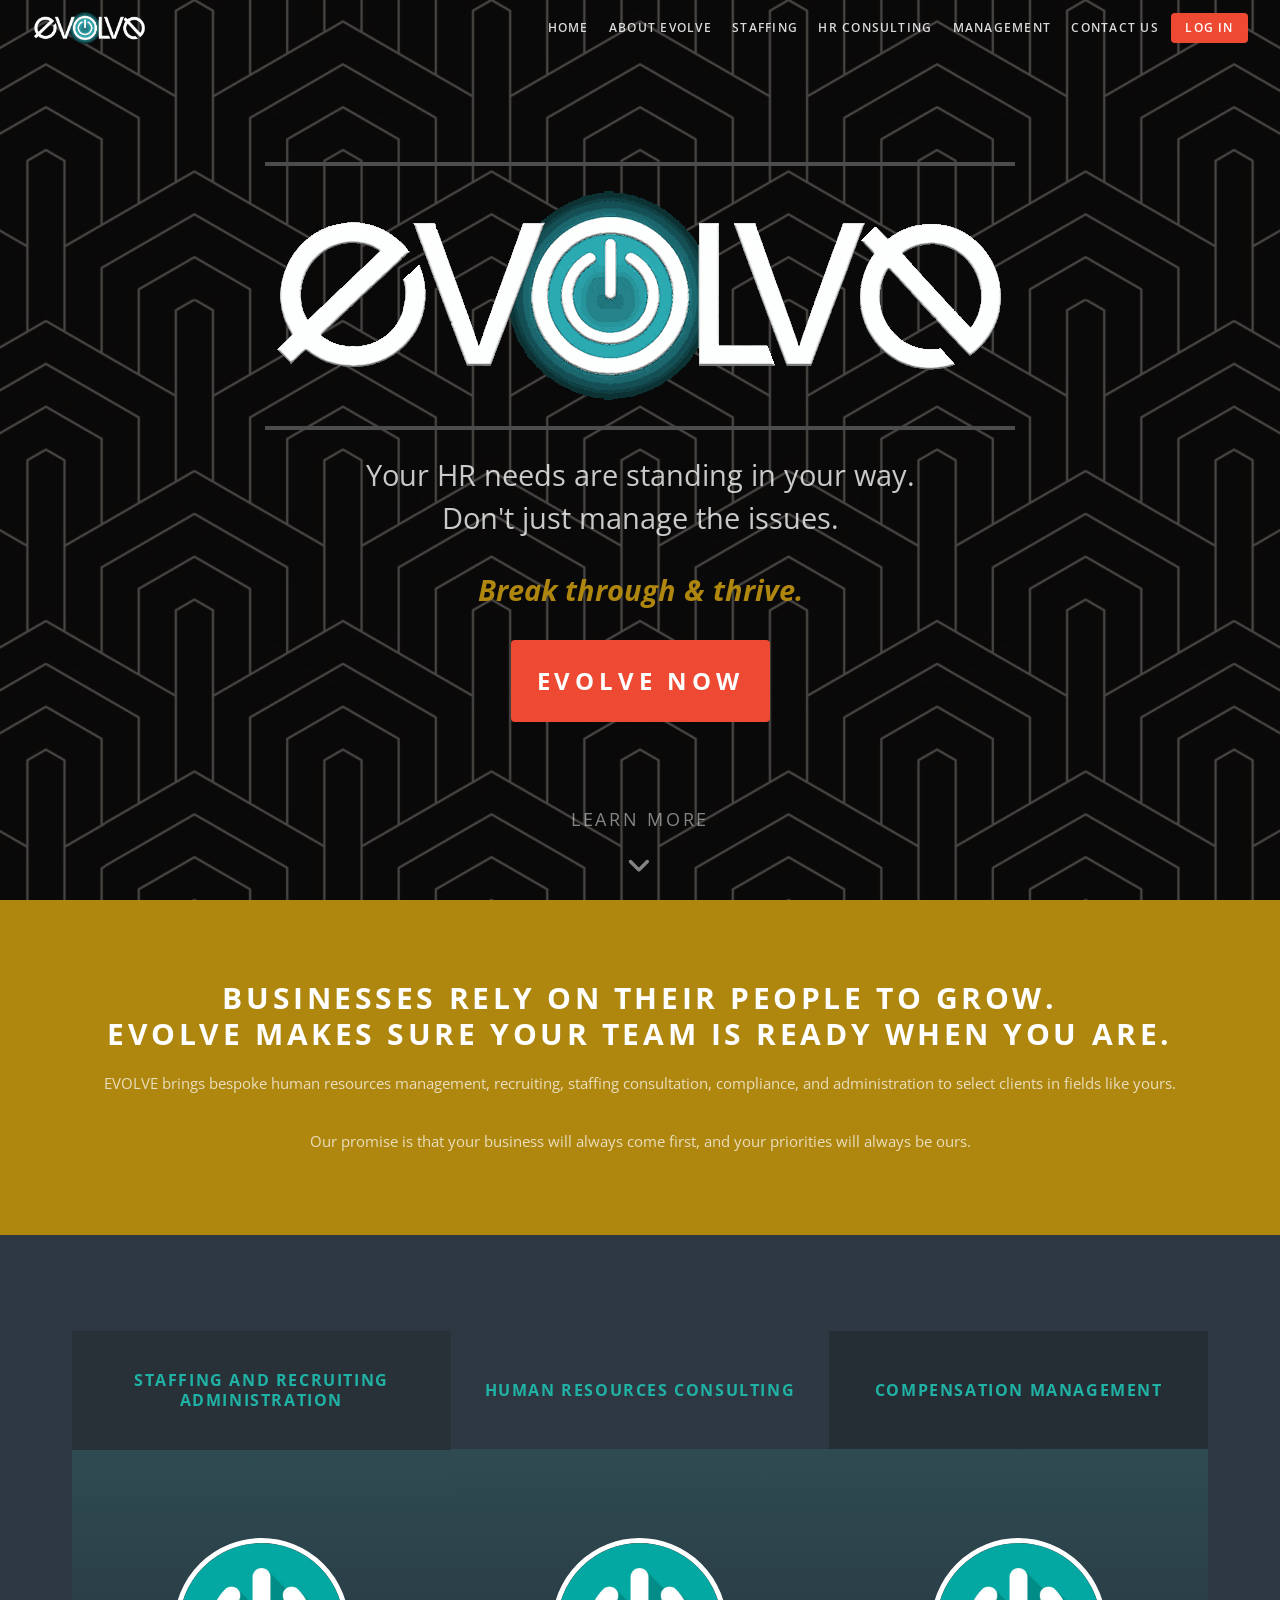
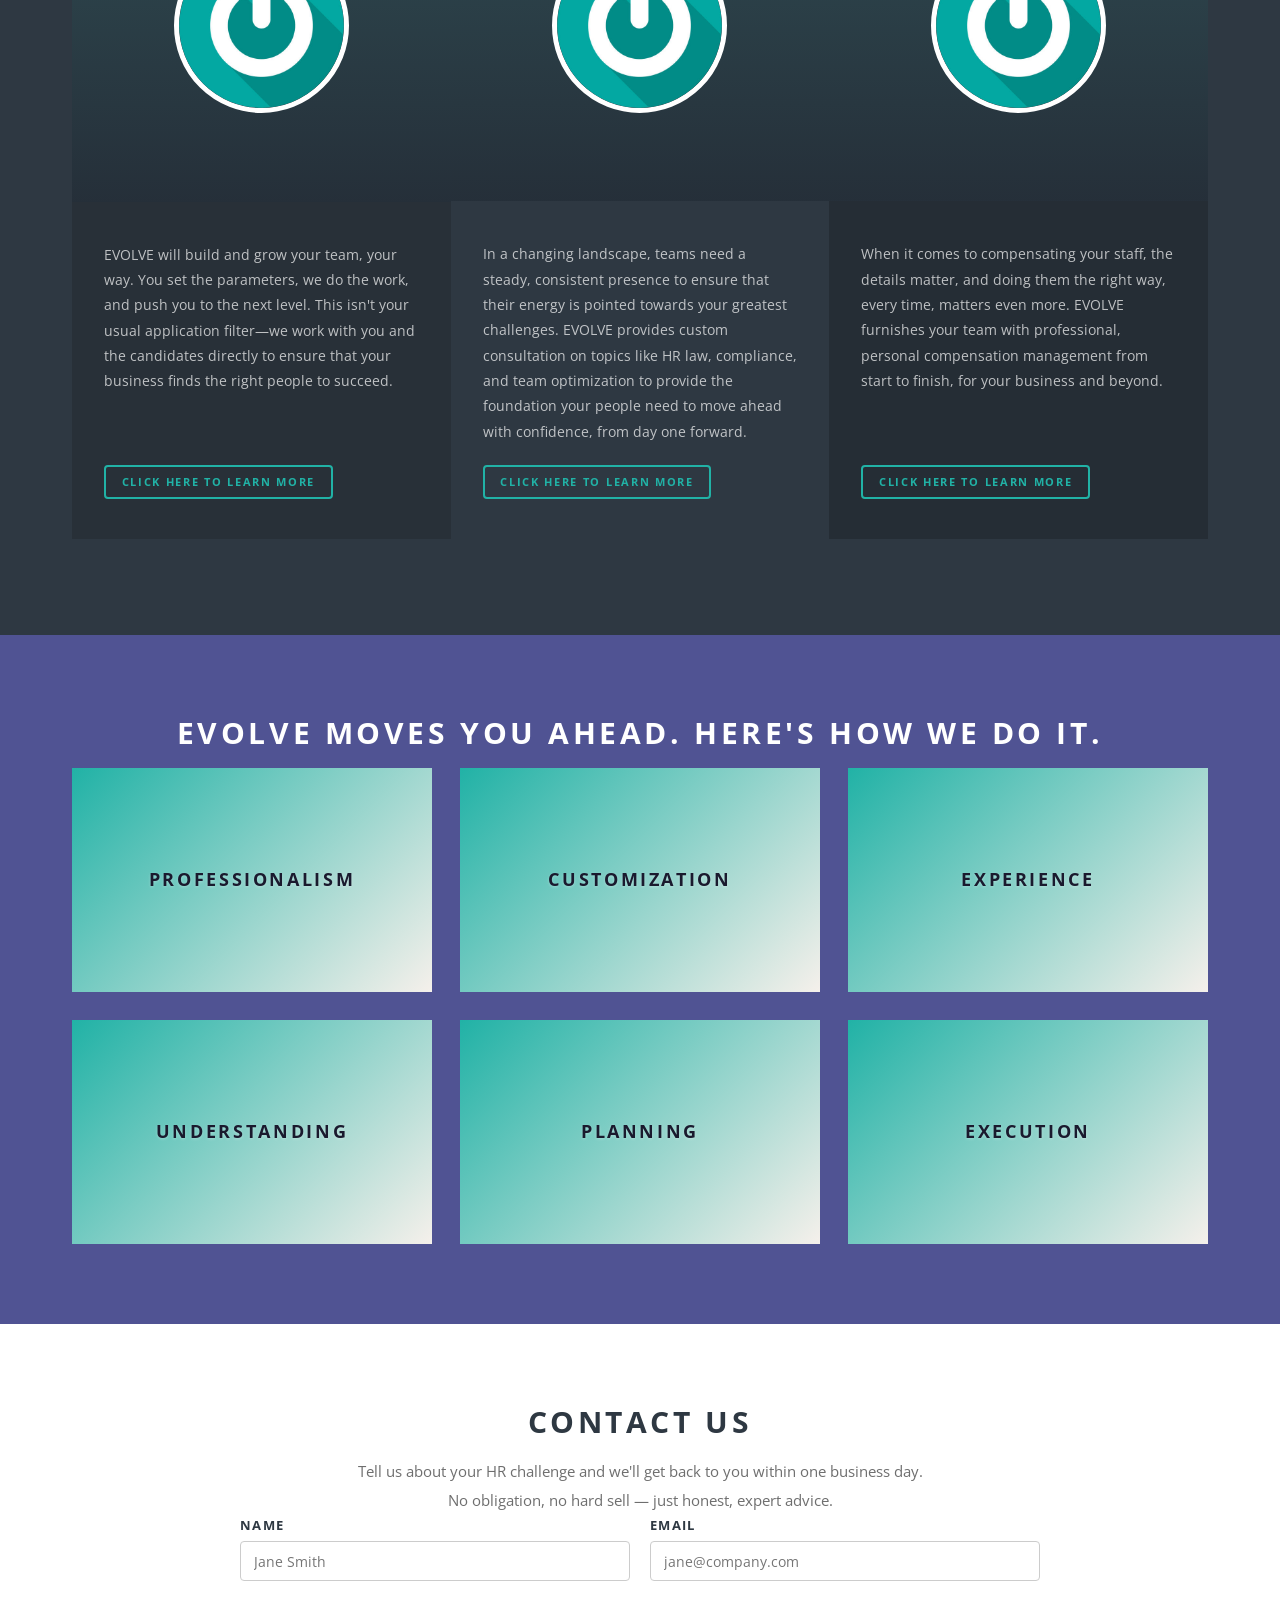
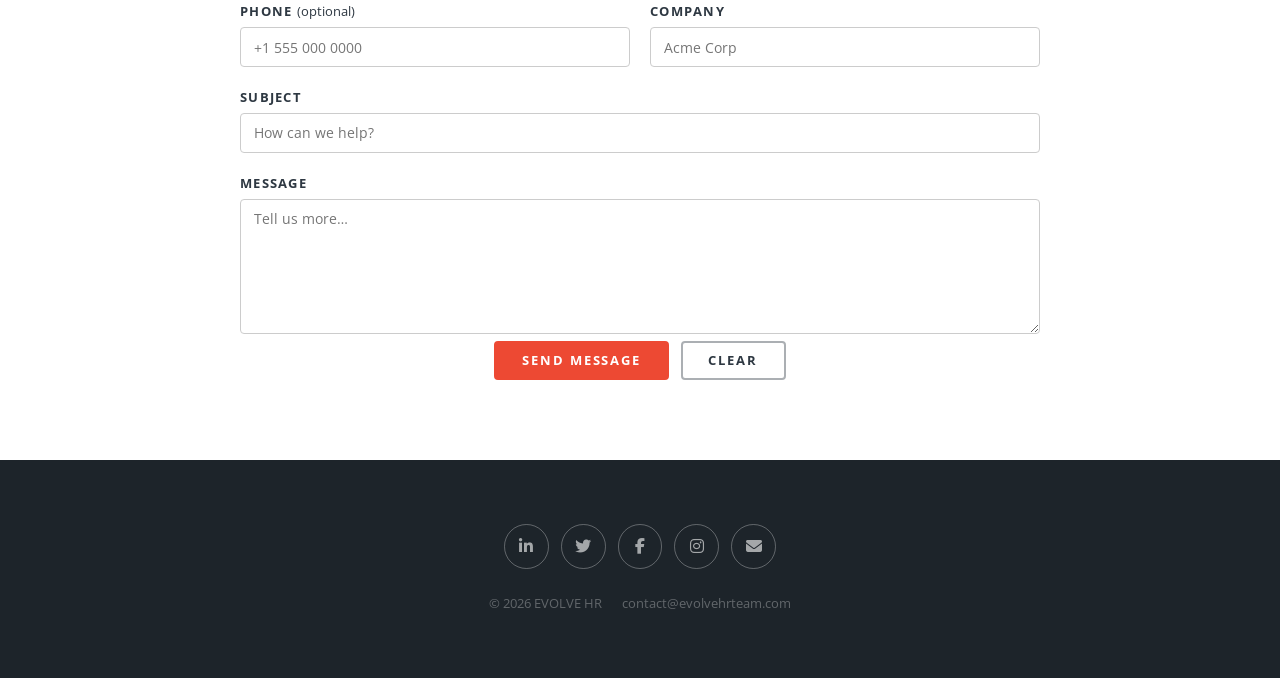
<file: public/index-bkp.html>
<!doctype html>
<html lang="en">
  <head>
    <title>EVOLVE — Human Resources Solutions</title>
    <meta charset="utf-8" />
    <meta
      name="viewport"
      content="width=device-width, initial-scale=1, user-scalable=no"
    />
    <link rel="shortcut icon" href="images/favicon.png" type="image/x-icon" />
    <link rel="preconnect" href="https://fonts.googleapis.com" />
    <link rel="preconnect" href="https://fonts.gstatic.com" crossorigin />
    <link
      rel="stylesheet"
      href="https://fonts.googleapis.com/css2?family=Open+Sans:ital,wght@0,300;0,400;0,600;0,700;1,300&display=swap"
    />
    <link
      rel="stylesheet"
      href="https://cdnjs.cloudflare.com/ajax/libs/font-awesome/6.5.0/css/all.min.css"
    />
    <link rel="stylesheet" href="css/main.css" />
  </head>
  <body class="landing is-preload">
    <div id="page-wrapper">
      <!-- ═══════════════════════════════════════
       HEADER
  ═══════════════════════════════════════ -->
      <header id="header" class="alt">
        <h1>
          <a href="index.html">
            <!-- EVOLVE -->
            <img src="images/evolvo_glow_new.gif" alt="EVOLVE Logo" />
          </a>
        </h1>
        <nav id="nav">
          <ul>
            <li><a href="#banner">Home</a></li>
            <li><a href="about.html">About Evolve</a></li>
            <li><a href="staffing.html">Staffing</a></li>
            <li><a href="consulting.html">HR Consulting</a></li>
            <li><a href="management.html">Management</a></li>
            <li><a href="contact.html">Contact Us</a></li>
            <li class="special">
              <a href="#menu" class="menuToggle">Menu</a>
              <div id="menu">
                <ul>
                  <li><a href="#banner">Home</a></li>
                  <li><a href="about.html">About Evolve</a></li>
                  <li><a href="staffing.html">Staffing</a></li>
                  <li><a href="consulting.html">HR Consulting</a></li>
                  <li><a href="management.html">Management</a></li>
                  <li><a href="contact.html">Contact Us</a></li>
                  <li class="menu-separator">
                    <a
                      href="#"
                      onclick="
                        goToAuth();
                        return false;
                      "
                      id="nav-login-btn-mobile"
                      >Log In</a
                    >
                  </li>
                </ul>
              </div>
            </li>
            <li>
              <a
                href="#"
                class="button primary small"
                onclick="
                  goToAuth();
                  return false;
                "
                id="nav-login-btn"
                >Log In</a
              >
            </li>
          </ul>
        </nav>
      </header>

      <!-- ═══════════════════════════════════════
       BANNER — Hero
  ═══════════════════════════════════════ -->
      <section id="banner">
        <div class="inner">
          <!-- <h2 class="hero-title">EVOLVE</h2> -->
          <h2 class="hero-title">
            <img src="images/evolvo_glow_new.gif" alt="" />
            <span></span>
            <a href="about.html" class="power-btn"></a>
          </h2>

          <p class="hero-sub">
            Your HR needs are standing in your way.<br />
            Don't just manage the issues.
          </p>
          <p class="hero-sub">
            <em>Break through &amp; thrive.</em>
          </p>
          <ul class="actions special">
            <li>
              <a
                href="#"
                class="button primary large"
                onclick="
                  goToAuth();
                  return false;
                "
                >EVOLVE NOW</a
              >
            </li>
          </ul>
        </div>
        <a href="#about" class="more scrolly">Learn More</a>
      </section>

      <!-- ═══════════════════════════════════════
       ABOUT — Turquoise block
  ═══════════════════════════════════════ -->
      <section id="about" class="wrapper style1 special">
        <div class="inner">
          <header class="major">
            <h2>
              Businesses rely on their people to grow.<br />EVOLVE makes sure
              your team is ready when you are.
            </h2>
            <p>
              EVOLVE brings bespoke human resources management, recruiting,
              staffing consultation, compliance, and administration to select
              clients in fields like yours.<br /><br />
              Our promise is that your business will always come first, and your
              priorities will always be ours.
            </p>
          </header>

          <!-- Diamond icons -->
          <ul class="icons-diamond d-none">
            <li>
              <a href="staffing.html" class="diamond-icon">
                <span class="diamond-shape">
                  <!-- Handshake SVG -->
                  <svg
                    viewBox="0 0 64 64"
                    xmlns="http://www.w3.org/2000/svg"
                    aria-hidden="true"
                  >
                    <g class="icon-default">
                      <path
                        d="M8 28l10-8h10l8 4 8-4h10l10 8-6 6-6-4v16H14V30l-6 4z"
                        stroke="currentColor"
                        stroke-width="2.5"
                        fill="none"
                        stroke-linejoin="round"
                      />
                      <path
                        d="M32 24l-6 6 6 6 6-6z"
                        stroke="currentColor"
                        stroke-width="2"
                        fill="none"
                      />
                    </g>
                    <g class="icon-hover">
                      <path
                        d="M8 28l10-8h10l8 4 8-4h10l10 8-6 6-6-4v16H14V30l-6 4z"
                        fill="currentColor"
                        opacity=".9"
                      />
                      <path
                        d="M32 24l-6 6 6 6 6-6z"
                        fill="white"
                        opacity=".8"
                      />
                    </g>
                  </svg>
                </span>
                <span class="diamond-label">Staffing</span>
              </a>
            </li>
            <li>
              <a href="consulting.html" class="diamond-icon">
                <span class="diamond-shape">
                  <!-- Light bulb SVG -->
                  <svg
                    viewBox="0 0 64 64"
                    xmlns="http://www.w3.org/2000/svg"
                    aria-hidden="true"
                  >
                    <g class="icon-default">
                      <circle
                        cx="32"
                        cy="26"
                        r="13"
                        stroke="currentColor"
                        stroke-width="2.5"
                        fill="none"
                      />
                      <line
                        x1="32"
                        y1="39"
                        x2="32"
                        y2="48"
                        stroke="currentColor"
                        stroke-width="2.5"
                      />
                      <line
                        x1="26"
                        y1="44"
                        x2="38"
                        y2="44"
                        stroke="currentColor"
                        stroke-width="2.5"
                      />
                      <line
                        x1="27"
                        y1="48"
                        x2="37"
                        y2="48"
                        stroke="currentColor"
                        stroke-width="2.5"
                      />
                      <line
                        x1="36"
                        y1="28"
                        x2="42"
                        y2="22"
                        stroke="currentColor"
                        stroke-width="2"
                      />
                    </g>
                    <g class="icon-hover">
                      <circle cx="32" cy="26" r="13" fill="currentColor" />
                      <line
                        x1="32"
                        y1="39"
                        x2="32"
                        y2="48"
                        stroke="white"
                        stroke-width="2.5"
                      />
                      <line
                        x1="26"
                        y1="44"
                        x2="38"
                        y2="44"
                        stroke="white"
                        stroke-width="2.5"
                      />
                      <line
                        x1="27"
                        y1="48"
                        x2="37"
                        y2="48"
                        stroke="white"
                        stroke-width="2.5"
                      />
                      <line
                        x1="36"
                        y1="28"
                        x2="42"
                        y2="22"
                        stroke="white"
                        stroke-width="2"
                      />
                    </g>
                  </svg>
                </span>
                <span class="diamond-label">Custom Consulting</span>
              </a>
            </li>
            <li>
              <a href="management.html" class="diamond-icon">
                <span class="diamond-shape">
                  <!-- Dollar sign SVG -->
                  <svg
                    viewBox="0 0 64 64"
                    xmlns="http://www.w3.org/2000/svg"
                    aria-hidden="true"
                  >
                    <g class="icon-default">
                      <circle
                        cx="32"
                        cy="32"
                        r="22"
                        stroke="currentColor"
                        stroke-width="2.5"
                        fill="none"
                      />
                      <text
                        x="32"
                        y="40"
                        text-anchor="middle"
                        font-size="28"
                        font-weight="700"
                        fill="currentColor"
                        font-family="Arial,sans-serif"
                      >
                        $
                      </text>
                    </g>
                    <g class="icon-hover">
                      <circle cx="32" cy="32" r="22" fill="currentColor" />
                      <text
                        x="32"
                        y="40"
                        text-anchor="middle"
                        font-size="28"
                        font-weight="700"
                        fill="white"
                        font-family="Arial,sans-serif"
                      >
                        $
                      </text>
                    </g>
                  </svg>
                </span>
                <span class="diamond-label">Compensation Management</span>
              </a>
            </li>
          </ul>
        </div>
      </section>

      <!-- ═══════════════════════════════════════
       SERVICES — Video sub-boxes
  ═══════════════════════════════════════ -->
      <section id="services" class="wrapper style-video">
        <div class="inner">
          <div class="video-boxes">
            <article class="video-box">
              <div class="video-head">
                <h3>Staffing and Recruiting Administration</h3>
              </div>
              <div class="video-wrap">
                <video autoplay muted loop playsinline>
                  <source
                    src="https://videos.pexels.com/video-files/3195440/3195440-uhd_2560_1440_25fps.mp4"
                    type="video/mp4"
                  />
                </video>
                <div class="video-overlay">
                  <a href="staffing.html">
                    <img src="images/power-icon.png" alt="Power Icon" />
                  </a>
                </div>
              </div>
              <div class="video-content">
                <!-- <h3>Staffing and Recruiting Administration</h3> -->
                <p>
                  EVOLVE will build and grow your team, your way. You set the
                  parameters, we do the work, and push you to the next level.
                  This isn't your usual application filter—we work with you and
                  the candidates directly to ensure that your business finds the
                  right people to succeed.
                </p>
                <a href="staffing.html" class="button small"
                  >Click here to learn more</a
                >
              </div>
            </article>

            <article class="video-box">
              <div class="video-head">
                <h3>Human Resources Consulting</h3>
              </div>
              <div class="video-wrap">
                <video autoplay muted loop playsinline>
                  <source
                    src="https://media.istockphoto.com/id/1347162924/video/4k-video-footage-of-a-young-businesswoman-holding-her-laptop-while-giving-a-business.mp4?s=mp4-640x640-is&k=20&c=Oh5kWOwcKz78ePfpMN3eYlvMd5Sy3Hy-RUb7c1ycPJM="
                    type="video/mp4"
                  />
                </video>
                <div class="video-overlay">
                  <a href="consulting.html">
                    <img src="images/power-icon.png" alt="Power Icon" />
                  </a>
                </div>
              </div>
              <div class="video-content">
                <!-- <h3>Human Resources Consulting</h3> -->
                <p>
                  In a changing landscape, teams need a steady, consistent
                  presence to ensure that their energy is pointed towards your
                  greatest challenges. EVOLVE provides custom consultation on
                  topics like HR law, compliance, and team optimization to
                  provide the foundation your people need to move ahead with
                  confidence, from day one forward.
                </p>
                <a href="consulting.html" class="button small"
                  >Click here to learn more</a
                >
              </div>
            </article>

            <article class="video-box">
              <div class="video-head">
                <h3>Compensation Management</h3>
              </div>
              <div class="video-wrap">
                <video autoplay muted loop playsinline>
                  <source
                    src="https://media.gettyimages.com/id/2236034442/video/women-handling-business-documents.mp4?s=mp4-640x640-gi&k=20&c=icRR1RumQmE-UbvjqEZjyQuxd7jbvKbImkrnbfwPQFA="
                    type="video/mp4"
                  />
                </video>
                <div class="video-overlay">
                  <a href="management.html">
                    <img src="images/power-icon.png" alt="Power Icon" />
                  </a>
                </div>
              </div>
              <div class="video-content">
                <!-- <h3>Compensation Management</h3> -->
                <p>
                  When it comes to compensating your staff, the details matter,
                  and doing them the right way, every time, matters even more.
                  EVOLVE furnishes your team with professional, personal
                  compensation management from start to finish, for your
                  business and beyond.
                </p>
                <a href="management.html" class="button small"
                  >Click here to learn more</a
                >
              </div>
            </article>
          </div>
        </div>
      </section>

      <!-- ═══════════════════════════════════════
       VALUE PROPS — Purple hover boxes
  ═══════════════════════════════════════ -->
      <section id="values" class="wrapper style3 special">
        <div class="inner">
          <header class="major">
            <h2>EVOLVE MOVES YOU AHEAD. HERE'S HOW WE DO IT.</h2>
          </header>
          <div class="value-grid">
            <div class="value-card" style="--grad-from: #21b2a6">
              <div class="value-front"><h3>Professionalism</h3></div>
              <div class="value-back">
                <p>
                  Our professionalism is our hallmark. Clients are our focus.
                  We're here to make it work.
                </p>
              </div>
            </div>

            <div class="value-card" style="--grad-from: #21b2a6">
              <div class="value-front"><h3>Customization</h3></div>
              <div class="value-back">
                <p>
                  First and foremost, our team is trained to listen and respond.
                  Evolve does more than just churn out the same solutions.
                </p>
              </div>
            </div>

            <div class="value-card" style="--grad-from: #21b2a6">
              <div class="value-front"><h3>Experience</h3></div>
              <div class="value-back">
                <p>
                  With nearly three decades under our collective management
                  team, Evolve has seen it and handled it, and has the know-how
                  your team needs.
                </p>
              </div>
            </div>

            <div class="value-card" style="--grad-from: #21b2a6">
              <div class="value-front"><h3>Understanding</h3></div>
              <div class="value-back">
                <p>
                  Evolution is about progress, and we work with you to make sure
                  your business moves with the changing seasons you find.
                </p>
              </div>
            </div>

            <div class="value-card" style="--grad-from: #21b2a6">
              <div class="value-front"><h3>Planning</h3></div>
              <div class="value-back">
                <p>
                  Ultimately, we plan to succeed with you, and share that plan
                  every step of the way.
                </p>
              </div>
            </div>

            <div class="value-card" style="--grad-from: #21b2a6">
              <div class="value-front"><h3>Execution</h3></div>
              <div class="value-back">
                <p>
                  We don't just say it—we actually do it. On time, on budget,
                  and with great communication.
                </p>
              </div>
            </div>
          </div>
        </div>
      </section>

      <!-- ═══════════════════════════════════════
       CONTACT SECTION
  ═══════════════════════════════════════ -->
      <section id="contact-section" class="wrapper style5">
        <div class="inner">
          <header class="major">
            <h2>Contact Us</h2>
            <p>
              Tell us about your HR challenge and we'll get back to you within
              one business day.<br />
              No obligation, no hard sell — just honest, expert advice.
            </p>
          </header>
          <form id="contact-form" class="contact-form" method="post">
            <div class="fields">
              <div class="field half">
                <label for="contact-name">Name</label>
                <input
                  type="text"
                  name="name"
                  id="contact-name"
                  placeholder="Jane Smith"
                  required
                />
              </div>
              <div class="field half">
                <label for="contact-email">Email</label>
                <input
                  type="email"
                  name="email"
                  id="contact-email"
                  placeholder="jane@company.com"
                  required
                />
              </div>
              <div class="field half">
                <label for="contact-phone"
                  >Phone
                  <span
                    style="
                      font-weight: 400;
                      text-transform: none;
                      letter-spacing: 0;
                    "
                    >(optional)</span
                  ></label
                >
                <input
                  type="tel"
                  name="phone"
                  id="contact-phone"
                  placeholder="+1 555 000 0000"
                />
              </div>
              <div class="field half">
                <label for="contact-company">Company</label>
                <input
                  type="text"
                  name="company"
                  id="contact-company"
                  placeholder="Acme Corp"
                  required
                />
              </div>
              <div class="field">
                <label for="contact-subject">Subject</label>
                <input
                  type="text"
                  name="subject"
                  id="contact-subject"
                  placeholder="How can we help?"
                  required
                />
              </div>
              <div class="field">
                <label for="contact-message">Message</label>
                <textarea
                  name="message"
                  id="contact-message"
                  rows="6"
                  placeholder="Tell us more…"
                  required
                ></textarea>
              </div>
            </div>
            <ul class="actions special">
              <li>
                <input type="submit" value="Send Message" class="primary" />
              </li>
              <li><input type="reset" value="Clear" /></li>
            </ul>
          </form>
          <div
            id="contact-message-div"
            style="
              display: none;
              margin-top: 2em;
              padding: 1.25em 1.5em;
              border-radius: 4px;
            "
          ></div>
        </div>
      </section>

      <!-- ═══════════════════════════════════════
       FOOTER
  ═══════════════════════════════════════ -->
      <footer id="footer">
        <ul class="icons">
          <li>
            <a href="#" aria-label="LinkedIn"
              ><i class="fab fa-linkedin-in"></i
            ></a>
          </li>
          <li>
            <a href="#" aria-label="Twitter"><i class="fab fa-twitter"></i></a>
          </li>
          <li>
            <a href="#" aria-label="Facebook"
              ><i class="fab fa-facebook-f"></i
            ></a>
          </li>
          <li>
            <a href="#" aria-label="Instagram"
              ><i class="fab fa-instagram"></i
            ></a>
          </li>
          <li>
            <a href="mailto:contact@evolvehrteam.com" aria-label="Email"
              ><i class="fas fa-envelope"></i
            ></a>
          </li>
        </ul>
        <ul class="copyright">
          <li>
            &copy;
            <script>
              document.write(new Date().getFullYear());
            </script>
            EVOLVE HR
          </li>
          <li>contact@evolvehrteam.com</li>
        </ul>
      </footer>
    </div>
    <!-- /page-wrapper -->

    <!-- ═══════════════════════════════════════
     AUTH MODAL
═══════════════════════════════════════ -->
    <div id="auth-modal" class="modal-overlay" style="display: none">
      <div class="modal-box">
        <button
          class="modal-close"
          onclick="closeAuthModal()"
          aria-label="Close"
        >
          &times;
        </button>
        <div id="login-tab" class="auth-tab active">
          <header class="modal-header">
            <h2>Welcome Back</h2>
            <p>Sign in to your EVOLVE HR portal</p>
          </header>
          <form id="login-form">
            <div class="field">
              <label for="login-email">Email</label>
              <input
                type="email"
                id="login-email"
                placeholder="you@company.com"
                required
              />
            </div>
            <div class="field">
              <label for="login-password">Password</label>
              <input
                type="password"
                id="login-password"
                placeholder="••••••••"
                required
              />
            </div>
            <ul class="actions">
              <li><input type="submit" value="Login" class="primary fit" /></li>
            </ul>
          </form>
          <p class="auth-toggle">
            Need an Evolve account? <a href="contact.html">Let us know!</a>
          </p>
        </div>

        <div id="register-tab" class="auth-tab">
          <header class="modal-header">
            <h2>Create Account</h2>
            <p>Join the EVOLVE HR client portal</p>
          </header>
          <form id="register-form">
            <div class="fields">
              <div class="field half">
                <label for="register-firstname">First Name</label>
                <input
                  type="text"
                  id="register-firstname"
                  placeholder="Jane"
                  required
                />
              </div>
              <div class="field half">
                <label for="register-lastname">Last Name</label>
                <input
                  type="text"
                  id="register-lastname"
                  placeholder="Smith"
                  required
                />
              </div>
            </div>
            <div class="field">
              <label for="register-email">Email</label>
              <input
                type="email"
                id="register-email"
                placeholder="you@company.com"
                required
              />
            </div>
            <div class="fields">
              <div class="field half">
                <label for="register-phone"
                  >Phone
                  <span
                    style="
                      font-weight: 400;
                      text-transform: none;
                      letter-spacing: 0;
                    "
                    >(optional)</span
                  ></label
                >
                <input
                  type="tel"
                  id="register-phone"
                  placeholder="+1 555 000 0000"
                />
              </div>
              <div class="field half">
                <label for="register-company">Company</label>
                <input
                  type="text"
                  id="register-company"
                  placeholder="Acme Corp"
                  required
                />
              </div>
            </div>
            <div class="field">
              <label for="register-password">Password</label>
              <input
                type="password"
                id="register-password"
                placeholder="••••••••"
                required
              />
            </div>
            <ul class="actions">
              <li>
                <input
                  type="submit"
                  value="Create Account"
                  class="primary fit"
                />
              </li>
            </ul>
          </form>
          <p class="auth-toggle">
            Already a member?
            <a
              href="#"
              onclick="
                switchTab('login');
                return false;
              "
              >Login</a
            >
          </p>
        </div>
      </div>
    </div>

    <script src="js/main.js"></script>
    <script src="js/auth.js"></script>
    <script>
      // Safety fallback — ensure modal functions are always defined even if main.js errors
      if (typeof closeAuthModal === "undefined") {
        window.closeAuthModal = function () {
          var m = document.getElementById("auth-modal");
          if (m) m.style.display = "none";
        };
      }
      if (typeof openAuthModal === "undefined") {
        window.openAuthModal = function () {
          var m = document.getElementById("auth-modal");
          if (m) m.style.display = "flex";
        };
      }
    </script>
  </body>
</html>
</file>
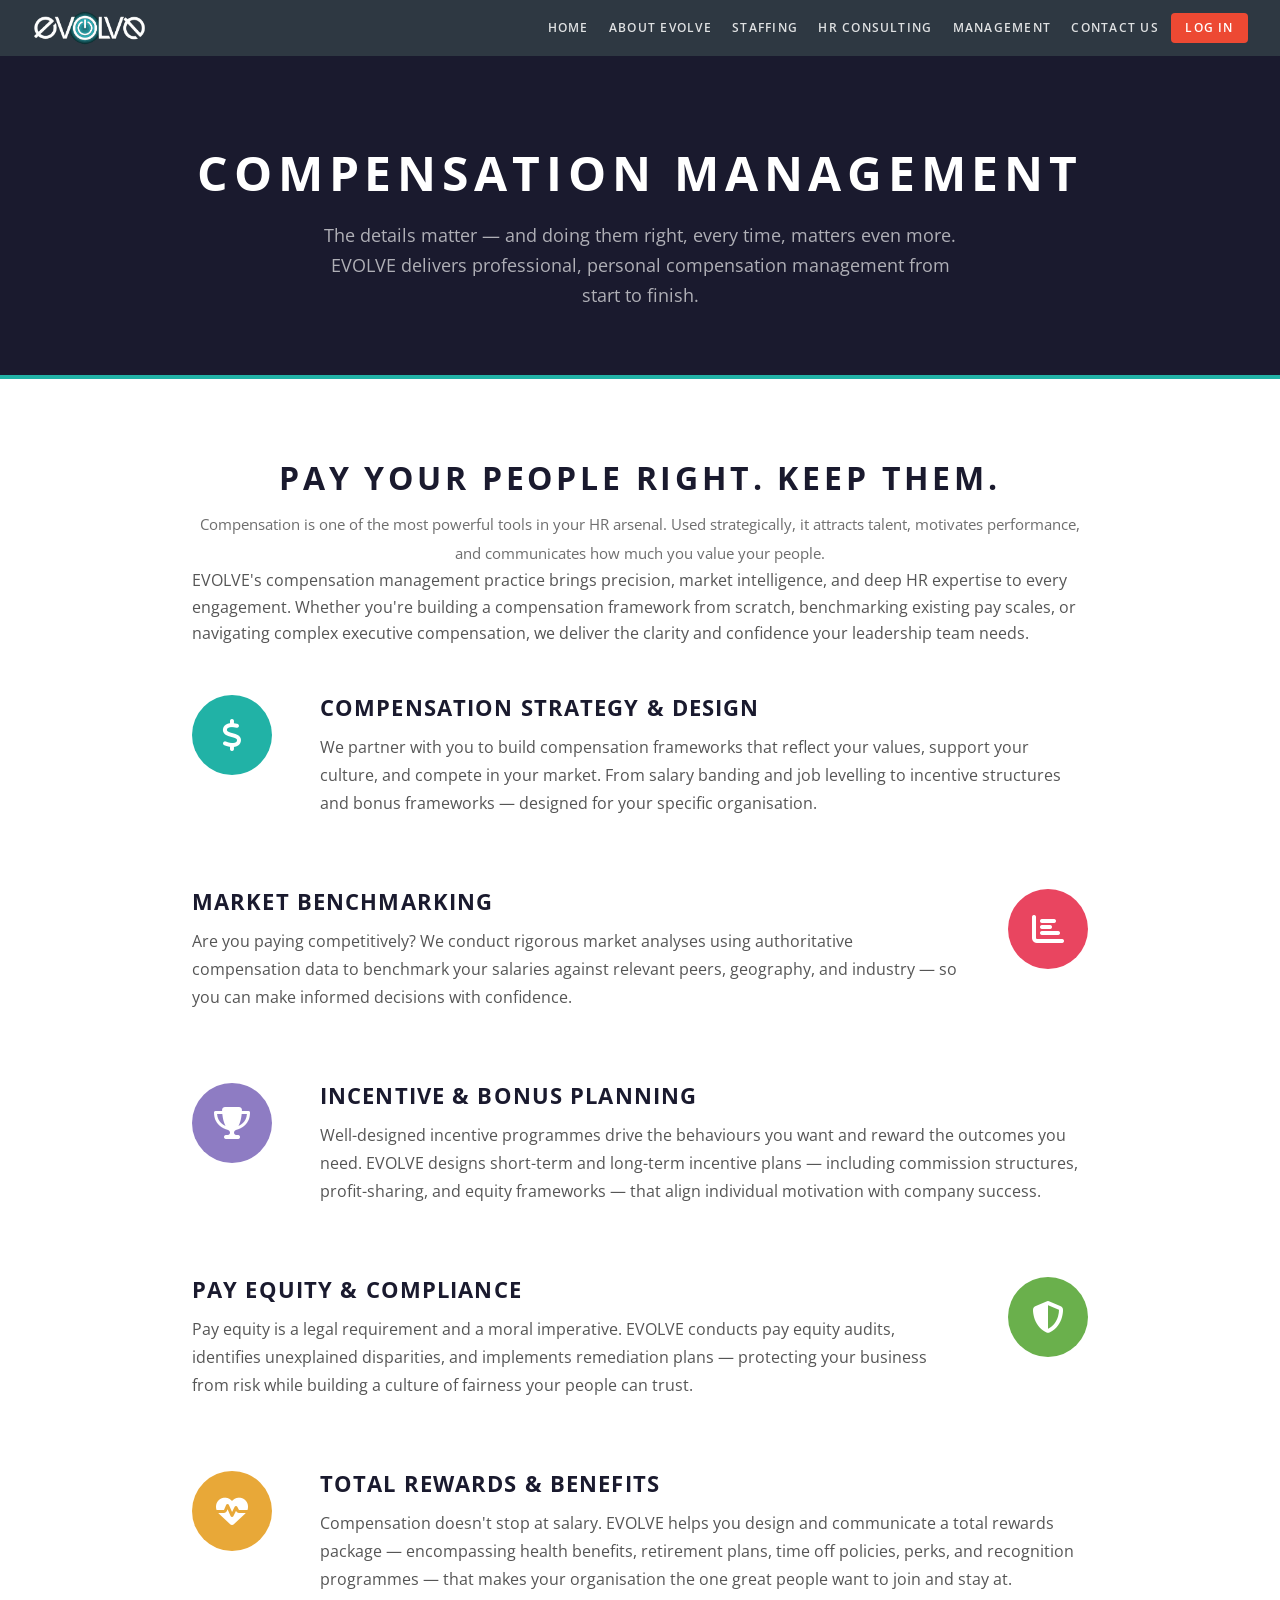
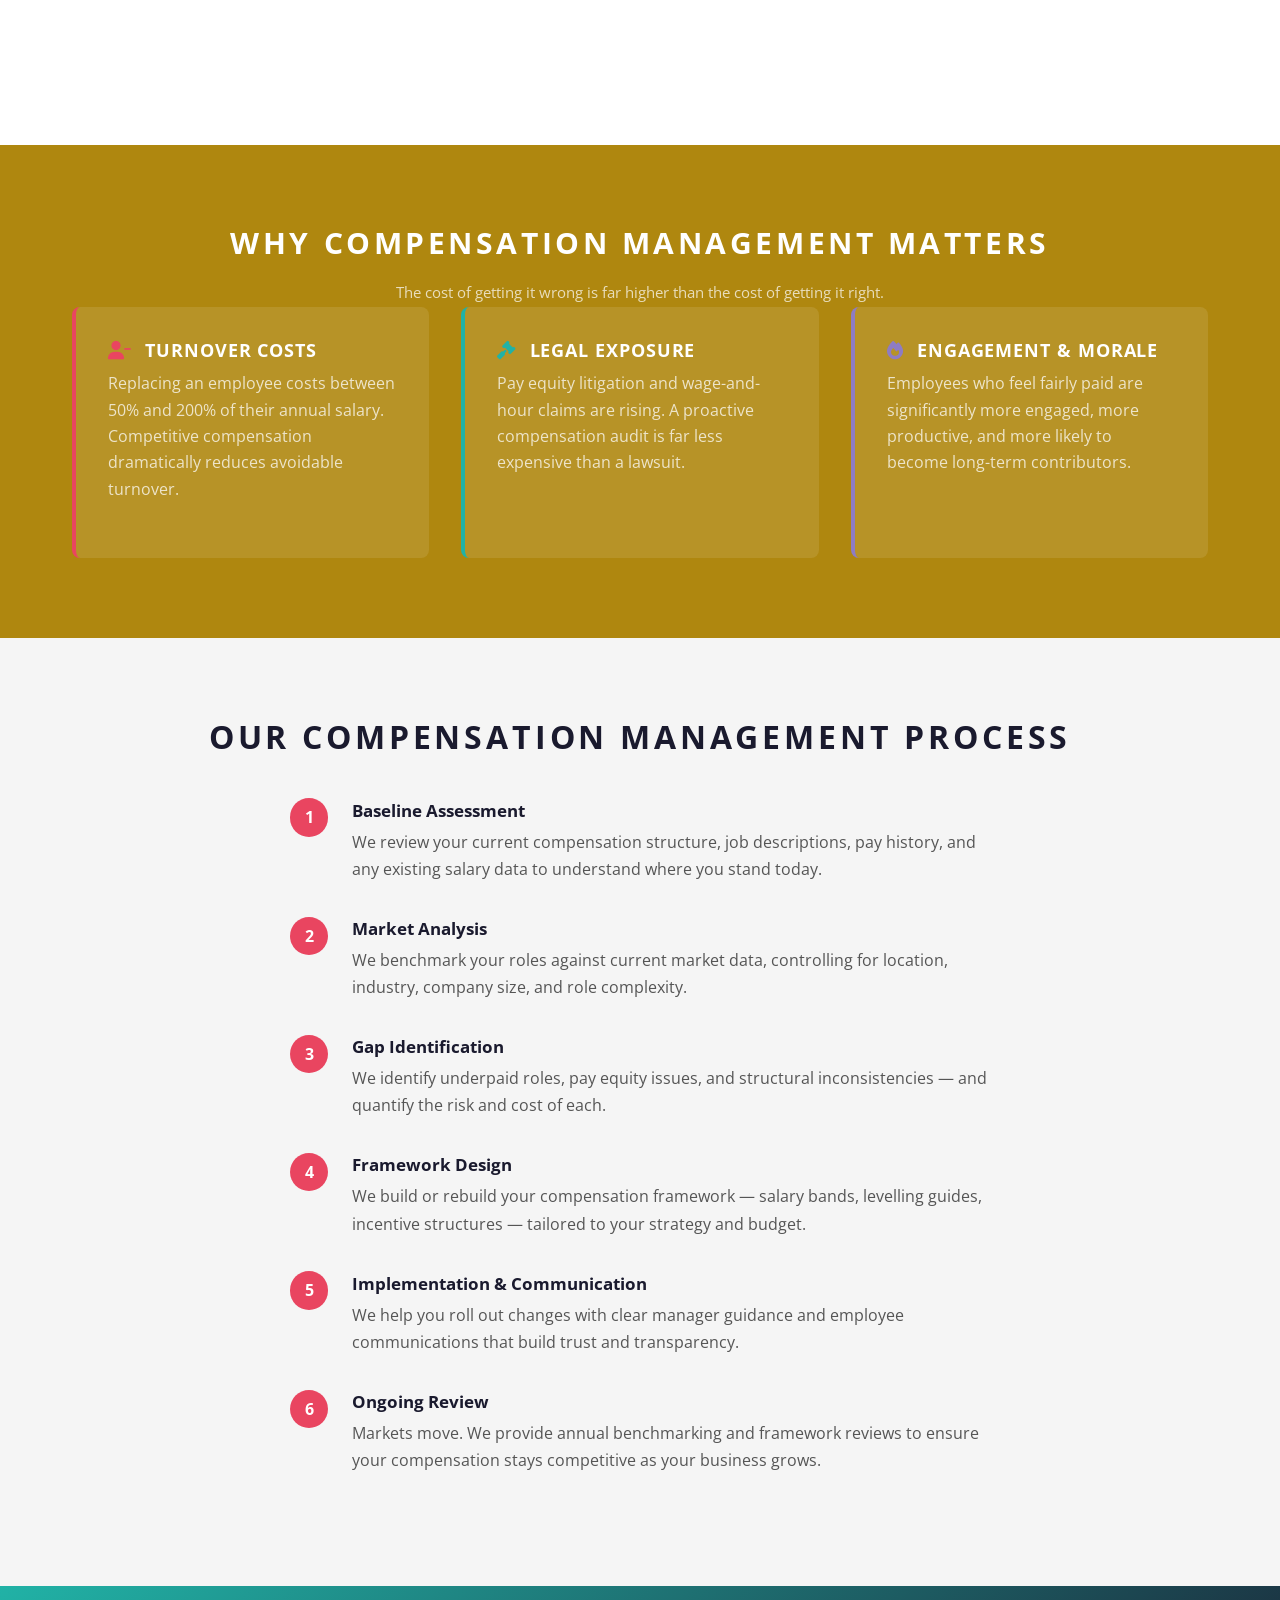
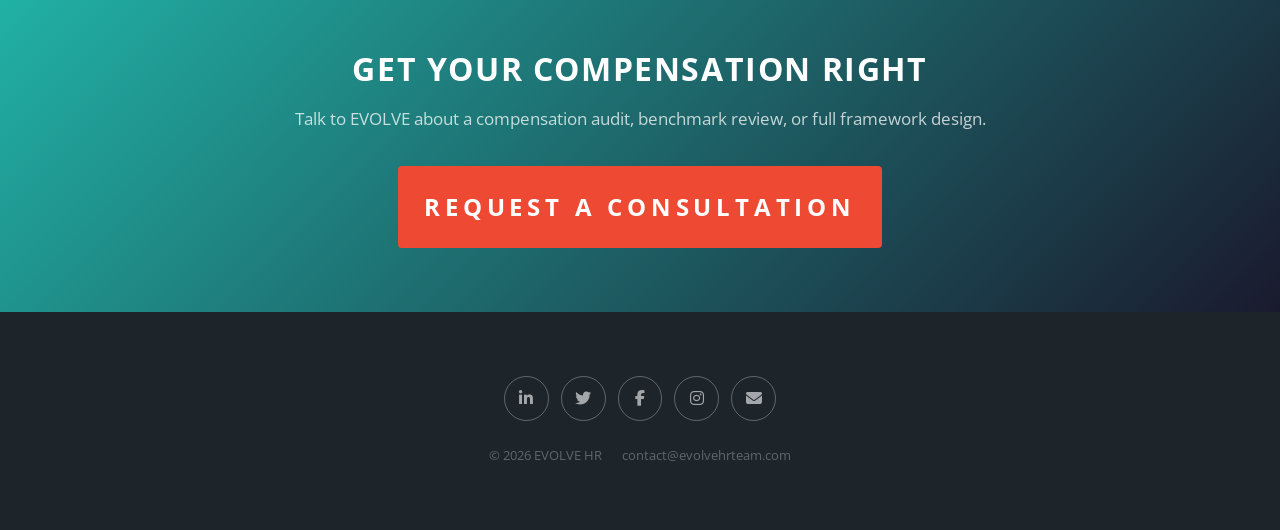
<file: public/management.html>
<!DOCTYPE HTML>
<html lang="en">
<head>
  <title>Compensation Management — EVOLVE HR</title>
  <meta charset="utf-8" />
  <meta name="viewport" content="width=device-width, initial-scale=1, user-scalable=no" />
  <link rel="shortcut icon" href="images/favicon.png" type="image/x-icon">
  <link rel="preconnect" href="https://fonts.googleapis.com" />
  <link rel="preconnect" href="https://fonts.gstatic.com" crossorigin />
  <link rel="stylesheet" href="https://fonts.googleapis.com/css2?family=Open+Sans:ital,wght@0,300;0,400;0,600;0,700;1,300&display=swap" />
  <link rel="stylesheet" href="https://cdnjs.cloudflare.com/ajax/libs/font-awesome/6.5.0/css/all.min.css" />
  <link rel="stylesheet" href="css/main.css" />
</head>
<body class="is-preload">
<div id="page-wrapper">

  <!-- HEADER -->
  <header id="header">
    <h1><a href="index.html">
            <!-- EVOLVE -->
            <img src="images/evolvo_glow_new.gif" alt="EVOLVE Logo" />
          </a></h1>
    <nav id="nav">
      <ul>
        <li><a href="index.html">Home</a></li>
        <li><a href="about.html">About Evolve</a></li>
        <li><a href="staffing.html">Staffing</a></li>
        <li><a href="consulting.html">HR Consulting</a></li>
        <li><a href="management.html">Management</a></li>
        <li><a href="contact.html">Contact Us</a></li>
        <li class="special">
          <a href="#menu" class="menuToggle"><span>Menu</span></a>
          <div id="menu">
            <ul>
              <li><a href="index.html">Home</a></li>
              <li><a href="about.html">About Evolve</a></li>
              <li><a href="staffing.html">Staffing</a></li>
              <li><a href="consulting.html">HR Consulting</a></li>
              <li><a href="management.html">Management</a></li>
              <li><a href="contact.html">Contact Us</a></li>
              <li class="menu-separator"><a href="#" onclick="goToAuth(); return false;" id="nav-login-btn-mobile">Log In</a></li>
            </ul>
          </div>
        </li>
        <li><a href="#" class="button primary small" onclick="goToAuth(); return false;" id="nav-login-btn">Log In</a></li>
      </ul>
    </nav>
  </header>

  <!-- PAGE BANNER -->
  <div class="page-banner">
    <h1>Compensation Management</h1>
    <p>The details matter — and doing them right, every time, matters even more. EVOLVE delivers professional, personal compensation management from start to finish.</p>
  </div>

  <!-- INTRO -->
  <section class="wrapper style-white">
    <div class="inner">
      <header class="major">
        <h2>Pay Your People Right. Keep Them.</h2>
        <p>Compensation is one of the most powerful tools in your HR arsenal. Used strategically, it attracts talent, motivates performance, and communicates how much you value your people.</p>
      </header>
      <p>EVOLVE's compensation management practice brings precision, market intelligence, and deep HR expertise to every engagement. Whether you're building a compensation framework from scratch, benchmarking existing pay scales, or navigating complex executive compensation, we deliver the clarity and confidence your leadership team needs.</p>

      <div class="feature-row" style="margin-top:3em;">
        <div class="feature-icon"><i class="fa fa-dollar-sign"></i></div>
        <div class="feature-text">
          <h3>Compensation Strategy &amp; Design</h3>
          <p>We partner with you to build compensation frameworks that reflect your values, support your culture, and compete in your market. From salary banding and job levelling to incentive structures and bonus frameworks — designed for your specific organisation.</p>
        </div>
      </div>

      <div class="feature-row reverse">
        <div class="feature-icon" style="background:#e94560;"><i class="fa fa-chart-bar"></i></div>
        <div class="feature-text">
          <h3>Market Benchmarking</h3>
          <p>Are you paying competitively? We conduct rigorous market analyses using authoritative compensation data to benchmark your salaries against relevant peers, geography, and industry — so you can make informed decisions with confidence.</p>
        </div>
      </div>

      <div class="feature-row">
        <div class="feature-icon" style="background:#8e7cc3;"><i class="fa fa-trophy"></i></div>
        <div class="feature-text">
          <h3>Incentive &amp; Bonus Planning</h3>
          <p>Well-designed incentive programmes drive the behaviours you want and reward the outcomes you need. EVOLVE designs short-term and long-term incentive plans — including commission structures, profit-sharing, and equity frameworks — that align individual motivation with company success.</p>
        </div>
      </div>

      <div class="feature-row reverse">
        <div class="feature-icon" style="background:#6ab04c;"><i class="fa fa-shield-halved"></i></div>
        <div class="feature-text">
          <h3>Pay Equity &amp; Compliance</h3>
          <p>Pay equity is a legal requirement and a moral imperative. EVOLVE conducts pay equity audits, identifies unexplained disparities, and implements remediation plans — protecting your business from risk while building a culture of fairness your people can trust.</p>
        </div>
      </div>

      <div class="feature-row">
        <div class="feature-icon" style="background:#e8a838;"><i class="fa fa-heart-pulse"></i></div>
        <div class="feature-text">
          <h3>Total Rewards &amp; Benefits</h3>
          <p>Compensation doesn't stop at salary. EVOLVE helps you design and communicate a total rewards package — encompassing health benefits, retirement plans, time off policies, perks, and recognition programmes — that makes your organisation the one great people want to join and stay at.</p>
        </div>
      </div>
    </div>
  </section>

  <!-- WHY IT MATTERS -->
  <section class="wrapper style1 special">
    <div class="inner">
      <header class="major">
        <h2>Why Compensation Management Matters</h2>
        <p>The cost of getting it wrong is far higher than the cost of getting it right.</p>
      </header>
      <div style="display:flex;flex-wrap:wrap;gap:2em;justify-content:center;text-align:left;">
        <div style="flex:1;min-width:240px;background:rgba(255,255,255,0.1);padding:2em;border-radius:8px;border-left:4px solid #e94560;">
          <h3 style="color:#fff;margin-bottom:0.5em;"><i class="fa fa-user-minus" style="margin-right:0.4em;color:#e94560;"></i> Turnover Costs</h3>
          <p style="color:rgba(255,255,255,0.75);">Replacing an employee costs between 50% and 200% of their annual salary. Competitive compensation dramatically reduces avoidable turnover.</p>
        </div>
        <div style="flex:1;min-width:240px;background:rgba(255,255,255,0.1);padding:2em;border-radius:8px;border-left:4px solid #21b2a6;">
          <h3 style="color:#fff;margin-bottom:0.5em;"><i class="fa fa-gavel" style="margin-right:0.4em;color:#21b2a6;"></i> Legal Exposure</h3>
          <p style="color:rgba(255,255,255,0.75);">Pay equity litigation and wage-and-hour claims are rising. A proactive compensation audit is far less expensive than a lawsuit.</p>
        </div>
        <div style="flex:1;min-width:240px;background:rgba(255,255,255,0.1);padding:2em;border-radius:8px;border-left:4px solid #8e7cc3;">
          <h3 style="color:#fff;margin-bottom:0.5em;"><i class="fa fa-fire" style="margin-right:0.4em;color:#8e7cc3;"></i> Engagement &amp; Morale</h3>
          <p style="color:rgba(255,255,255,0.75);">Employees who feel fairly paid are significantly more engaged, more productive, and more likely to become long-term contributors.</p>
        </div>
      </div>
    </div>
  </section>

  <!-- PROCESS -->
  <section class="wrapper style-grey">
    <div class="inner">
      <header class="major" style="text-align:center;margin-bottom:2.5em;">
        <h2 style="color:#1a1a2e;">Our Compensation Management Process</h2>
      </header>
      <ul class="steps-list" style="max-width:700px;margin:0 auto;">
        <li>
          <div>
            <strong>Baseline Assessment</strong>
            <p>We review your current compensation structure, job descriptions, pay history, and any existing salary data to understand where you stand today.</p>
          </div>
        </li>
        <li>
          <div>
            <strong>Market Analysis</strong>
            <p>We benchmark your roles against current market data, controlling for location, industry, company size, and role complexity.</p>
          </div>
        </li>
        <li>
          <div>
            <strong>Gap Identification</strong>
            <p>We identify underpaid roles, pay equity issues, and structural inconsistencies — and quantify the risk and cost of each.</p>
          </div>
        </li>
        <li>
          <div>
            <strong>Framework Design</strong>
            <p>We build or rebuild your compensation framework — salary bands, levelling guides, incentive structures — tailored to your strategy and budget.</p>
          </div>
        </li>
        <li>
          <div>
            <strong>Implementation &amp; Communication</strong>
            <p>We help you roll out changes with clear manager guidance and employee communications that build trust and transparency.</p>
          </div>
        </li>
        <li>
          <div>
            <strong>Ongoing Review</strong>
            <p>Markets move. We provide annual benchmarking and framework reviews to ensure your compensation stays competitive as your business grows.</p>
          </div>
        </li>
      </ul>
    </div>
  </section>

  <!-- CTA -->
  <section class="cta-band">
    <h2>Get Your Compensation Right</h2>
    <p>Talk to EVOLVE about a compensation audit, benchmark review, or full framework design.</p>
    <a href="contact.html" class="button primary large">Request a Consultation</a>
  </section>

  <!-- FOOTER -->
  <footer id="footer">
    <ul class="icons">
      <li><a href="#" aria-label="LinkedIn"><i class="fab fa-linkedin-in"></i></a></li>
      <li><a href="#" aria-label="Twitter"><i class="fab fa-twitter"></i></a></li>
      <li><a href="#" aria-label="Facebook"><i class="fab fa-facebook-f"></i></a></li>
      <li><a href="#" aria-label="Instagram"><i class="fab fa-instagram"></i></a></li>
      <li><a href="mailto:contact@evolvehrteam.com" aria-label="Email"><i class="fas fa-envelope"></i></a></li>
    </ul>
    <ul class="copyright">
      <li>&copy; <script>document.write(new Date().getFullYear());</script> EVOLVE HR</li>
      <li>contact@evolvehrteam.com</li>
    </ul>
  </footer>

</div><!-- /page-wrapper -->

<!-- ═══════════════════════════════════════
     AUTH MODAL
═══════════════════════════════════════ -->
    <div id="auth-modal" class="modal-overlay" style="display: none">
      <div class="modal-box">
        <button
          class="modal-close"
          onclick="closeAuthModal()"
          aria-label="Close"
        >
          &times;
        </button>
        <div id="login-tab" class="auth-tab active">
          <header class="modal-header">
            <h2>Welcome Back</h2>
            <p>Sign in to your EVOLVE HR portal</p>
          </header>
          <form id="login-form">
            <div class="field">
              <label for="login-email">Email</label>
              <input
                type="email"
                id="login-email"
                placeholder="you@company.com"
                required
              />
            </div>
            <div class="field">
              <label for="login-password">Password</label>
              <input
                type="password"
                id="login-password"
                placeholder="••••••••"
                required
              />
            </div>
            <ul class="actions">
              <li><input type="submit" value="Login" class="primary fit" /></li>
            </ul>
          </form>
          <p class="auth-toggle">
            Need an Evolve account? <a href="contact.html">Let us know!</a>
          </p>
        </div>

        <div id="register-tab" class="auth-tab">
          <header class="modal-header">
            <h2>Create Account</h2>
            <p>Join the EVOLVE HR client portal</p>
          </header>
          <form id="register-form">
            <div class="fields">
              <div class="field half">
                <label for="register-firstname">First Name</label>
                <input
                  type="text"
                  id="register-firstname"
                  placeholder="Jane"
                  required
                />
              </div>
              <div class="field half">
                <label for="register-lastname">Last Name</label>
                <input
                  type="text"
                  id="register-lastname"
                  placeholder="Smith"
                  required
                />
              </div>
            </div>
            <div class="field">
              <label for="register-email">Email</label>
              <input
                type="email"
                id="register-email"
                placeholder="you@company.com"
                required
              />
            </div>
            <div class="fields">
              <div class="field half">
                <label for="register-phone"
                  >Phone
                  <span
                    style="
                      font-weight: 400;
                      text-transform: none;
                      letter-spacing: 0;
                    "
                    >(optional)</span
                  ></label
                >
                <input
                  type="tel"
                  id="register-phone"
                  placeholder="+1 555 000 0000"
                />
              </div>
              <div class="field half">
                <label for="register-company">Company</label>
                <input
                  type="text"
                  id="register-company"
                  placeholder="Acme Corp"
                  required
                />
              </div>
            </div>
            <div class="field">
              <label for="register-password">Password</label>
              <input
                type="password"
                id="register-password"
                placeholder="••••••••"
                required
              />
            </div>
            <ul class="actions">
              <li>
                <input
                  type="submit"
                  value="Create Account"
                  class="primary fit"
                />
              </li>
            </ul>
          </form>
          <p class="auth-toggle">
            Already a member?
            <a
              href="#"
              onclick="
                switchTab('login');
                return false;
              "
              >Login</a
            >
          </p>
        </div>
      </div>
    </div>

<script src="js/main.js"></script>
<script src="js/auth.js"></script>
</body>
</html>
</file>
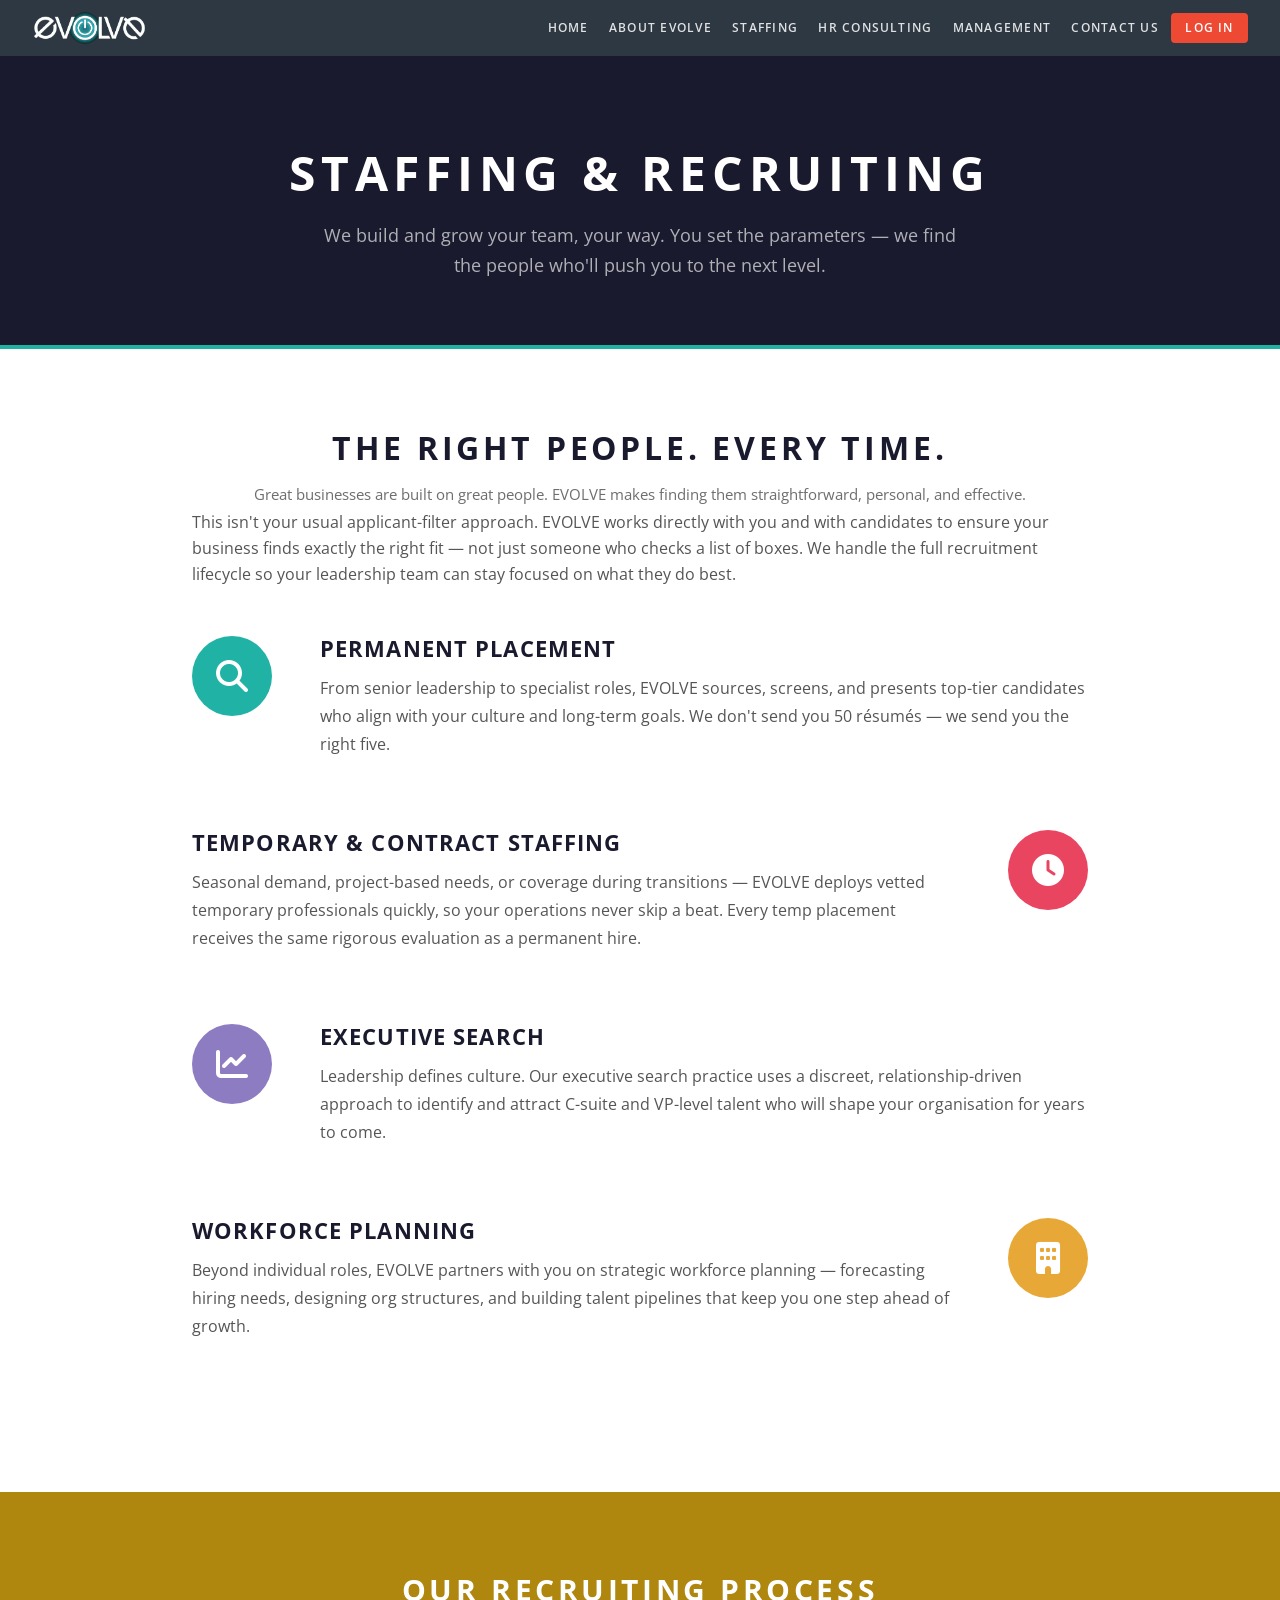
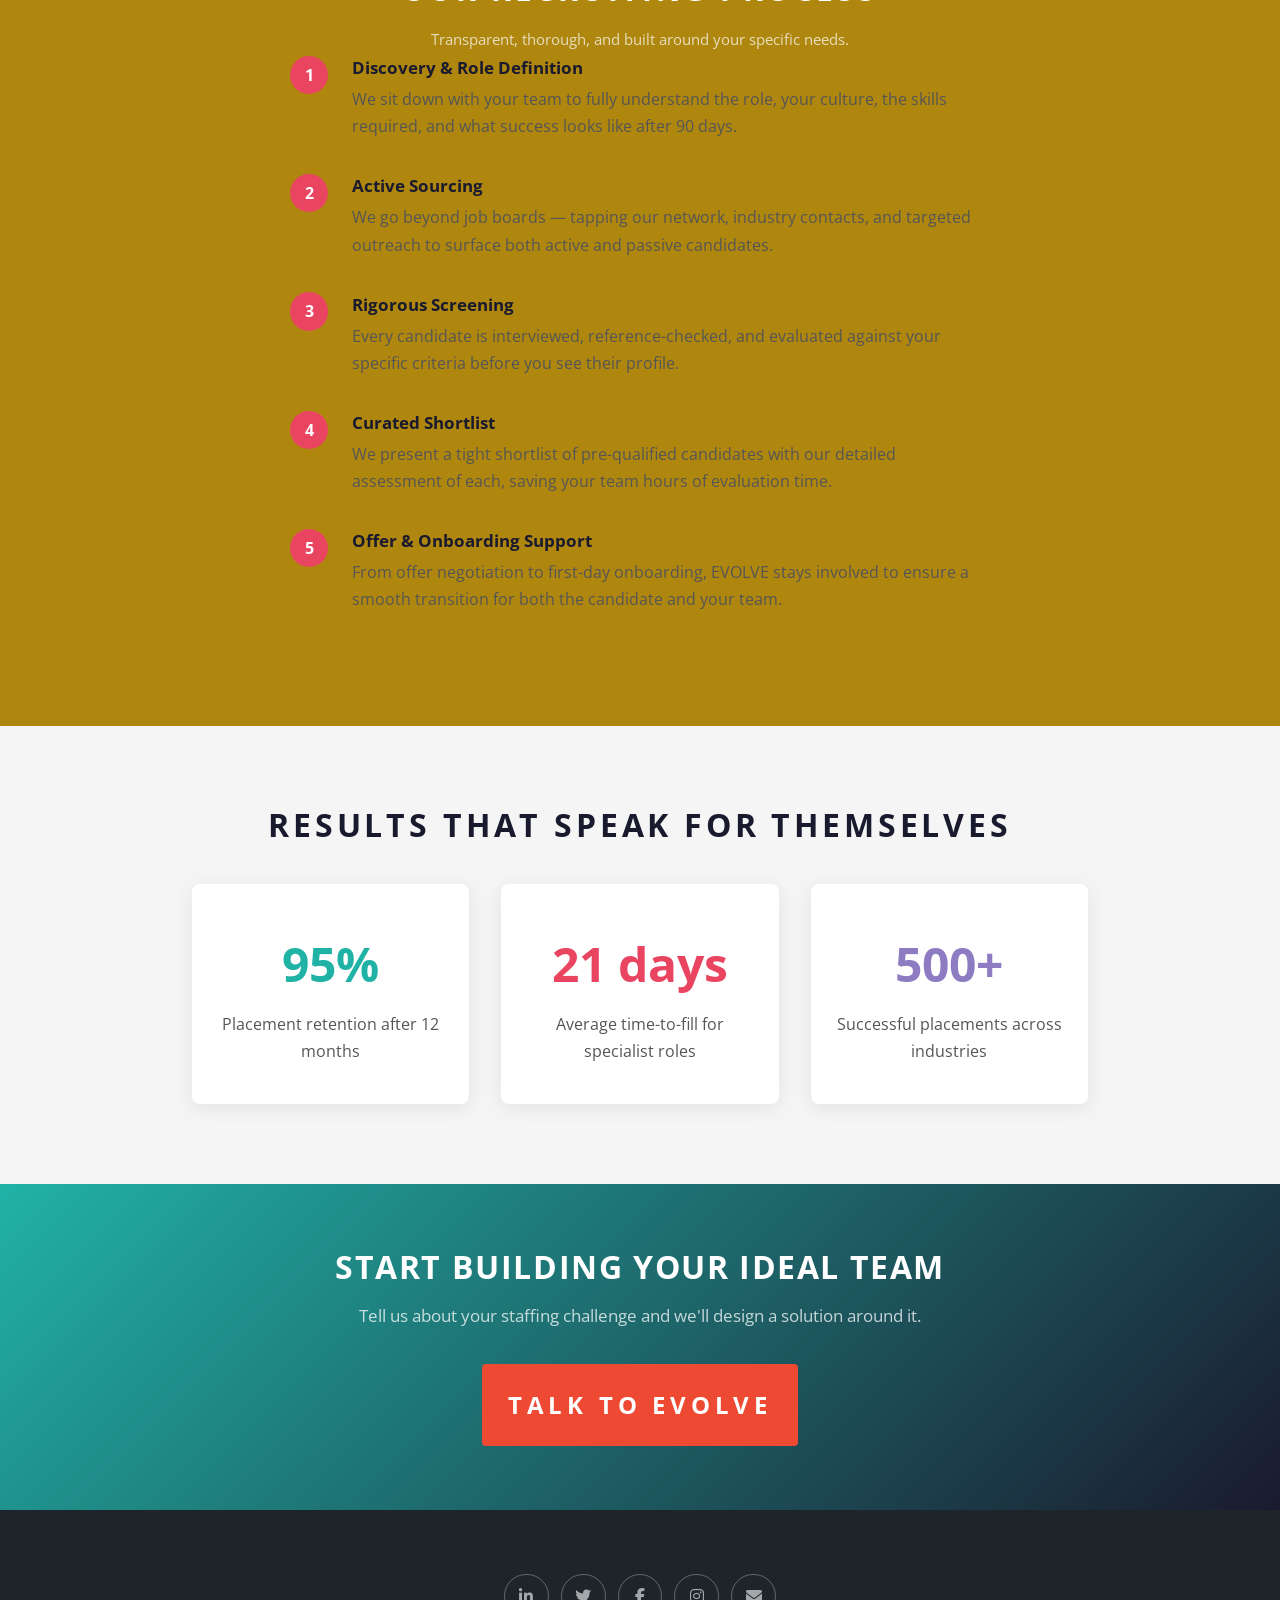
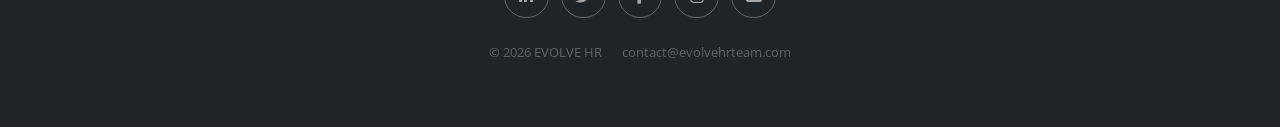
<file: public/staffing.html>
<!DOCTYPE HTML>
<html lang="en">
<head>
  <title>Staffing &amp; Recruiting — EVOLVE HR</title>
  <meta charset="utf-8" />
  <meta name="viewport" content="width=device-width, initial-scale=1, user-scalable=no" />
  <link rel="shortcut icon" href="images/favicon.png" type="image/x-icon">
  <link rel="preconnect" href="https://fonts.googleapis.com" />
  <link rel="preconnect" href="https://fonts.gstatic.com" crossorigin />
  <link rel="stylesheet" href="https://fonts.googleapis.com/css2?family=Open+Sans:ital,wght@0,300;0,400;0,600;0,700;1,300&display=swap" />
  <link rel="stylesheet" href="https://cdnjs.cloudflare.com/ajax/libs/font-awesome/6.5.0/css/all.min.css" />
  <link rel="stylesheet" href="css/main.css" />
</head>
<body class="is-preload">
<div id="page-wrapper">

  <!-- HEADER -->
  <header id="header">
    <h1><a href="index.html">
            <!-- EVOLVE -->
            <img src="images/evolvo_glow_new.gif" alt="EVOLVE Logo" />
          </a></h1>
    <nav id="nav">
      <ul>
        <li><a href="index.html">Home</a></li>
        <li><a href="about.html">About Evolve</a></li>
        <li><a href="staffing.html">Staffing</a></li>
        <li><a href="consulting.html">HR Consulting</a></li>
        <li><a href="management.html">Management</a></li>
        <li><a href="contact.html">Contact Us</a></li>
        <li class="special">
          <a href="#menu" class="menuToggle"><span>Menu</span></a>
          <div id="menu">
            <ul>
              <li><a href="index.html">Home</a></li>
              <li><a href="about.html">About Evolve</a></li>
              <li><a href="staffing.html">Staffing</a></li>
              <li><a href="consulting.html">HR Consulting</a></li>
              <li><a href="management.html">Management</a></li>
              <li><a href="contact.html">Contact Us</a></li>
              <li class="menu-separator"><a href="#" onclick="goToAuth(); return false;" id="nav-login-btn-mobile">Log In</a></li>
            </ul>
          </div>
        </li>
        <li><a href="#" class="button primary small" onclick="goToAuth(); return false;" id="nav-login-btn">Log In</a></li>
      </ul>
    </nav>
  </header>

  <!-- PAGE BANNER -->
  <div class="page-banner">
    <h1>Staffing &amp; Recruiting</h1>
    <p>We build and grow your team, your way. You set the parameters — we find the people who'll push you to the next level.</p>
  </div>

  <!-- INTRO -->
  <section class="wrapper style-white">
    <div class="inner">
      <header class="major">
        <h2>The Right People. Every Time.</h2>
        <p>Great businesses are built on great people. EVOLVE makes finding them straightforward, personal, and effective.</p>
      </header>
      <p>This isn't your usual applicant-filter approach. EVOLVE works directly with you and with candidates to ensure your business finds exactly the right fit — not just someone who checks a list of boxes. We handle the full recruitment lifecycle so your leadership team can stay focused on what they do best.</p>

      <div class="feature-row" style="margin-top:3em;">
        <div class="feature-icon"><i class="fa fa-search"></i></div>
        <div class="feature-text">
          <h3>Permanent Placement</h3>
          <p>From senior leadership to specialist roles, EVOLVE sources, screens, and presents top-tier candidates who align with your culture and long-term goals. We don't send you 50 résumés — we send you the right five.</p>
        </div>
      </div>

      <div class="feature-row reverse">
        <div class="feature-icon" style="background:#e94560;"><i class="fa fa-clock"></i></div>
        <div class="feature-text">
          <h3>Temporary &amp; Contract Staffing</h3>
          <p>Seasonal demand, project-based needs, or coverage during transitions — EVOLVE deploys vetted temporary professionals quickly, so your operations never skip a beat. Every temp placement receives the same rigorous evaluation as a permanent hire.</p>
        </div>
      </div>

      <div class="feature-row">
        <div class="feature-icon" style="background:#8e7cc3;"><i class="fa fa-chart-line"></i></div>
        <div class="feature-text">
          <h3>Executive Search</h3>
          <p>Leadership defines culture. Our executive search practice uses a discreet, relationship-driven approach to identify and attract C-suite and VP-level talent who will shape your organisation for years to come.</p>
        </div>
      </div>

      <div class="feature-row reverse">
        <div class="feature-icon" style="background:#e8a838;"><i class="fa fa-building"></i></div>
        <div class="feature-text">
          <h3>Workforce Planning</h3>
          <p>Beyond individual roles, EVOLVE partners with you on strategic workforce planning — forecasting hiring needs, designing org structures, and building talent pipelines that keep you one step ahead of growth.</p>
        </div>
      </div>
    </div>
  </section>

  <!-- OUR PROCESS -->
  <section class="wrapper style1 special">
    <div class="inner">
      <header class="major">
        <h2>Our Recruiting Process</h2>
        <p>Transparent, thorough, and built around your specific needs.</p>
      </header>
      <ul class="steps-list" style="max-width:700px;margin:0 auto;text-align:left;">
        <li>
          <div>
            <strong>Discovery &amp; Role Definition</strong>
            <p>We sit down with your team to fully understand the role, your culture, the skills required, and what success looks like after 90 days.</p>
          </div>
        </li>
        <li>
          <div>
            <strong>Active Sourcing</strong>
            <p>We go beyond job boards — tapping our network, industry contacts, and targeted outreach to surface both active and passive candidates.</p>
          </div>
        </li>
        <li>
          <div>
            <strong>Rigorous Screening</strong>
            <p>Every candidate is interviewed, reference-checked, and evaluated against your specific criteria before you see their profile.</p>
          </div>
        </li>
        <li>
          <div>
            <strong>Curated Shortlist</strong>
            <p>We present a tight shortlist of pre-qualified candidates with our detailed assessment of each, saving your team hours of evaluation time.</p>
          </div>
        </li>
        <li>
          <div>
            <strong>Offer &amp; Onboarding Support</strong>
            <p>From offer negotiation to first-day onboarding, EVOLVE stays involved to ensure a smooth transition for both the candidate and your team.</p>
          </div>
        </li>
      </ul>
    </div>
  </section>

  <!-- STATS -->
  <section class="wrapper style-grey">
    <div class="inner" style="text-align:center;">
      <header class="major" style="margin-bottom:2.5em;">
        <h2 style="color:#1a1a2e;">Results That Speak for Themselves</h2>
      </header>
      <div style="display:flex;flex-wrap:wrap;gap:2em;justify-content:center;">
        <div style="flex:1;min-width:180px;background:#fff;padding:2.5em 1.5em;border-radius:8px;box-shadow:0 4px 20px rgba(0,0,0,0.08);">
          <div style="font-size:3rem;font-weight:700;color:#21b2a6;">95%</div>
          <p style="color:#555;margin:0.5em 0 0;">Placement retention after 12 months</p>
        </div>
        <div style="flex:1;min-width:180px;background:#fff;padding:2.5em 1.5em;border-radius:8px;box-shadow:0 4px 20px rgba(0,0,0,0.08);">
          <div style="font-size:3rem;font-weight:700;color:#e94560;">21 days</div>
          <p style="color:#555;margin:0.5em 0 0;">Average time-to-fill for specialist roles</p>
        </div>
        <div style="flex:1;min-width:180px;background:#fff;padding:2.5em 1.5em;border-radius:8px;box-shadow:0 4px 20px rgba(0,0,0,0.08);">
          <div style="font-size:3rem;font-weight:700;color:#8e7cc3;">500+</div>
          <p style="color:#555;margin:0.5em 0 0;">Successful placements across industries</p>
        </div>
      </div>
    </div>
  </section>

  <!-- CTA -->
  <section class="cta-band">
    <h2>Start Building Your Ideal Team</h2>
    <p>Tell us about your staffing challenge and we'll design a solution around it.</p>
    <a href="contact.html" class="button primary large">Talk to EVOLVE</a>
  </section>

  <!-- FOOTER -->
  <footer id="footer">
    <ul class="icons">
      <li><a href="#" aria-label="LinkedIn"><i class="fab fa-linkedin-in"></i></a></li>
      <li><a href="#" aria-label="Twitter"><i class="fab fa-twitter"></i></a></li>
      <li><a href="#" aria-label="Facebook"><i class="fab fa-facebook-f"></i></a></li>
      <li><a href="#" aria-label="Instagram"><i class="fab fa-instagram"></i></a></li>
      <li><a href="mailto:contact@evolvehrteam.com" aria-label="Email"><i class="fas fa-envelope"></i></a></li>
    </ul>
    <ul class="copyright">
      <li>&copy; <script>document.write(new Date().getFullYear());</script> EVOLVE HR</li>
      <li>contact@evolvehrteam.com</li>
    </ul>
  </footer>

</div><!-- /page-wrapper -->

<!-- ═══════════════════════════════════════
     AUTH MODAL
═══════════════════════════════════════ -->
    <div id="auth-modal" class="modal-overlay" style="display: none">
      <div class="modal-box">
        <button
          class="modal-close"
          onclick="closeAuthModal()"
          aria-label="Close"
        >
          &times;
        </button>
        <div id="login-tab" class="auth-tab active">
          <header class="modal-header">
            <h2>Welcome Back</h2>
            <p>Sign in to your EVOLVE HR portal</p>
          </header>
          <form id="login-form">
            <div class="field">
              <label for="login-email">Email</label>
              <input
                type="email"
                id="login-email"
                placeholder="you@company.com"
                required
              />
            </div>
            <div class="field">
              <label for="login-password">Password</label>
              <input
                type="password"
                id="login-password"
                placeholder="••••••••"
                required
              />
            </div>
            <ul class="actions">
              <li><input type="submit" value="Login" class="primary fit" /></li>
            </ul>
          </form>
          <p class="auth-toggle">
            Need an Evolve account? <a href="contact.html">Let us know!</a>
          </p>
        </div>

        <div id="register-tab" class="auth-tab">
          <header class="modal-header">
            <h2>Create Account</h2>
            <p>Join the EVOLVE HR client portal</p>
          </header>
          <form id="register-form">
            <div class="fields">
              <div class="field half">
                <label for="register-firstname">First Name</label>
                <input
                  type="text"
                  id="register-firstname"
                  placeholder="Jane"
                  required
                />
              </div>
              <div class="field half">
                <label for="register-lastname">Last Name</label>
                <input
                  type="text"
                  id="register-lastname"
                  placeholder="Smith"
                  required
                />
              </div>
            </div>
            <div class="field">
              <label for="register-email">Email</label>
              <input
                type="email"
                id="register-email"
                placeholder="you@company.com"
                required
              />
            </div>
            <div class="fields">
              <div class="field half">
                <label for="register-phone"
                  >Phone
                  <span
                    style="
                      font-weight: 400;
                      text-transform: none;
                      letter-spacing: 0;
                    "
                    >(optional)</span
                  ></label
                >
                <input
                  type="tel"
                  id="register-phone"
                  placeholder="+1 555 000 0000"
                />
              </div>
              <div class="field half">
                <label for="register-company">Company</label>
                <input
                  type="text"
                  id="register-company"
                  placeholder="Acme Corp"
                  required
                />
              </div>
            </div>
            <div class="field">
              <label for="register-password">Password</label>
              <input
                type="password"
                id="register-password"
                placeholder="••••••••"
                required
              />
            </div>
            <ul class="actions">
              <li>
                <input
                  type="submit"
                  value="Create Account"
                  class="primary fit"
                />
              </li>
            </ul>
          </form>
          <p class="auth-toggle">
            Already a member?
            <a
              href="#"
              onclick="
                switchTab('login');
                return false;
              "
              >Login</a
            >
          </p>
        </div>
      </div>
    </div>

<script src="js/main.js"></script>
<script src="js/auth.js"></script>
</body>
</html>
</file>
<file: public/css/main.css>
/*
  EVOLVE HR — main stylesheet
*/

/* ─────────────────────────────────────────────
   RESET & BASE
───────────────────────────────────────────── */
*,
*::before,
*::after {
  box-sizing: border-box;
}

html {
  font-size: 16px;
  scroll-behavior: smooth;
}

body {
  margin: 0;
  padding: 0;
  background: #2e3842;
  color: #fff;
  font-family: "Open Sans", "Helvetica Neue", Helvetica, Arial, sans-serif;
  font-size: 1rem;
  font-weight: 400;
  line-height: 1.65;
  -webkit-font-smoothing: antialiased;
}

body.is-preload *,
body.is-preload *::before,
body.is-preload *::after {
  animation: none !important;
  transition: none !important;
}

a {
  color: #21b2a6;
  text-decoration: none;
  transition: color 0.2s ease;
}
a:hover {
  color: #2dd8ca;
}

strong,
b {
  font-weight: 700;
}
em,
i {
  font-style: italic;
}
p {
  margin: 0 0 1.5em;
}

h1,
h2,
h3,
h4,
h5,
h6 {
  font-weight: 700;
  line-height: 1.2;
  margin: 0 0 0.75em;
  letter-spacing: 0.05em;
  text-transform: uppercase;
}
h1 {
  font-size: 2.5rem;
}
h2 {
  font-size: 1.75rem;
}
h3 {
  font-size: 1.15rem;
}

ul,
ol {
  margin: 0 0 1.5em;
  padding-left: 1.25em;
}
img {
  max-width: 100%;
  height: auto;
  vertical-align: middle;
}
.d-none {
  display: none !important;
}
/* ─────────────────────────────────────────────
   LAYOUT
───────────────────────────────────────────── */
#page-wrapper {
  /* overflow: hidden; */
}

.inner {
  width: 100%;
  max-width: 75em;
  margin: 0 auto;
  padding: 0 3em;
}

section,
article {
  position: relative;
}
section[id]:not(#banner) {
  z-index: 99;
}
body.landing #page-wrapper {
  padding-top: 0;
}

/* ─────────────────────────────────────────────
   HEADER
───────────────────────────────────────────── */
#header {
  position: fixed;
  top: 0;
  left: 0;
  right: 0;
  z-index: 1000;
  background: #2e3842;
  padding: 0 3em;
  height: 3.5em;
  display: flex;
  align-items: center;
  justify-content: space-between;
  transition:
    background 0.3s ease,
    box-shadow 0.3s ease;
}
#header.alt {
  background: transparent;
  box-shadow: none;
}

#header h1 {
  font-size: 1rem;
  letter-spacing: 0.2em;
  margin: 0;
  text-transform: uppercase;
}
#header h1 a {
  color: #fff;
  font-weight: 700;
}
#header h1 img {
  height: 40px;
}
#header h1 a:hover {
  color: #21b2a6;
}

#nav {
  margin: 0;
}
#nav > ul {
  list-style: none;
  margin: 0;
  padding: 0;
  display: flex;
  align-items: center;
  gap: 0.25em;
}
#nav > ul > li {
  display: flex;
  align-items: center;
}
#nav > ul > li > a {
  color: #fff;
  font-size: 0.78rem;
  font-weight: 600;
  letter-spacing: 0.1em;
  text-transform: uppercase;
  padding: 0 0.65em;
  opacity: 0.85;
  transition: opacity 0.2s;
}
#nav > ul > li > a:hover {
  opacity: 1;
}

#nav > ul > li.special {
  display: none;
  position: relative;
}

#nav > ul > li > a.button {
  background: #ed4933;
  border: none;
  border-radius: 4px;
  color: #fff !important;
  padding: 0.4em 1.2em;
  font-size: 0.75rem;
  opacity: 1;
}
#nav > ul > li > a.button:hover {
  background: #f55c47;
}

/* Mobile slide-out menu */
#menu {
  display: none;
  position: fixed;
  top: 0;
  right: 0;
  width: 18em;
  height: 100%;
  background: #21b2a6;
  z-index: 2000;
  padding: 3.5em 2em 2em;
  transform: translateX(100%);
  transition: transform 0.35s ease;
}
#menu.is-active {
  transform: translateX(0);
}
#menu ul {
  list-style: none;
  margin: 0;
  padding: 0;
}
#menu ul li a {
  display: block;
  padding: 1em 1.5em;
  color: #fff;
  font-size: 0.9rem;
  font-weight: 600;
  letter-spacing: 0.1em;
  text-transform: uppercase;
  border-bottom: 1px solid rgba(255, 255, 255, 0.2);
}
#menu ul li:last-child a {
  border-bottom: none;
}
#menu ul li a:hover {
  color: rgba(255, 255, 255, 0.75);
}

/* Separator before Log-In item in mobile menu */
#menu ul li.menu-separator {
  /* border-top: 2px solid rgba(255, 255, 255, 0.25);
  margin-top: 0.5em;
  padding-top: 0.25em; */
}

.menuToggle {
  display: block;
  color: #fff !important;
  font-size: 0.8rem;
  letter-spacing: 0.15em;
  text-transform: uppercase;
  opacity: 0.85;
  padding: 0 0.75em;
}

/* ─────────────────────────────────────────────
   BANNER — Hero (3× title)
───────────────────────────────────────────── */
#banner {
  position: relative;
  display: flex;
  flex-direction: column;
  align-items: center;
  justify-content: center;
  min-height: 100vh;
  /* padding: 6em 3em 5em; */
  padding: 6em 3em 7em;
  text-align: center;
  background-color: #1a1a2e;
  /* background-image: url("https://media.istockphoto.com/id/2193601797/vector/seamless-geometric-vector-pattern.jpg?s=2048x2048&w=is&k=20&c=bGmarkHDGxD6XfMVHgB3e7sGw_OzJ9XG-TKXs1ak75A="); */
  background-image: url("../images/banner-bg.jpg");
  background-size: cover;
  background-position: center;
  background-attachment: fixed;
  /* overflow: hidden; */
}
#banner::before {
  content: "";
  position: absolute;
  inset: 0;
  /* background: rgba(20, 24, 40, 0.82); */
  background: rgb(0 0 0 / 70%);
  z-index: 0;
}
#banner .inner {
  /* position: relative;
  z-index: 1; */
}

/* 3× the original h2 size */
#banner .hero-title {
  font-size: 9rem;
  letter-spacing: 0.35em;
  margin: 0 0 0.2em;
  color: #fff;
  text-shadow: 0 4px 32px rgba(33, 178, 166, 0.25);
  line-height: 1;
  /* position: relative;
  isolation: isolate; */

  /* transform: translateZ(0); */
}
#banner .hero-title::before,
#banner .hero-title::after {
  content: "";
  display: block;
  /* width: 3em; */
  width: clamp(190px, 100%, 750px);
  height: 4px;
  background: #ffffff;
  /* margin: 0.45em auto; */
  margin: 0em auto;
}

#banner .hero-title img {
  max-width: 750px;
  width: 100%;
  position: relative;
  isolation: isolate;
  z-index: 2;
}
#overlay {
  position: absolute;
  z-index: 0;
  inset: 0;
  mix-blend-mode: overlay;
  background-color: #af870f;
  max-width: 750px;
  margin: 0 auto;
  height: 100%;
  width: 100%;
  will-change: opacity, transform;
}
#banner .hero-title a.power-btn {
  position: absolute;
  z-index: 3;
  top: clamp(15px, 6vw, 50px);
  left: 50%;
  width: clamp(50px, 16vw, 150px);
  height: clamp(50px, 16vw, 150px);
  background: #ed493300;
  border-radius: 50%;
  display: flex;
  align-items: center;
  justify-content: center;
  transform: translate(-50%, 0);
  border-radius: 50%;
}

#banner .hero-sub {
  font-size: 1.8rem;
  color: rgba(255, 255, 255, 0.78);
  /* margin: 0 0 2.5em; */
  margin: 0 0 1em;
  line-height: 1.5;
  font-weight: 400;
  position: relative;
}
#banner .hero-sub em {
  font-style: italic;
  /* color: #21b2a6; */
  color: #af870f;
  font-weight: 700;
}

a.more.scrolly {
  position: absolute;
  /* bottom: 2.5em; */
  bottom: 0.7em;
  left: 50%;
  transform: translateX(-50%);
  z-index: 2;
  color: rgba(255, 255, 255, 0.5);
  /* font-size: 0.75rem; */
  font-size: 1.125rem;
  letter-spacing: 0.15em;
  text-transform: uppercase;
}
a.more.scrolly::after {
  content: "\f107";
  font-family: "Font Awesome 6 Free";
  font-weight: 900;
  display: block;
  font-size: 1.5em;
  margin-top: 0.3em;
  animation: bounce 2s infinite;
}
a.more.scrolly:hover {
  color: rgba(255, 255, 255, 0.85);
}

@keyframes bounce {
  0%,
  100% {
    transform: translateY(0);
  }
  50% {
    transform: translateY(6px);
  }
}

/* DESKTOP ONLY */
/* HERO TITLE */
#banner .hero-title-wrap {
  position: relative;
  /* z-index: 50; */
}
/* @media screen and (min-width: 1024px) { */
#banner.hero-fixed .banner-overlay {
  position: fixed;
  top: 56px;
  left: 50%;
  transform: translateX(-50%);
  width: 100%;
  max-width: 750px;
  height: 100%;
  max-height: 241px;
  z-index: 0;
  background-color: #af870f;
  mix-blend-mode: overlay;
}
#banner.hero-fixed #overlay {
  display: none;
}

/* STICKY STATE */
#banner.hero-fixed .hero-title {
  transform: translateZ(0);
}
#banner.hero-fixed .hero-title-wrap {
  position: fixed;

  top: 56px;
  /* left: 5%; */
  left: 50%;
  z-index: 32;

  transform: translateX(-50%);

  width: 100%;
  max-width: 750px;
}

/* SUBTEXT */
#banner .hero-sub,
#banner .more {
  transition:
    opacity 0.3s ease,
    transform 0.3s ease;
}

/* HIDE TEXT */
#banner.hero-fixed {
  padding: 20em 3em 4em;
}
#banner.hero-fixed #overlay {
  opacity: 0;
  pointer-events: none;
}
#banner.hide-text .hero-sub {
  opacity: 0;
  transform: translateY(20px);
  pointer-events: none;
}
#banner.learn-more-hide .more {
  opacity: 0;
  transform: translateY(20px);
  pointer-events: none;
}

/* CTA */
#banner .hero-actions {
  position: relative;

  transition:
    transform .3s,
    opacity 0.3s ease;
}

/* MOVE BUTTON BESIDE LOGO */
#banner.move-btn .hero-actions {
  position: fixed;
  top: 142px;
  right: 12%;
  transform: translateX(20%);
  z-index: 30;
}
/* } */
/* @media screen and (min-width: 1024px) and (max-width: 1199px) { */
@media screen and (max-width: 1199px) {
  #banner .hero-actions {
    transition: none;
  }
  #banner.move-btn .hero-actions {
    position: fixed;
    top: 360px;
    left: 50%;
    transform: translateX(-50%);
    z-index: 30;
  }
}
@media screen and (min-width: 1200px) and (max-width: 1443px) {
  #banner.move-btn .hero-actions {
    position: fixed;
    top: 160px;
    right: 8%;
    transform: translateX(20%);
    z-index: 30;
  }
  #banner.move-btn .button.large {
    font-size: 1rem !important;
  }
}
@media (max-width: 991px) {
  #banner.hero-fixed .hero-title-wrap {
    position: fixed;
    top: 56px;
    left: 0;
    z-index: 32;
    transform: unset;
    width: 100%;
    max-width: 100%;
    padding: 0 80px;
  }
}
@media (max-width: 768px) {
  #banner.hero-fixed {
    padding: 16em 1.5em 4em;
  }
  #banner.move-btn .hero-actions {
    position: fixed;
    top: 300px;
    left: 12%;
    transform: translateX(0);
    z-index: 30;
  }
}
@media (max-width: 576px) {
  #banner.hero-fixed {
    padding: 10em 1.5em 4em;
  }
  #banner.move-btn .hero-actions {
    position: fixed;
    top: 200px;
    left: 12%;
    transform: translateX(0);
    z-index: 30;
  }
}
@media (max-width: 910px) {
  #banner.hero-fixed .banner-overlay {
    position: fixed;
    top: 56px;
    left: 0;
    transform: translateX(0);
    width: 100%;
    max-width: 80vw;
    height: 100%;
    max-height: 25vw;
    z-index: 0;
    background-color: #af870f;
    mix-blend-mode: overlay;
    margin: 0 80px;
  }
}
@media (max-width: 736px) {
  #banner.hero-fixed .banner-overlay {
    position: fixed;
    top: 56px;
    left: 0;
    transform: translateX(0);
    width: 100%;
    max-width: clamp(287px, 75vw, 650px);
    height: 100%;
    max-height: 30vw;
    z-index: 0;
    background-color: #af870f;
    mix-blend-mode: overlay;
    margin: 0 44px;
  }
}
@media (max-width: 736px) {
  #banner.hero-fixed .hero-title-wrap {
    position: fixed;
    top: 56px;
    left: 0;
    z-index: 32;
    transform: unset;
    width: 100%;
    max-width: 100%;
    padding: 0 44px;
  }
}


@media (max-width: 1024px) {
    #banner{
        background-size: 100%;
    }
}
@media (max-width: 768px) {
    #banner{
        background-size: 150%;
    }
}

/* ─────────────────────────────────────────────
   WRAPPERS (shared)
───────────────────────────────────────────── */
.wrapper {
  padding: 6em 0;
  position: relative;
}

header.major {
  text-align: center;
  /* margin-bottom: 3em; */
}
header.major h2 {
  font-size: 1.85rem;
  letter-spacing: 0.12em;
  margin-bottom: 0.6em;
}
header.major p {
  font-size: 0.95rem;
  line-height: 1.9;
  opacity: 0.85;
  margin-bottom: 0;
}

/* ─────────────────────────────────────────────
   STYLE 1 — Turquoise about block
───────────────────────────────────────────── */
.wrapper.style1 {
  /* background: #21b2a6; */
  background: #af870f;
  color: #fff;
}
.wrapper.style1 header.major h2 {
  color: #fff;
}
.wrapper.style1 header.major p {
  color: rgba(255, 255, 255, 0.85);
}

/* ── Diamond Icons ── */
ul.icons-diamond {
  list-style: none;
  margin: 3em 0 0;
  padding: 0;
  display: flex;
  justify-content: center;
  gap: 6em;
}

.diamond-icon {
  display: flex;
  flex-direction: column;
  align-items: center;
  gap: 1em;
  color: #fff;
  text-decoration: none;
}
.diamond-icon:hover {
  color: #fff;
}

.diamond-shape {
  display: flex;
  align-items: center;
  justify-content: center;
  width: 6em;
  height: 6em;
  background: rgba(255, 255, 255, 0.15);
  border: 2px solid rgba(255, 255, 255, 0.4);
  transform: rotate(45deg);
  transition:
    background 0.3s ease,
    border-color 0.3s ease;
  /* overflow: hidden; */
}
.diamond-shape svg {
  width: 3em;
  height: 3em;
  transform: rotate(-45deg);
  flex-shrink: 0;
}
/* show default, hide hover state */
.diamond-shape .icon-hover {
  display: none;
}
.diamond-shape .icon-default {
  display: block;
}

.diamond-icon:hover .diamond-shape {
  background: #fff;
  border-color: #fff;
  color: #21b2a6;
}
.diamond-icon:hover .icon-default {
  display: none;
}
.diamond-icon:hover .icon-hover {
  display: block;
}

.diamond-label {
  font-size: 0.78rem;
  font-weight: 700;
  letter-spacing: 0.15em;
  text-transform: uppercase;
  text-align: center;
}

/* ─────────────────────────────────────────────
   STYLE VIDEO — Service sub-boxes with video
───────────────────────────────────────────── */
.wrapper.style-video {
  background: #2e3842;
  padding: 6em 0;
}

.video-boxes {
  display: grid;
  grid-template-columns: repeat(3, 1fr);
  gap: 0;
}

.video-box {
  display: flex;
  flex-direction: column;
  /* overflow: hidden; */
}

.video-wrap {
  position: relative;
  height: 22em;
  /* overflow: hidden; */
  flex-shrink: 0;
}
.video-wrap video {
  width: 100%;
  height: 100%;
  object-fit: cover;
  display: block;
  /* posterize effect: high-contrast teal/dark theme */
  filter: saturate(0.2) contrast(1.4) brightness(0.75) sepia(0.3)
    hue-rotate(160deg);
  transition: filter 0.4s ease;
}
.video-box:hover .video-wrap video {
  filter: saturate(0.35) contrast(1.3) brightness(0.85) sepia(0.2)
    hue-rotate(160deg);
}
.video-overlay {
  position: absolute;
  /* inset: 0; */
  /* background: linear-gradient(
    to bottom,
    rgba(33, 178, 166, 0.18) 0%,
    rgba(30, 40, 50, 0.55) 100%
  ); */
  background: linear-gradient(
    to bottom,
    rgba(52, 163, 154, 0.18) 0%,
    rgba(30, 40, 50, 0.55) 100%
  );
  /* pointer-events: none; */
  display: flex;
  justify-content: center;
  align-items: center;
  top: 0;
  left: 0;
  width: 100%;
  height: 100%;
  z-index: 999;
}
.video-overlay a {
  display: inline-block;
  border-radius: 50%;
}
.video-overlay img {
  max-width: 175px;
  width: 100%;
  border: 5px solid #fff;
  border-radius: 50%;
}

.video-head {
  background: #283038;
  padding: 2.5em 2em;
  min-height: 118px;
  display: flex;
  justify-content: center;
  align-items: center;
}
.video-content {
  flex: 1;
  background: #283038;
  padding: 2.5em 2em;
  display: flex;
  flex-direction: column;
}
.video-box:nth-child(2) .video-head,
.video-box:nth-child(2) .video-content {
  background: #2e3842;
}
.video-box:nth-child(3) .video-head,
.video-box:nth-child(3) .video-content {
  background: #252d35;
}

.video-content h3,
.video-head h3 {
  font-size: 1rem;
  letter-spacing: 0.1em;
  color: #21b2a6;
  /* margin-bottom: 0.75em; */
  margin-bottom: 0;
  text-align: center;
}
.video-content h3::after {
  content: "";
  display: block;
  width: 2em;
  height: 2px;
  background: #21b2a6;
  margin-top: 0.5em;
  display: none;
}
.video-content p {
  font-size: 0.88rem;
  color: rgba(255, 255, 255, 0.7);
  line-height: 1.8;
  flex: 1;
  margin-bottom: 1.5em;
}
.video-content .button {
  align-self: flex-start;
  border-color: #21b2a6;
  color: #21b2a6;
}
.video-content .button:hover {
  background: #21b2a6;
  color: #fff;
}

/* ─────────────────────────────────────────────
   STYLE 3 — Purple value props
───────────────────────────────────────────── */
.wrapper.style3 {
  background: #505393;
  color: #fff;
}
.wrapper.style3 header.major h2 {
  color: #fff;
}
.wrapper.style3 header.major p {
  color: rgba(255, 255, 255, 0.8);
}

.value-grid {
  display: grid;
  grid-template-columns: repeat(3, 1fr);
  gap: 1.75em;
}

.value-card {
  position: relative;
  height: 14em;
  border-radius: 6px;
  /* overflow: hidden; */
  cursor: default;
}
.value-front,
.value-back {
  position: absolute;
  inset: 0;
  display: flex;
  align-items: center;
  justify-content: center;
  padding: 2em;
  text-align: center;
  transition:
    opacity 0.4s ease,
    transform 0.4s ease;
}
.value-front {
  background: linear-gradient(
    135deg,
    var(--grad-from, #21b2a6) 0%,
    #f5f0eb 100%
  );
  flex-direction: column;
}
.value-front h3 {
  font-size: 1.1rem;
  letter-spacing: 0.15em;
  color: #1a1a2e;
  margin: 0;
  text-shadow: 0 1px 3px rgba(255, 255, 255, 0.3);
}
.value-back {
  background: linear-gradient(
    135deg,
    #1a1a2e 0%,
    var(--grad-from, #21b2a6) 100%
  );
  opacity: 0;
  transform: translateY(8px);
}
.value-back p {
  font-size: 0.88rem;
  color: rgba(255, 255, 255, 0.92);
  line-height: 1.8;
  margin: 0;
}

.value-card:hover .value-front {
  opacity: 0;
  transform: translateY(-8px);
}
.value-card:hover .value-back {
  opacity: 1;
  transform: translateY(0);
}

/* ─────────────────────────────────────────────
   STYLE 5 — White contact
───────────────────────────────────────────── */
.wrapper.style5 {
  background: #fff;
  color: #2e3842;
}
.wrapper.style5 header.major h2 {
  color: #2e3842;
}
.wrapper.style5 header.major p {
  color: #555;
}

/* ─────────────────────────────────────────────
   FORMS
───────────────────────────────────────────── */
.wrapper.style5 form,
.contact-form {
  max-width: 50em;
  margin: 0 auto;
}

.fields {
  display: flex;
  flex-wrap: wrap;
  gap: 1.25em;
}
.field {
  width: 100%;
}
.field.half {
  flex: 1 1 calc(50% - 0.625em);
  min-width: 12em;
}

label {
  display: block;
  font-size: 0.8rem;
  font-weight: 700;
  letter-spacing: 0.1em;
  text-transform: uppercase;
  margin-bottom: 0.4em;
  color: #2e3842;
}

input[type="text"],
input[type="email"],
input[type="tel"],
input[type="password"],
textarea,
select {
  width: 100%;
  padding: 0.65em 0.9em;
  font-family: inherit;
  font-size: 0.9rem;
  border: 1px solid #ccc;
  border-radius: 4px;
  background: #fff;
  color: #2e3842;
  transition: border-color 0.2s;
  appearance: none;
}
input:focus,
textarea:focus,
select:focus {
  outline: none;
  border-color: #21b2a6;
  box-shadow: 0 0 0 2px rgba(33, 178, 166, 0.15);
}
textarea {
  resize: vertical;
  min-height: 8em;
}

input[type="submit"],
input[type="reset"] {
  cursor: pointer;
  font-family: inherit;
  font-weight: 700;
  font-size: 0.8rem;
  letter-spacing: 0.15em;
  text-transform: uppercase;
  border-radius: 4px;
  padding: 0.65em 2em;
  border: 2px solid transparent;
  transition:
    background 0.2s,
    color 0.2s;
}
input[type="submit"] {
  background: #ed4933;
  border-color: #ed4933;
  color: #fff;
}
input[type="submit"]:hover {
  background: #f55c47;
  border-color: #f55c47;
}
input[type="reset"] {
  background: transparent;
  border-color: rgba(46, 56, 66, 0.4);
  color: #2e3842;
}
input[type="reset"]:hover {
  background: #2e3842;
  color: #fff;
  border-color: #2e3842;
}

#contact-message-div {
  font-size: 0.95rem;
  font-weight: 600;
}

/* ─────────────────────────────────────────────
   ACTIONS & BUTTONS
───────────────────────────────────────────── */
ul.actions {
  list-style: none;
  padding: 0;
  margin: 0;
  display: flex;
  flex-wrap: wrap;
  gap: 0.75em;
  position: relative;
}
ul.actions.special {
  justify-content: center;
}
ul.actions.stacked {
  flex-direction: column;
  align-items: flex-start;
  min-width: 14em;
}
ul.actions.stacked li {
  width: 100%;
}
ul.actions.stacked li .button {
  width: 100%;
  text-align: center;
}

.button {
  display: inline-block;
  padding: 0.65em 2em;
  border-radius: 4px;
  font-size: 0.8rem;
  font-weight: 700;
  letter-spacing: 0.15em;
  text-transform: uppercase;
  cursor: pointer;
  transition:
    background 0.2s ease,
    color 0.2s ease,
    border-color 0.2s ease;
  border: 2px solid rgba(255, 255, 255, 0.5);
  color: #fff;
  background: transparent;
  text-decoration: none;
}
.button:hover {
  border-color: #fff;
  color: #fff;
}
.button.primary {
  background: #ed4933;
  border-color: #ed4933;
  color: #fff;
}
.button.primary:hover {
  background: #f55c47;
  border-color: #f55c47;
}
.button.large {
  /* font-size: 1rem; */
  font-size: 1.5rem;
  /* padding: 0.8em 2.8em; */
  padding: 0.8em 1em;
  letter-spacing: 0.2em;
}
.button.small {
  font-size: 0.7rem;
  padding: 0.5em 1.4em;
}
.button.fit {
  width: 100%;
  display: block;
  text-align: center;
}

.wrapper.style5 .button {
  border-color: #2e3842;
  color: #2e3842;
}
.wrapper.style5 .button:hover {
  background: #2e3842;
  color: #fff;
}
.wrapper.style5 .button.primary {
  background: #ed4933;
  border-color: #ed4933;
  color: #fff;
}

/* ─────────────────────────────────────────────
   FOOTER
───────────────────────────────────────────── */
#footer {
  background: #1d242a;
  padding: 4em 3em;
  text-align: center;
  color: rgba(255, 255, 255, 0.5);
}
#footer ul.icons {
  list-style: none;
  padding: 0;
  margin: 0 0 1.5em;
  display: flex;
  justify-content: center;
  gap: 0.75em;
}
#footer ul.icons li a {
  display: flex;
  align-items: center;
  justify-content: center;
  width: 2.8em;
  height: 2.8em;
  border-radius: 50%;
  border: 1px solid rgba(255, 255, 255, 0.3);
  color: rgba(255, 255, 255, 0.6);
  font-size: 1rem;
  text-decoration: none;
  transition:
    color 0.2s,
    border-color 0.2s,
    background 0.2s;
}
#footer ul.icons li a i {
  pointer-events: none;
}
#footer ul.icons li a:hover {
  color: #fff;
  border-color: #21b2a6;
  background: rgba(33, 178, 166, 0.15);
}
#footer ul.copyright {
  list-style: none;
  padding: 0;
  margin: 0;
  display: flex;
  justify-content: center;
  flex-wrap: wrap;
  gap: 0.4em 1.5em;
  font-size: 0.8rem;
}
#footer ul.copyright li {
  opacity: 0.6;
}

/* ─────────────────────────────────────────────
   AUTH MODAL
───────────────────────────────────────────── */
.modal-overlay {
  position: fixed;
  inset: 0;
  background: rgba(0, 0, 0, 0.7);
  z-index: 5000;
  display: flex;
  align-items: center;
  justify-content: center;
  padding: 1.5em;
}
.modal-box {
  background: #fff;
  color: #2e3842;
  border-radius: 8px;
  padding: 2.5em 2.5em 2em;
  width: 100%;
  max-width: 28em;
  position: relative;
  box-shadow: 0 20px 60px rgba(0, 0, 0, 0.4);
}
.modal-close {
  position: absolute;
  top: 0.75em;
  right: 0.75em;
  background: #f0f0f0;
  border: 1px solid #ddd;
  border-radius: 50%;
  font-size: 1rem;
  color: #666;
  cursor: pointer;
  width: 2.2em;
  height: 2.2em;
  display: flex;
  align-items: center;
  justify-content: center;
  line-height: 1;
  transition:
    background 0.2s,
    color 0.2s;
  z-index: 10;
}
.modal-close:hover {
  background: #2e3842;
  color: #fff;
  border-color: #2e3842;
}
.modal-header {
  margin-bottom: 1.5em;
}
.modal-header h2 {
  font-size: 1.35rem;
  letter-spacing: 0.05em;
  color: #2e3842;
  margin: 0 0 0.3em;
}
.modal-header p {
  font-size: 0.85rem;
  color: #777;
  margin: 0;
}
.auth-tab {
  display: none;
}
.auth-tab.active {
  display: block;
}
.auth-toggle {
  text-align: center;
  font-size: 0.82rem;
  color: #777;
  margin: 1em 0 0;
}
.auth-toggle a {
  color: #21b2a6;
  font-weight: 600;
}

.modal-box label {
  color: #555;
}
.modal-box input[type="text"],
.modal-box input[type="email"],
.modal-box input[type="tel"],
.modal-box input[type="password"] {
  border-color: #ddd;
  margin-bottom: 0.75em;
}
.modal-box .field,
.modal-box .fields {
  margin-bottom: 0;
}
.modal-box .fields {
  display: flex;
  gap: 0.75em;
}
.modal-box .field.half {
  flex: 1 1 calc(50% - 0.375em);
}
.modal-box ul.actions {
  margin-top: 1.25em;
}
.modal-box ul.actions li {
  width: 100%;
}
.modal-box ul.actions input[type="submit"] {
  width: 100%;
  padding: 0.8em;
}

/* ─────────────────────────────────────────────
   RESPONSIVE
───────────────────────────────────────────── */
@media (max-width: 1280px) {
  .inner {
    padding: 0 2em;
  }
  #header {
    padding: 0 2em;
  }
  .wrapper {
    padding: 5em 0;
  }
  #banner .hero-title {
    font-size: 7rem;
  }
}

@media (max-width: 980px) {
  h1 {
    font-size: 2rem;
  }
  h2 {
    font-size: 1.5rem;
  }

  #nav > ul > li:not(.special):not(:last-child) {
    display: none;
  }
  #nav > ul > li.special {
    display: flex;
  }
  #nav > ul > li:last-child {
    display: none;
  }
  #menu {
    display: block;
  }

  #banner .hero-title {
    font-size: 5rem;
  }

  ul.icons-diamond {
    gap: 3em;
  }
  .diamond-shape {
    width: 5em;
    height: 5em;
  }

  .video-boxes {
    grid-template-columns: 1fr;
  }
  .video-wrap {
    height: 16em;
  }

  .value-grid {
    grid-template-columns: repeat(2, 1fr);
  }
}

@media (max-width: 736px) {
  .inner {
    padding: 0 1.25em;
  }
  #header {
    padding: 0 1.25em;
  }
  .wrapper {
    padding: 4em 0;
  }

  #banner {
    padding: 4em 1.5em 4em;
    /* min-height: auto; */
  }
  #banner .hero-title {
    font-size: 3.5rem;
    letter-spacing: 0.2em;
  }
  #banner .hero-sub {
    font-size: 1.5rem;
    margin: 1em 0;
  }

  ul.icons-diamond {
    flex-direction: column;
    align-items: center;
    gap: 2.5em;
  }

  .value-grid {
    grid-template-columns: 1fr;
  }
  .value-card {
    height: 12em;
  }

  .fields {
    flex-direction: column;
    gap: 0;
  }
  .field.half {
    flex: none;
    width: 100%;
  }

  .modal-box {
    padding: 2em 1.5em 1.75em;
  }
  .modal-box .fields {
    flex-direction: column;
    gap: 0;
  }
  .modal-box .field.half {
    flex: none;
    width: 100%;
  }
}

@media (max-width: 480px) {
  #banner .hero-title {
    font-size: 2.5rem;
  }
  #banner .hero-sub {
    font-size: 1.35rem;
  }
}

/* ─────────────────────────────────────────────
   INNER PAGE BANNER (about / staffing / etc.)
───────────────────────────────────────────── */
.page-banner {
  background: #1a1a2e;
  padding: 9em 2em 4em;
  text-align: center;
  border-bottom: 4px solid #21b2a6;
}
.page-banner h1 {
  color: #fff;
  font-size: 3rem;
  font-weight: 700;
  letter-spacing: 0.12em;
  text-transform: uppercase;
  margin: 0 0 0.4em;
}
.page-banner p {
  color: rgba(255, 255, 255, 0.65);
  font-size: 1.1rem;
  max-width: 640px;
  margin: 0 auto;
  line-height: 1.7;
}

/* ─── TWO-COLUMN FEATURE LAYOUT ─── */
.feature-row {
  display: flex;
  gap: 3em;
  align-items: flex-start;
  margin-bottom: 3em;
}
.feature-row.reverse {
  flex-direction: row-reverse;
}
.feature-row .feature-icon {
  flex: 0 0 80px;
  width: 80px;
  height: 80px;
  background: #21b2a6;
  border-radius: 50%;
  display: flex;
  align-items: center;
  justify-content: center;
  font-size: 2rem;
  color: #fff;
  flex-shrink: 0;
}
.feature-row .feature-text h3 {
  color: #1a1a2e;
  font-size: 1.4rem;
  margin-bottom: 0.5em;
}
.feature-row .feature-text p {
  color: #555;
  line-height: 1.75;
}

/* ─── PROCESS STEPS ─── */
.steps-list {
  list-style: none;
  padding: 0;
  margin: 0;
  counter-reset: step;
}
.steps-list li {
  counter-increment: step;
  display: flex;
  gap: 1.5em;
  align-items: flex-start;
  margin-bottom: 2em;
}
.steps-list li::before {
  content: counter(step);
  flex-shrink: 0;
  width: 2.4em;
  height: 2.4em;
  background: #e94560;
  color: #fff;
  font-weight: 700;
  font-size: 1rem;
  border-radius: 50%;
  display: flex;
  align-items: center;
  justify-content: center;
  margin-top: 0.1em;
}
.steps-list li strong {
  display: block;
  color: #1a1a2e;
  font-size: 1.05rem;
  margin-bottom: 0.25em;
}
.steps-list li p {
  margin: 0;
  color: #555;
  line-height: 1.7;
}

/* ─── CTA BAND ─── */
.cta-band {
  background: linear-gradient(135deg, #21b2a6 0%, #1a1a2e 100%);
  padding: 4em 2em;
  text-align: center;
}
.cta-band h2 {
  color: #fff;
  font-size: 2rem;
  margin-bottom: 0.5em;
}
.cta-band p {
  color: rgba(255, 255, 255, 0.75);
  margin-bottom: 2em;
  font-size: 1.05rem;
}

/* ─── WHITE CONTENT WRAPPER ─── */
.wrapper.style-white {
  background: #fff;
  color: #333;
  padding: 5em 0;
}
.wrapper.style-white .inner {
  max-width: 960px;
  margin: 0 auto;
  padding: 0 2em;
}
.wrapper.style-white h2 {
  color: #1a1a2e;
  font-size: 2rem;
  margin-bottom: 0.4em;
}
.wrapper.style-white h3 {
  color: #1a1a2e;
}
.wrapper.style-white p {
  color: #555;
}

/* ─── LIGHT GREY WRAPPER ─── */
.wrapper.style-grey {
  background: #f5f5f5;
  color: #333;
  padding: 5em 0;
}
.wrapper.style-grey .inner {
  max-width: 960px;
  margin: 0 auto;
  padding: 0 2em;
}
.wrapper.style-grey h2 {
  color: #1a1a2e;
  font-size: 2rem;
  margin-bottom: 0.4em;
}
.wrapper.style-grey h3 {
  color: #1a1a2e;
}

@media (max-width: 768px) {
  .page-banner {
    padding: 7em 1.5em 3em;
  }
  .page-banner h1 {
    font-size: 2.2rem;
  }
  .feature-row {
    flex-direction: column !important;
    gap: 1.5em;
  }
  .feature-row .feature-icon {
    width: 60px;
    height: 60px;
    font-size: 1.5rem;
    flex: 0 0 60px;
  }
  .video-overlay img {
    max-width: 135px;
  }
}

/* ── Notification toast animations ────────────────────────── */
@keyframes notifySlideIn {
  from {
    opacity: 0;
    transform: translateX(110%);
  }
  to {
    opacity: 1;
    transform: translateX(0);
  }
}
@keyframes notifySlideOut {
  from {
    opacity: 1;
    transform: translateX(0);
  }
  to {
    opacity: 0;
    transform: translateX(110%);
  }
}
</file>
<file: public/css/dashboard.css>
/* ─────────────────────────────────────────────
   EVOLVE HR — Dashboard CSS
   Matches Spectral design system (main.css)
───────────────────────────────────────────── */

*, *::before, *::after { box-sizing: border-box; margin: 0; padding: 0; }

body {
  font-family: 'Open Sans', 'Helvetica Neue', Helvetica, Arial, sans-serif;
  font-size: 0.95rem;
  background: #f0f2f5;
  color: #2e3842;
  -webkit-font-smoothing: antialiased;
  min-height: 100vh;
  /* push content below the fixed site header */
  padding-top: 3.5em;
}

/* Username shown in the header nav */
.header-user-name {
  color: rgba(255,255,255,0.75);
  font-size: 0.78rem;
  font-weight: 600;
  letter-spacing: 0.05em;
  padding: 0 0.5em;
}

/* Keep the dashboard layout below the fixed header */
.dashboard-container {
  height: calc(100vh - 3.5em);
}

/* ─── TOP NAV ─── */
.dashboard-nav {
  background: #2e3842;
  height: 3.5em;
  display: flex;
  align-items: center;
  position: sticky;
  top: 0;
  z-index: 500;
  box-shadow: 0 2px 12px rgba(0,0,0,0.25);
}

.nav-container {
  width: 100%;
  max-width: 1600px;
  margin: 0 auto;
  padding: 0 2em;
  display: flex;
  align-items: center;
  justify-content: space-between;
}

.logo {
  font-size: 1.1rem;
  font-weight: 700;
  letter-spacing: 0.2em;
  text-transform: uppercase;
  color: #fff;
  text-decoration: none;
}
.logo span { color: #21b2a6; }

.nav-right {
  display: flex;
  align-items: center;
  gap: 1.5em;
}

.user-name {
  color: rgba(255,255,255,0.8);
  font-size: 0.85rem;
  font-weight: 600;
  letter-spacing: 0.05em;
}

.logout-btn {
  padding: 0.45em 1.1em;
  background: #ed4933;
  color: #fff;
  border: none;
  border-radius: 4px;
  font-family: inherit;
  font-size: 0.78rem;
  font-weight: 700;
  letter-spacing: 0.1em;
  text-transform: uppercase;
  cursor: pointer;
  transition: background 0.2s;
}
.logout-btn:hover { background: #f55c47; }
.logout-btn i { margin-right: 0.35em; }

/* ─── LAYOUT ─── */
.dashboard-container {
  display: flex;
  height: calc(100vh - 3.5em);
}

/* ─── SIDEBAR ─── */
.sidebar {
  width: 220px;
  flex-shrink: 0;
  background: #fff;
  border-right: 1px solid #e0e4e8;
  overflow-y: auto;
  padding: 1.5em 0;
}

.sidebar-nav {
  display: flex;
  flex-direction: column;
  gap: 0.15em;
}

.nav-item {
  display: flex;
  align-items: center;
  gap: 0.85em;
  padding: 0.85em 1.5em;
  color: #555;
  text-decoration: none;
  font-size: 0.85rem;
  font-weight: 600;
  letter-spacing: 0.05em;
  text-transform: uppercase;
  border-left: 3px solid transparent;
  transition: background 0.2s, color 0.2s, border-color 0.2s;
}
.nav-item i {
  font-size: 1em;
  width: 1.2em;
  text-align: center;
  opacity: 0.7;
}
.nav-item:hover {
  background: #f5f7fa;
  color: #21b2a6;
}
.nav-item:hover i { opacity: 1; }
.nav-item.active {
  background: #f0faf9;
  color: #21b2a6;
  border-left-color: #21b2a6;
}
.nav-item.active i { opacity: 1; }

/* ─── MAIN CONTENT ─── */
.main-content {
  flex: 1;
  overflow-y: auto;
  padding: 2.5em 2.5em;
  background: #f0f2f5;
}

/* ─── CONTENT SECTIONS ─── */
.content-section {
  display: none;
  animation: fadeUp 0.3s ease-out;
}
.content-section.active { display: block; }

@keyframes fadeUp {
  from { opacity: 0; transform: translateY(10px); }
  to   { opacity: 1; transform: translateY(0); }
}

/* ─── SECTION HEADER ─── */
.section-header {
  display: flex;
  align-items: center;
  justify-content: space-between;
  margin-bottom: 1.75em;
  padding-bottom: 1em;
  border-bottom: 2px solid #e0e4e8;
}

.section-header h1 {
  font-size: 1.5rem;
  font-weight: 700;
  letter-spacing: 0.08em;
  text-transform: uppercase;
  color: #2e3842;
}

.header-actions {
  display: flex;
  gap: 0.75em;
  align-items: center;
}

/* ─── BUTTONS ─── */
.btn-primary {
  display: inline-flex;
  align-items: center;
  gap: 0.4em;
  padding: 0.55em 1.3em;
  background: #ed4933;
  color: #fff;
  border: none;
  border-radius: 4px;
  font-family: inherit;
  font-size: 0.78rem;
  font-weight: 700;
  letter-spacing: 0.1em;
  text-transform: uppercase;
  cursor: pointer;
  transition: background 0.2s;
}
.btn-primary:hover { background: #f55c47; }

.btn-secondary {
  display: inline-flex;
  align-items: center;
  gap: 0.4em;
  padding: 0.55em 1.3em;
  background: transparent;
  color: #2e3842;
  border: 2px solid #d0d4d9;
  border-radius: 4px;
  font-family: inherit;
  font-size: 0.78rem;
  font-weight: 700;
  letter-spacing: 0.1em;
  text-transform: uppercase;
  cursor: pointer;
  transition: background 0.2s, border-color 0.2s;
}
.btn-secondary:hover { background: #e0e4e8; border-color: #aaa; }

.btn-refresh {
  display: inline-flex;
  align-items: center;
  gap: 0.4em;
  padding: 0.55em 1.1em;
  background: transparent;
  color: #555;
  border: 1px solid #d0d4d9;
  border-radius: 4px;
  font-family: inherit;
  font-size: 0.78rem;
  font-weight: 600;
  cursor: pointer;
  transition: background 0.2s, color 0.2s;
}
.btn-refresh:hover { background: #e8ecf0; color: #2e3842; }
.btn-refresh:disabled { opacity: 0.5; cursor: not-allowed; }

.btn-danger {
  display: inline-flex;
  align-items: center;
  gap: 0.4em;
  padding: 0.55em 1.3em;
  background: #ed4933;
  color: #fff;
  border: none;
  border-radius: 4px;
  font-family: inherit;
  font-size: 0.78rem;
  font-weight: 700;
  letter-spacing: 0.1em;
  text-transform: uppercase;
  cursor: pointer;
  transition: background 0.2s;
}
.btn-danger:hover { background: #c0392b; }

/* ─── FILTER BAR ─── */
.filter-bar { margin-bottom: 1.75em; }
.filter-bar select {
  padding: 0.55em 1em;
  border: 1px solid #d0d4d9;
  border-radius: 4px;
  background: #fff;
  font-family: inherit;
  font-size: 0.85rem;
  color: #2e3842;
  cursor: pointer;
  appearance: none;
  background-image: url("data:image/svg+xml,%3Csvg xmlns='http://www.w3.org/2000/svg' width='10' height='6'%3E%3Cpath fill='%23666' d='M0 0l5 6 5-6z'/%3E%3C/svg%3E");
  background-repeat: no-repeat;
  background-position: right 0.75em center;
  padding-right: 2.25em;
}
.filter-bar select:focus { outline: none; border-color: #21b2a6; }

/* ─── TICKETS GRID ─── */
.tickets-grid {
  display: grid;
  grid-template-columns: repeat(auto-fill, minmax(280px, 1fr));
  gap: 1.25em;
}

.ticket-card {
  background: #fff;
  border-radius: 6px;
  padding: 1.4em 1.5em;
  box-shadow: 0 1px 4px rgba(0,0,0,0.08);
  border-top: 3px solid #21b2a6;
  cursor: pointer;
  transition: box-shadow 0.2s, transform 0.2s;
}
.ticket-card:hover {
  box-shadow: 0 4px 16px rgba(0,0,0,0.12);
  transform: translateY(-2px);
}

/* New ticket highlight */
.ticket-card-new {
  border-top-color: #4caf50;
  border-left: 3px solid #4caf50;
  animation: fadeUp 0.4s ease-out;
}

.ticket-id {
  font-size: 0.75rem;
  color: #aaa;
  letter-spacing: 0.05em;
  margin-bottom: 0.4em;
}
.ticket-subject {
  font-size: 1rem;
  font-weight: 700;
  color: #2e3842;
  margin-bottom: 0.9em;
  line-height: 1.4;
}
.ticket-meta {
  display: flex;
  justify-content: space-between;
  align-items: center;
  margin-bottom: 0.65em;
}
.ticket-date {
  font-size: 0.78rem;
  color: #aaa;
}
.ticket-priority {
  font-size: 0.75rem;
  color: #888;
}

/* Status badges */
.ticket-status {
  display: inline-block;
  padding: 0.2em 0.75em;
  border-radius: 20px;
  font-size: 0.72rem;
  font-weight: 700;
  letter-spacing: 0.05em;
  text-transform: uppercase;
}
.ticket-status.new              { background: #e3f2fd; color: #1565c0; }
.ticket-status.in_progress      { background: #fff8e1; color: #e65100; }
.ticket-status.closed           { background: #e8f5e9; color: #2e7d32; }
.ticket-status.waiting_customer { background: #fce4ec; color: #ad1457; }

/* Loading / empty */
.loading, .empty-state {
  grid-column: 1 / -1;
  text-align: center;
  padding: 3em 1em;
  color: #aaa;
  font-size: 0.9rem;
}
.loading i { margin-right: 0.4em; }

/* ─── TICKET FORM ─── */
.ticket-form {
  background: #fff;
  padding: 2em 2.25em;
  border-radius: 6px;
  max-width: 680px;
  box-shadow: 0 1px 4px rgba(0,0,0,0.08);
  border-top: 3px solid #21b2a6;
}

.form-group {
  margin-bottom: 1.4em;
}
.form-group label {
  display: block;
  font-size: 0.78rem;
  font-weight: 700;
  letter-spacing: 0.08em;
  text-transform: uppercase;
  color: #2e3842;
  margin-bottom: 0.45em;
}
.required { color: #ed4933; }

.form-group input,
.form-group textarea,
.form-group select {
  width: 100%;
  padding: 0.65em 0.9em;
  border: 1px solid #d0d4d9;
  border-radius: 4px;
  font-family: inherit;
  font-size: 0.9rem;
  color: #2e3842;
  background: #fff;
  transition: border-color 0.2s, box-shadow 0.2s;
  appearance: none;
}
.form-group input:focus,
.form-group textarea:focus,
.form-group select:focus {
  outline: none;
  border-color: #21b2a6;
  box-shadow: 0 0 0 3px rgba(33,178,166,0.12);
}
.form-group textarea { resize: vertical; min-height: 7em; }

/* Form message */
#ticket-form-message {
  padding: 0.85em 1em;
  border-radius: 4px;
  font-size: 0.88rem;
  font-weight: 600;
  margin-bottom: 1.25em;
}
.form-message-success { background: #e8f5e9; color: #2e7d32; border-left: 4px solid #4caf50; }
.form-message-error   { background: #fdecea; color: #c62828; border-left: 4px solid #ed4933; }

.form-actions {
  display: flex;
  gap: 0.85em;
  flex-wrap: wrap;
}

/* ─── PROFILE ─── */
.profile-card {
  background: #fff;
  border-radius: 6px;
  padding: 2em 2.25em;
  max-width: 480px;
  box-shadow: 0 1px 4px rgba(0,0,0,0.08);
  border-top: 3px solid #21b2a6;
  display: flex;
  gap: 2em;
  align-items: flex-start;
}
.profile-avatar {
  font-size: 3.5rem;
  color: #21b2a6;
  opacity: 0.6;
  flex-shrink: 0;
}
.profile-info { flex: 1; }
.info-group { margin-bottom: 1.25em; }
.info-group label {
  display: block;
  font-size: 0.72rem;
  font-weight: 700;
  letter-spacing: 0.1em;
  text-transform: uppercase;
  color: #aaa;
  margin-bottom: 0.25em;
}
.info-group p {
  font-size: 0.95rem;
  color: #2e3842;
  font-weight: 600;
}

/* ─── SETTINGS ─── */
.settings-group {
  background: #fff;
  border-radius: 6px;
  padding: 1.75em 2.25em;
  max-width: 480px;
  box-shadow: 0 1px 4px rgba(0,0,0,0.08);
  margin-bottom: 1.5em;
  border-top: 3px solid #21b2a6;
}
.settings-group h3 {
  font-size: 0.85rem;
  font-weight: 700;
  letter-spacing: 0.1em;
  text-transform: uppercase;
  color: #2e3842;
  margin-bottom: 1.1em;
}
.danger-zone { border-top-color: #ed4933; }
.danger-zone p { font-size: 0.85rem; color: #888; margin-bottom: 1em; }

.setting-item {
  display: flex;
  justify-content: space-between;
  align-items: center;
  padding: 0.85em 0;
  border-bottom: 1px solid #f0f2f5;
  font-size: 0.88rem;
  color: #444;
}
.setting-item:last-child { border-bottom: none; }

/* Toggle switch */
.toggle { position: relative; display: inline-block; width: 2.75em; height: 1.5em; cursor: pointer; }
.toggle input { opacity: 0; width: 0; height: 0; }
.slider {
  position: absolute;
  inset: 0;
  background: #d0d4d9;
  border-radius: 2em;
  transition: background 0.25s;
}
.slider::before {
  content: '';
  position: absolute;
  width: 1.1em;
  height: 1.1em;
  border-radius: 50%;
  background: #fff;
  left: 0.2em;
  top: 50%;
  transform: translateY(-50%);
  transition: left 0.25s;
  box-shadow: 0 1px 3px rgba(0,0,0,0.2);
}
.toggle input:checked + .slider { background: #21b2a6; }
.toggle input:checked + .slider::before { left: calc(100% - 1.3em); }

/* ─── TICKET DETAIL MODAL ─── */
.modal {
  position: fixed;
  inset: 0;
  background: rgba(0,0,0,0.6);
  display: flex;
  align-items: center;
  justify-content: center;
  z-index: 2000;
  padding: 1.5em;
}
.modal-content {
  background: #fff;
  border-radius: 6px;
  padding: 2em 2.25em;
  width: 100%;
  max-width: 600px;
  max-height: 85vh;
  overflow-y: auto;
  position: relative;
  box-shadow: 0 20px 60px rgba(0,0,0,0.3);
  border-top: 3px solid #21b2a6;
}
.modal-large { max-width: 780px; }
.modal-close {
  position: absolute;
  top: 1em;
  right: 1em;
  background: none;
  border: none;
  font-size: 1.1em;
  color: #aaa;
  cursor: pointer;
  padding: 0.25em;
  line-height: 1;
  transition: color 0.2s;
}
.modal-close:hover { color: #2e3842; }

/* ─── RESPONSIVE ─── */
@media (max-width: 900px) {
  .dashboard-container { flex-direction: column; height: auto; }
  .sidebar {
    width: 100%;
    border-right: none;
    border-bottom: 1px solid #e0e4e8;
    padding: 0.5em 0;
  }
  .sidebar-nav { flex-direction: row; overflow-x: auto; gap: 0; }
  .nav-item {
    flex-shrink: 0;
    padding: 0.75em 1.1em;
    border-left: none;
    border-bottom: 3px solid transparent;
  }
  .nav-item.active { border-left: none; border-bottom-color: #21b2a6; background: #f0faf9; }
  .main-content { padding: 1.5em; min-height: auto; }
}

@media (max-width: 600px) {
  .section-header { flex-direction: column; align-items: flex-start; gap: 0.85em; }
  .tickets-grid { grid-template-columns: 1fr; }
  .profile-card { flex-direction: column; gap: 1em; }
  .profile-avatar { font-size: 2.5rem; }
}
</file>
